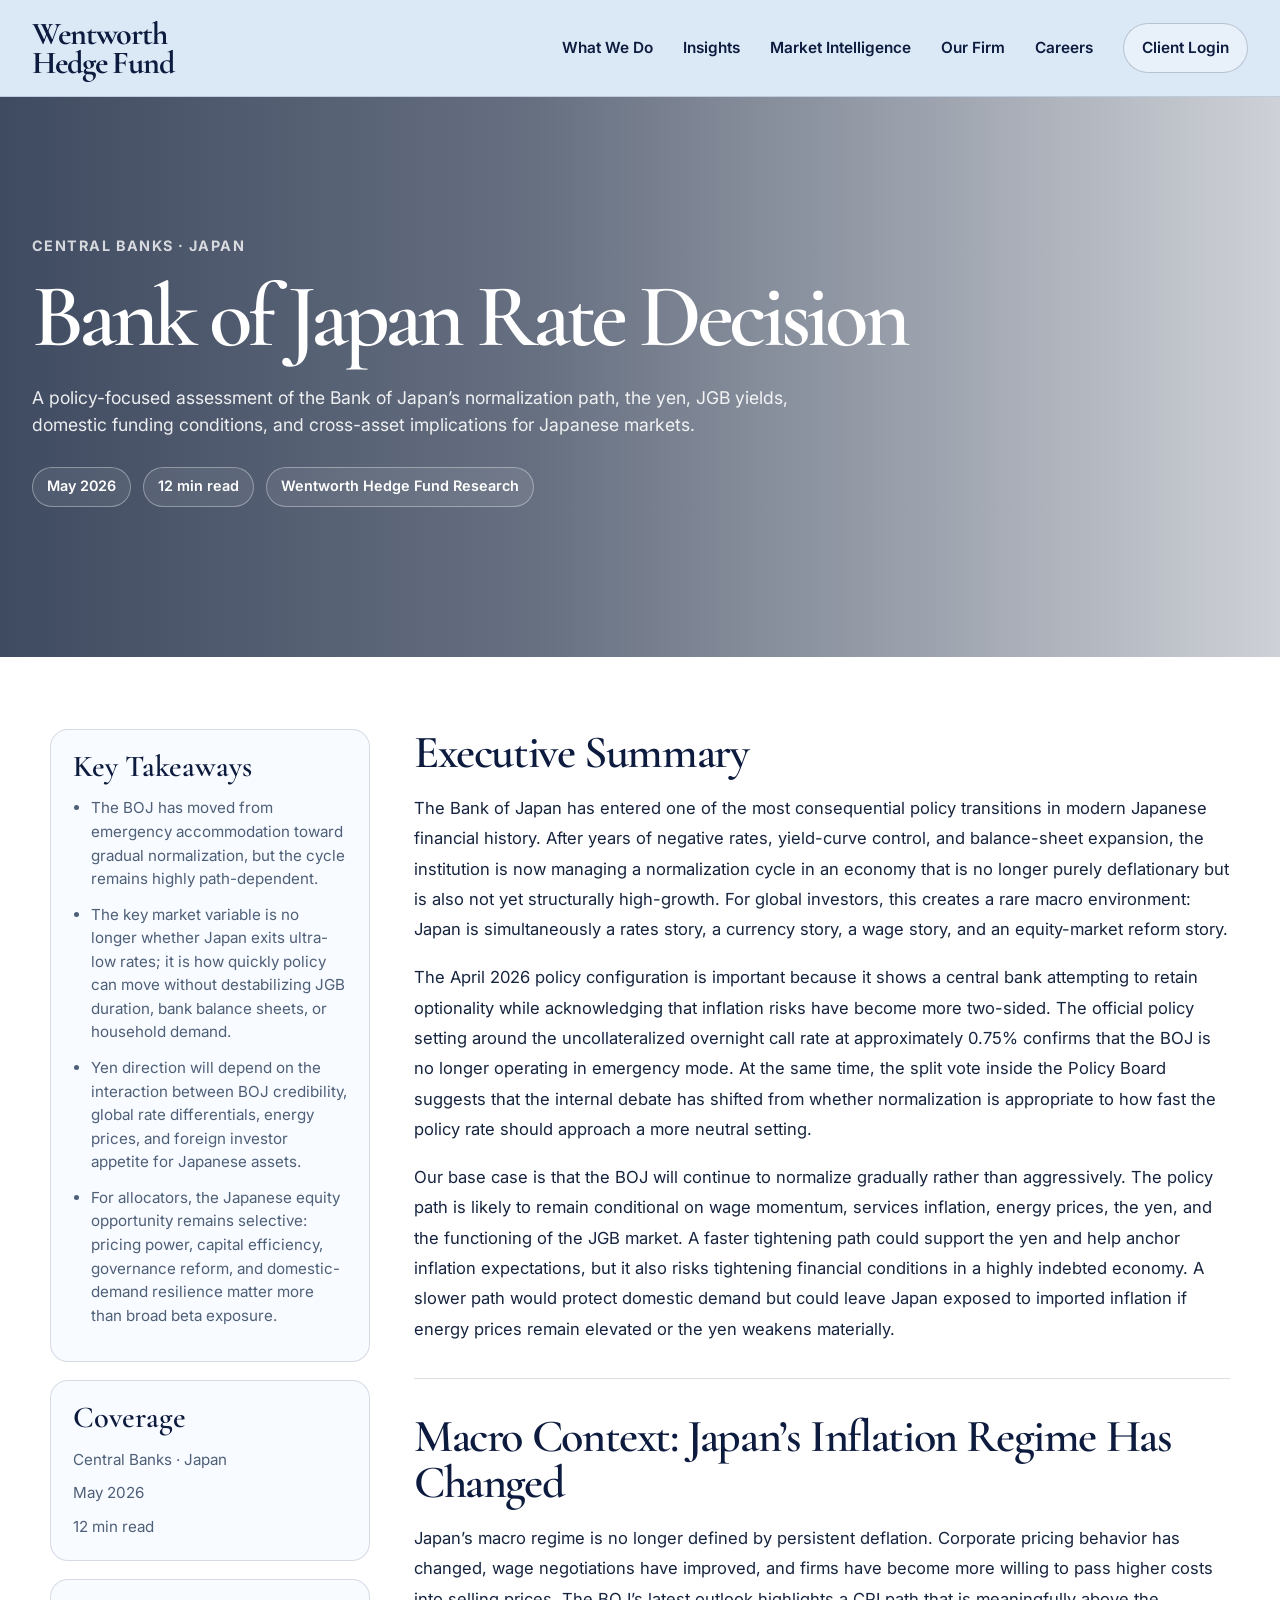
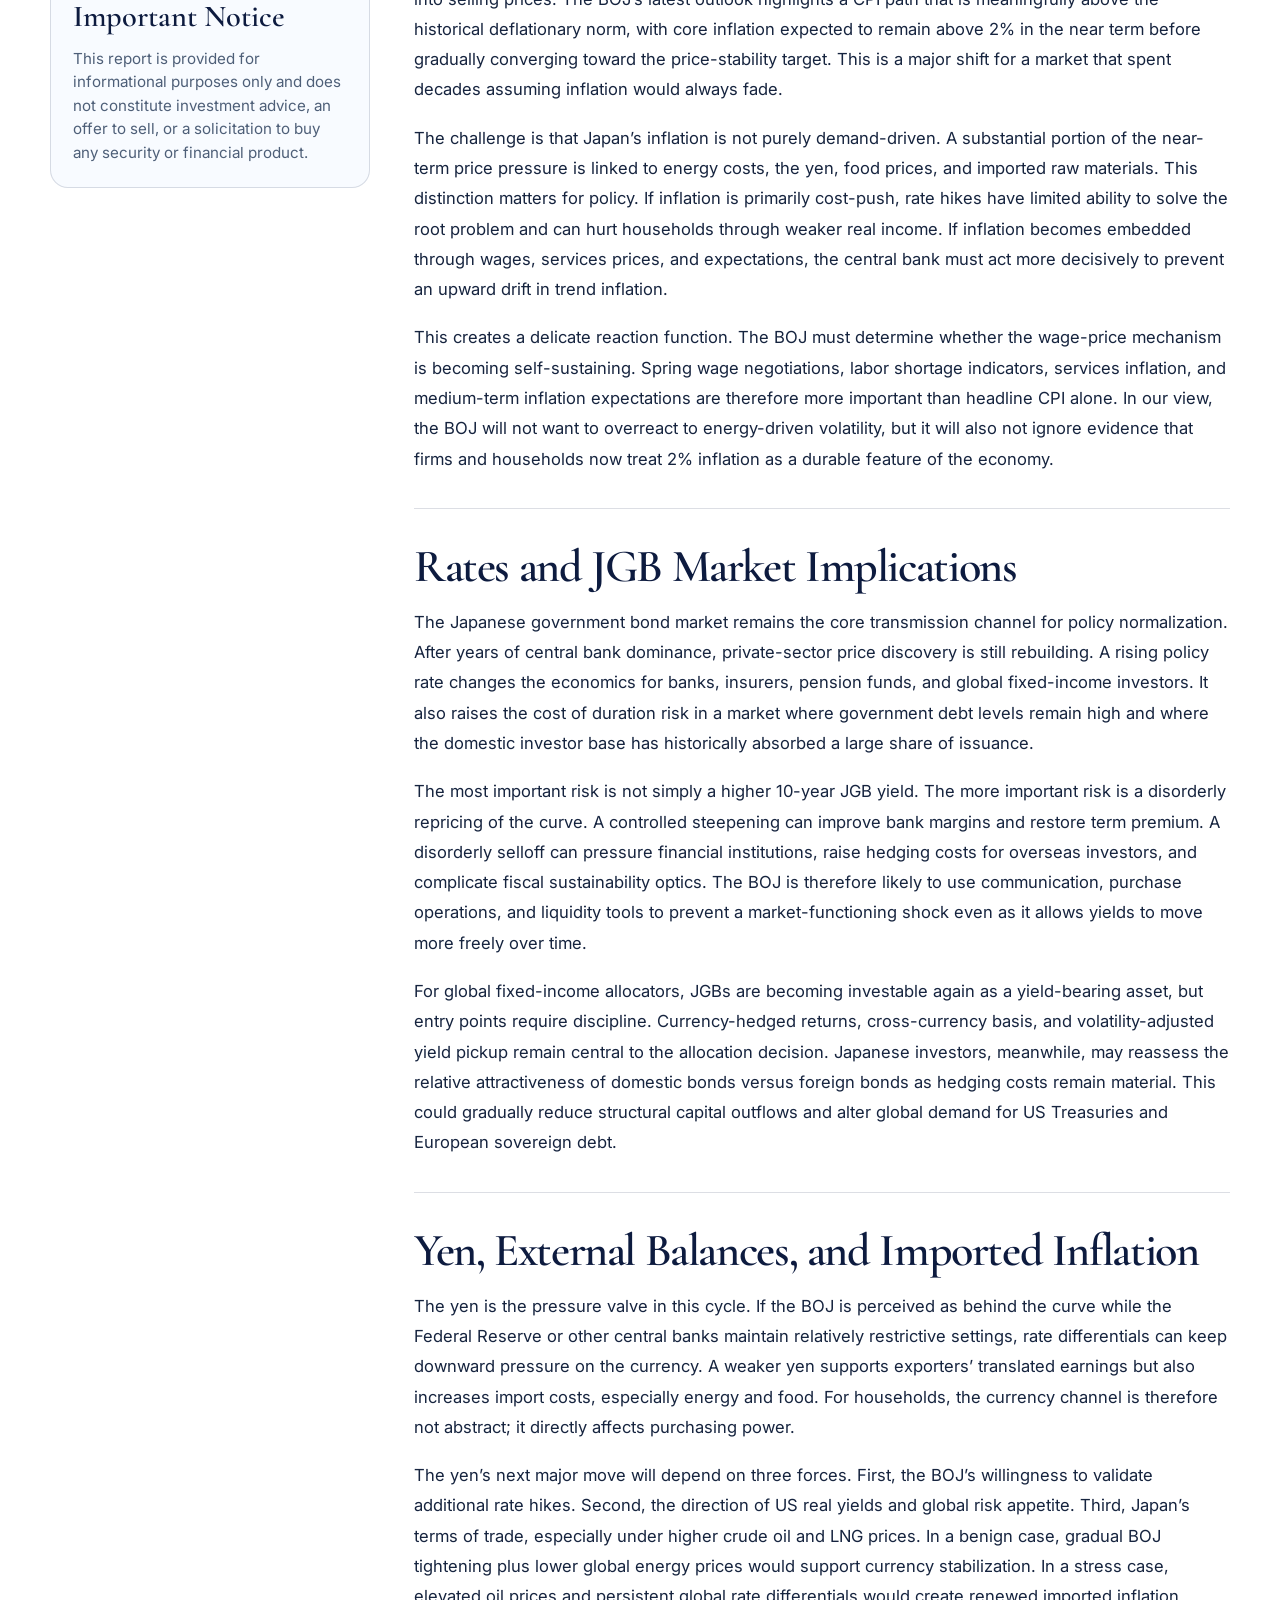
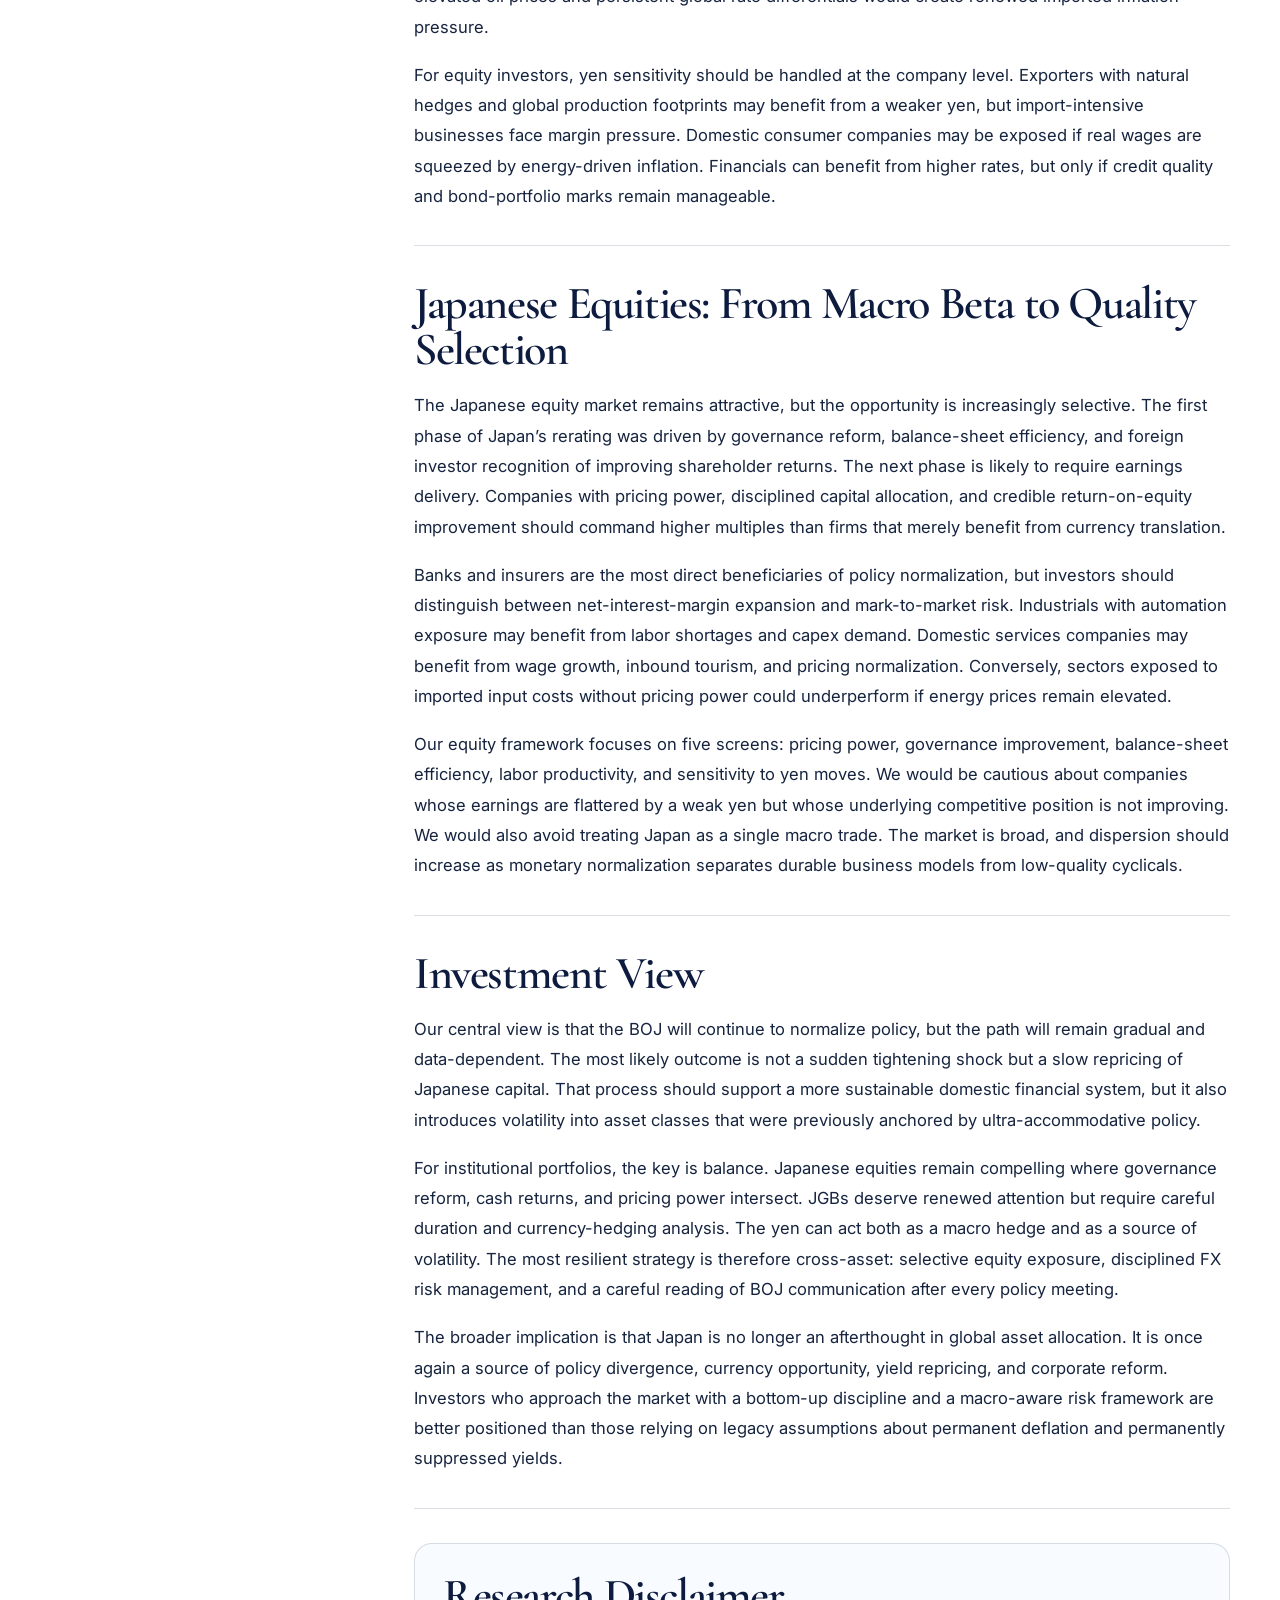
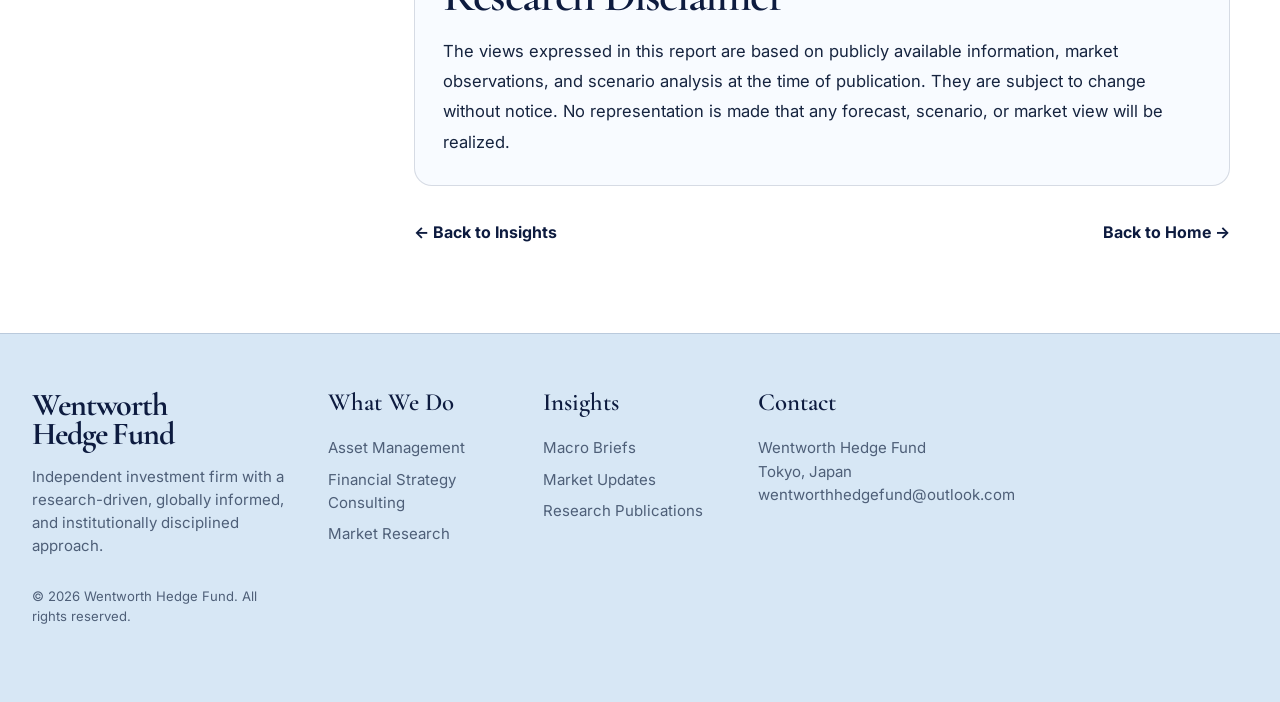
<file: pages/boj-rate-decision.html>
<!DOCTYPE html>
<html lang="en">
<head>
  <meta charset="UTF-8" />
  <meta name="viewport" content="width=device-width, initial-scale=1.0" />

  <title>Bank of Japan Rate Decision | Wentworth Hedge Fund</title>
  <meta
    name="description"
    content="Wentworth Hedge Fund report on the Bank of Japan rate decision, yen, JGB yields, and Japanese market implications."
  />

  <link rel="preconnect" href="https://fonts.googleapis.com" />
  <link rel="preconnect" href="https://fonts.gstatic.com" crossorigin />
  <link
    href="https://fonts.googleapis.com/css2?family=Cormorant+Garamond:wght@500;600;700&family=Inter:wght@400;500;600;700&display=swap"
    rel="stylesheet"
  />

  <link rel="stylesheet" href="../css/style.css" />
</head>

<body data-report-id="boj-rate-decision">
  <header class="site-header">
    <div class="container header-inner">
      <a href="../index.html" class="brand-link" aria-label="Wentworth Hedge Fund home">
        <span class="brand-line">Wentworth</span>
        <span class="brand-line">Hedge Fund</span>
      </a>

      <button class="menu-toggle" aria-expanded="false" aria-controls="primaryNav" aria-label="Open navigation menu">
        <span></span>
        <span></span>
        <span></span>
      </button>

      <nav class="site-nav" id="primaryNav" aria-label="Primary navigation">
        <a href="./what-we-do.html">What We Do</a>
        <a href="./insights.html">Insights</a>
        <a href="./market-intelligence.html">Market Intelligence</a>
        <a href="./our-firm.html">Our Firm</a>
        <a href="./careers.html">Careers</a>
        <a href="./client-login.html" class="client-login-link">Client Login</a>
      </nav>
    </div>
  </header>

  <main class="report-page">
    <section class="report-hero" id="reportHero">
      <div class="container report-hero-inner" id="reportHeroContent"></div>
    </section>

    <section class="report-content-section" id="reportArticleMount"></section>
  </main>

  <footer class="site-footer">
    <div class="container footer-grid">
      <div class="footer-brand-block">
        <a href="../index.html" class="brand-link footer-brand-link">
          <span class="brand-line">Wentworth</span>
          <span class="brand-line">Hedge Fund</span>
        </a>
        <p>
          Independent investment firm with a research-driven, globally informed,
          and institutionally disciplined approach.
        </p>
        <p class="copyright">© 2026 Wentworth Hedge Fund. All rights reserved.</p>
      </div>

      <div class="footer-column">
        <h4>What We Do</h4>
        <a href="./what-we-do.html">Asset Management</a>
        <a href="./what-we-do.html">Financial Strategy Consulting</a>
        <a href="./what-we-do.html">Market Research</a>
      </div>

      <div class="footer-column">
        <h4>Insights</h4>
        <a href="./insights.html">Macro Briefs</a>
        <a href="./insights.html">Market Updates</a>
        <a href="./insights.html">Research Publications</a>
      </div>

      <div class="footer-column contact-column">
        <h4>Contact</h4>
        <p>
          Wentworth Hedge Fund<br />
          Tokyo, Japan<br />
          <a href="mailto:wentworthhedgefund@outlook.com">wentworthhedgefund@outlook.com</a>
        </p>
      </div>
    </div>
  </footer>

  <script src="../js/main.js"></script>
  <script src="../js/report-data.js"></script>
  <script src="../js/report-render.js"></script>
</body>
</html>
</file>
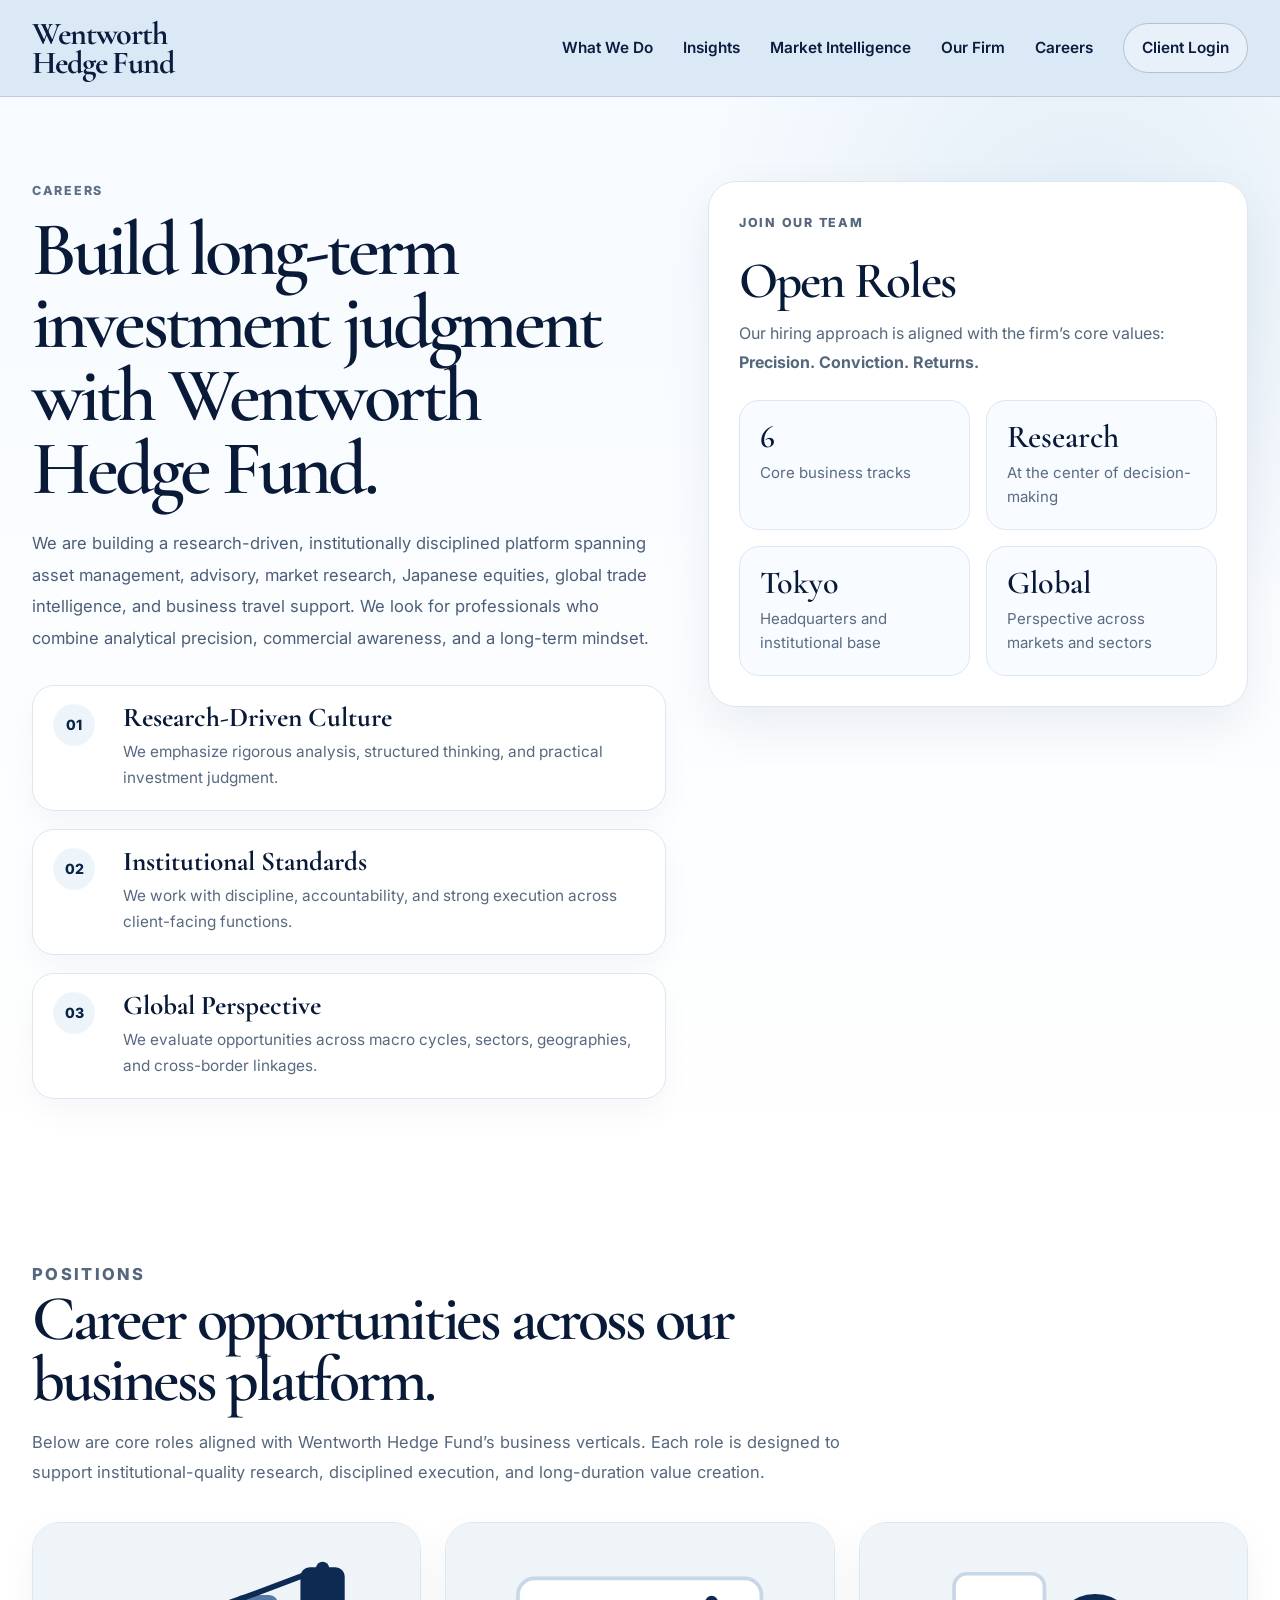
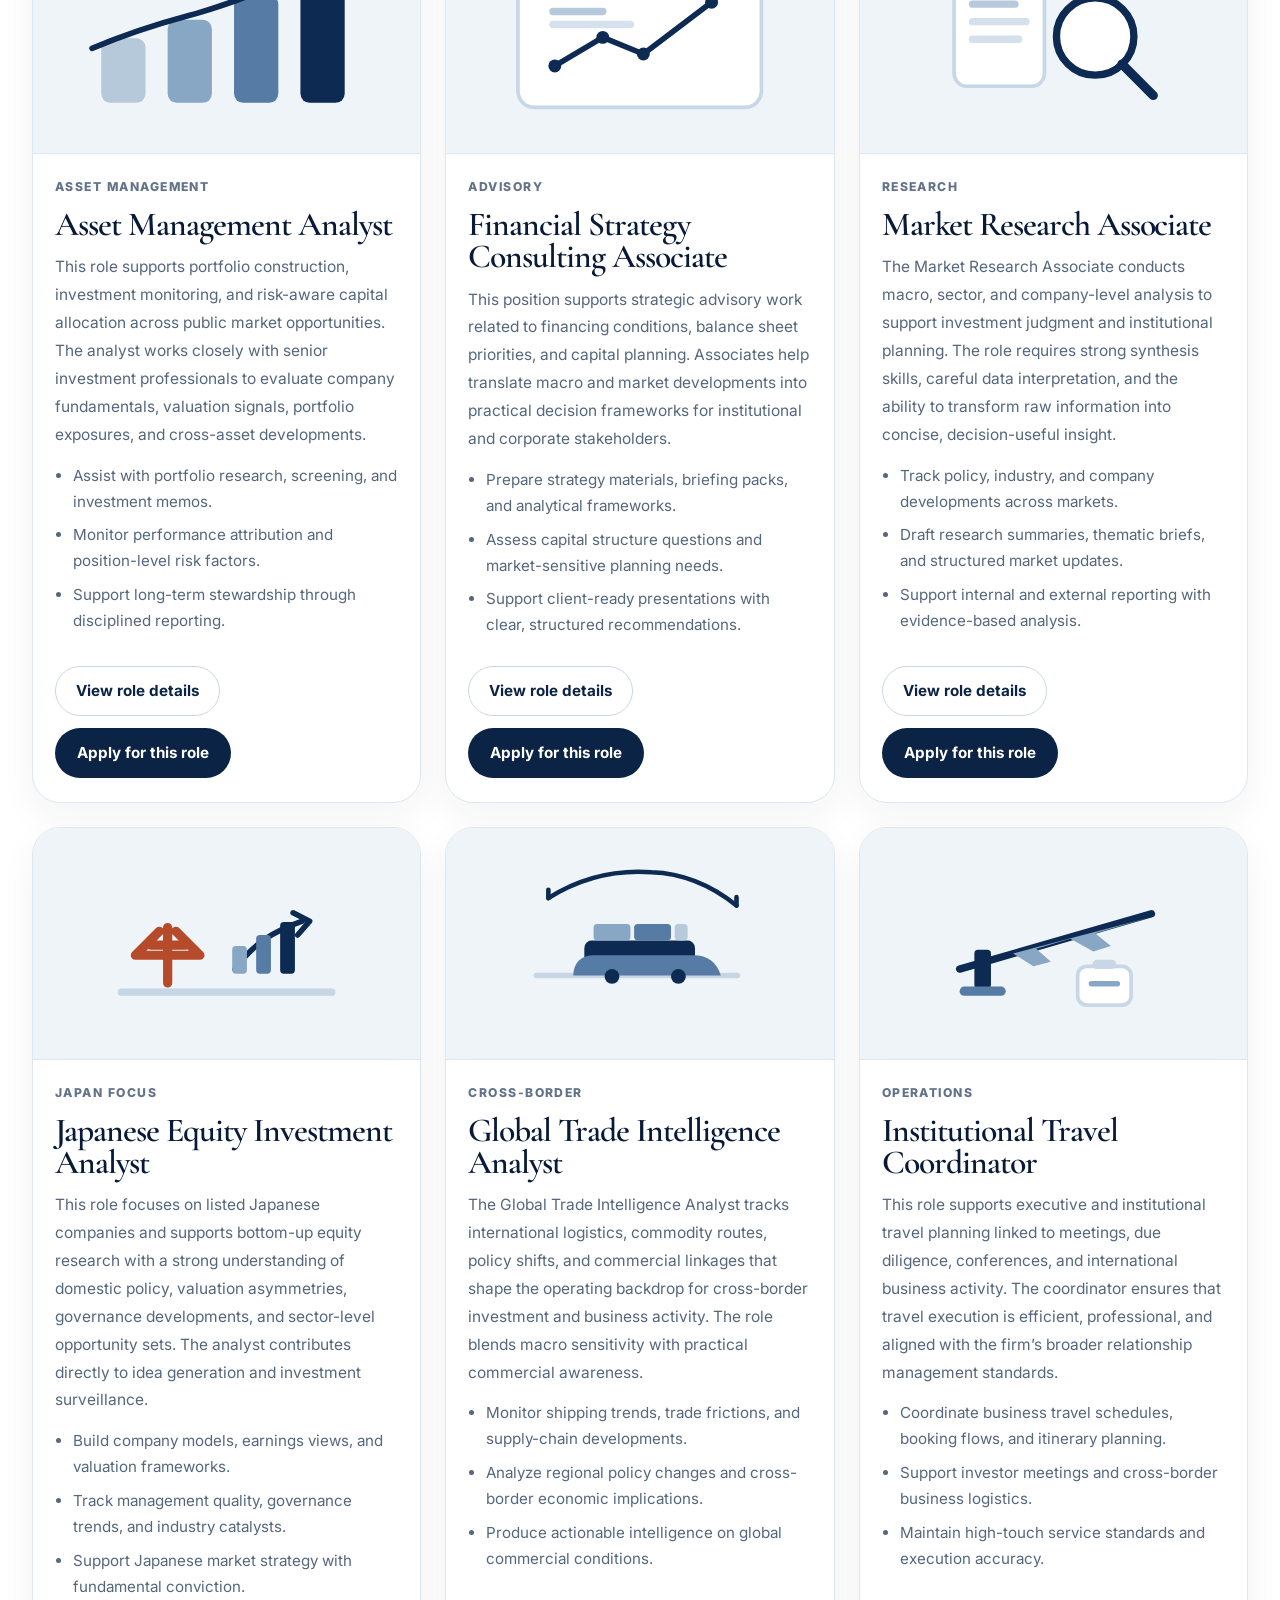
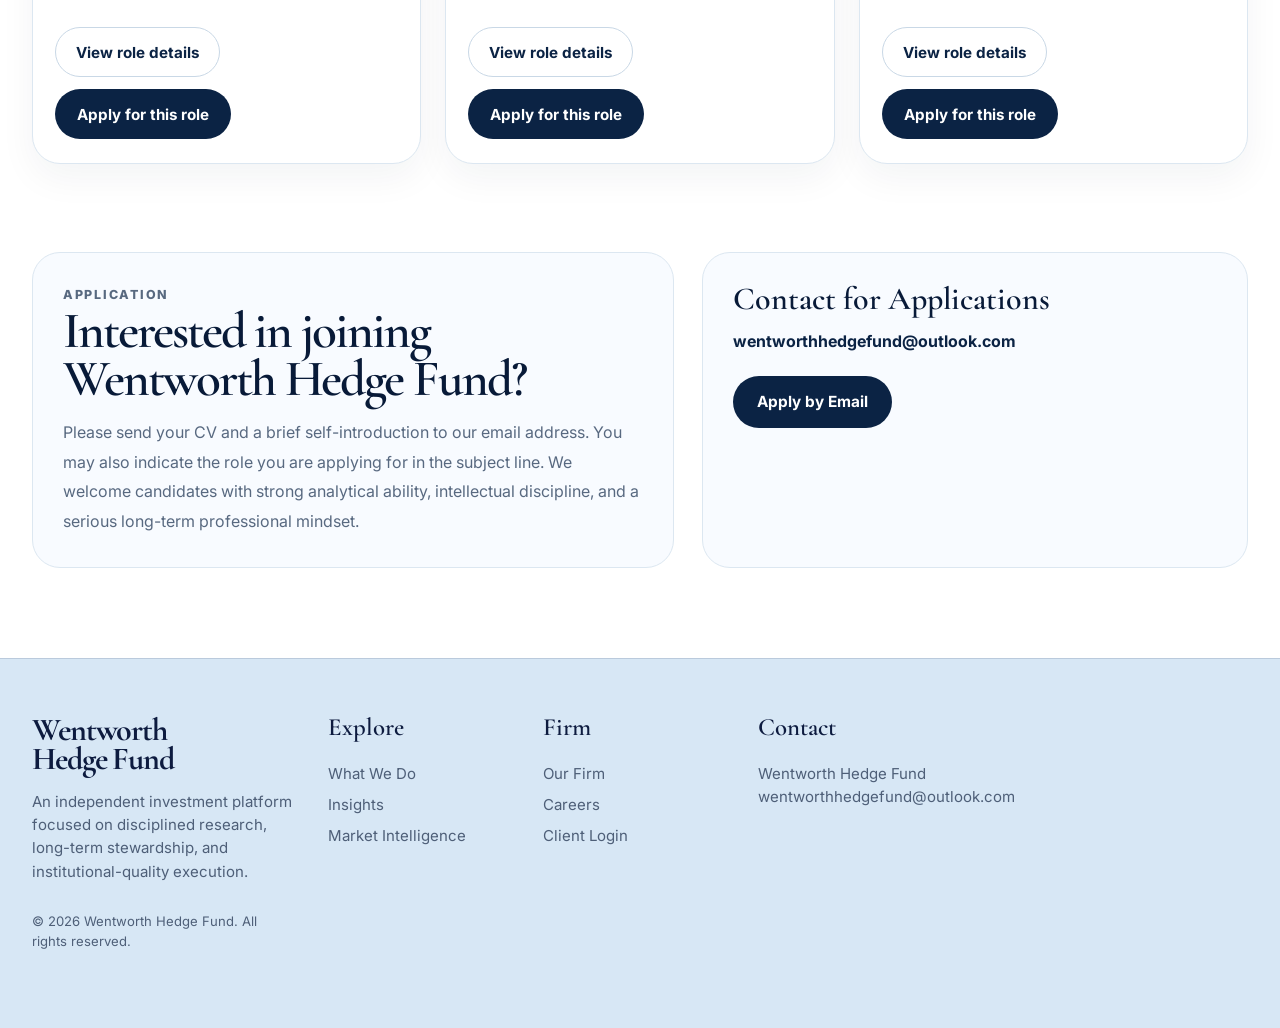
<file: pages/careers.html>
<!DOCTYPE html>
<html lang="en">
<head>
  <meta charset="UTF-8" />
  <meta name="viewport" content="width=device-width, initial-scale=1.0" />
  <title>Careers | Wentworth Hedge Fund</title>
  <meta
    name="description"
    content="Explore career opportunities at Wentworth Hedge Fund across asset management, strategy consulting, market research, Japanese equity investment, global trade, and institutional travel."
  />

  <link rel="preconnect" href="https://fonts.googleapis.com" />
  <link rel="preconnect" href="https://fonts.gstatic.com" crossorigin />
  <link
    href="https://fonts.googleapis.com/css2?family=Cormorant+Garamond:wght@500;600;700&family=Inter:wght@400;500;600;700;800&display=swap"
    rel="stylesheet"
  />

  <link rel="stylesheet" href="../css/style.css" />
</head>
<body>
  <!-- HEADER -->
  <header class="site-header">
    <div class="container header-inner">
      <a href="../index.html" class="brand-link" aria-label="Wentworth Hedge Fund home">
        <span class="brand-line">Wentworth</span>
        <span class="brand-line">Hedge Fund</span>
      </a>

      <button class="menu-toggle" aria-expanded="false" aria-controls="primaryNav" aria-label="Open navigation menu">
        <span></span>
        <span></span>
        <span></span>
      </button>

      <nav class="site-nav" id="primaryNav" aria-label="Primary navigation">
        <a href="./what-we-do.html">What We Do</a>
        <a href="./insights.html">Insights</a>
        <a href="./market-intelligence.html">Market Intelligence</a>
        <a href="./our-firm.html">Our Firm</a>
        <a href="./careers.html" class="active">Careers</a>
        <a href="./client-login.html" class="client-login-link">Client Login</a>
      </nav>
    </div>
  </header>

  <main class="careers-page">
    <!-- HERO -->
    <section class="careers-hero">
      <div class="container careers-hero-grid">
        <div class="careers-hero-copy">
          <p class="careers-eyebrow">CAREERS</p>
          <h1>Build long-term investment judgment with Wentworth Hedge Fund.</h1>
          <p class="careers-hero-text">
            We are building a research-driven, institutionally disciplined platform spanning asset management,
            advisory, market research, Japanese equities, global trade intelligence, and business travel support.
            We look for professionals who combine analytical precision, commercial awareness, and a long-term mindset.
          </p>

          <div class="careers-hero-points">
            <div class="careers-point">
              <span>01</span>
              <div>
                <h3>Research-Driven Culture</h3>
                <p>We emphasize rigorous analysis, structured thinking, and practical investment judgment.</p>
              </div>
            </div>

            <div class="careers-point">
              <span>02</span>
              <div>
                <h3>Institutional Standards</h3>
                <p>We work with discipline, accountability, and strong execution across client-facing functions.</p>
              </div>
            </div>

            <div class="careers-point">
              <span>03</span>
              <div>
                <h3>Global Perspective</h3>
                <p>We evaluate opportunities across macro cycles, sectors, geographies, and cross-border linkages.</p>
              </div>
            </div>
          </div>
        </div>

        <div class="careers-hero-panel">
          <p class="careers-eyebrow">JOIN OUR TEAM</p>
          <h2>Open Roles</h2>
          <p>
            Our hiring approach is aligned with the firm’s core values:
            <strong>Precision. Conviction. Returns.</strong>
          </p>

          <div class="careers-stat-grid">
            <div class="careers-stat-card">
              <strong>6</strong>
              <span>Core business tracks</span>
            </div>
            <div class="careers-stat-card">
              <strong>Research</strong>
              <span>At the center of decision-making</span>
            </div>
            <div class="careers-stat-card">
              <strong>Tokyo</strong>
              <span>Headquarters and institutional base</span>
            </div>
            <div class="careers-stat-card">
              <strong>Global</strong>
              <span>Perspective across markets and sectors</span>
            </div>
          </div>
        </div>
      </div>
    </section>

    <!-- OPEN ROLES -->
    <section class="careers-roles-section">
      <div class="container">
        <div class="careers-section-heading">
          <p class="careers-eyebrow">POSITIONS</p>
          <h2>Career opportunities across our business platform.</h2>
          <p>
            Below are core roles aligned with Wentworth Hedge Fund’s business verticals. Each role is designed
            to support institutional-quality research, disciplined execution, and long-duration value creation.
          </p>
        </div>

        <div class="careers-card-grid">
          <!-- 1 -->
          <article class="career-role-card">
            <div class="career-role-visual">
              <svg viewBox="0 0 420 250" xmlns="http://www.w3.org/2000/svg" aria-hidden="true">
                <rect width="420" height="250" rx="28" fill="#eef4f8"/>
                <rect x="74" y="125" width="48" height="70" rx="10" fill="#b6c9db"/>
                <rect x="146" y="105" width="48" height="90" rx="10" fill="#88a7c4"/>
                <rect x="218" y="78" width="48" height="117" rx="10" fill="#567ba4"/>
                <rect x="290" y="48" width="48" height="147" rx="10" fill="#0d2a52"/>
                <path d="M64 136C99 121 129 111 170 100C211 89 250 73 314 49" fill="none" stroke="#0d2a52" stroke-width="6" stroke-linecap="round"/>
                <circle cx="314" cy="49" r="7" fill="#0d2a52"/>
              </svg>
            </div>
            <div class="career-role-body">
              <span class="career-role-tag">Asset Management</span>
              <h3>Asset Management Analyst</h3>
              <p>
                This role supports portfolio construction, investment monitoring, and risk-aware capital allocation
                across public market opportunities. The analyst works closely with senior investment professionals
                to evaluate company fundamentals, valuation signals, portfolio exposures, and cross-asset developments.
              </p>
              <ul>
                <li>Assist with portfolio research, screening, and investment memos.</li>
                <li>Monitor performance attribution and position-level risk factors.</li>
                <li>Support long-term stewardship through disciplined reporting.</li>
              </ul>
              <a
                class="career-apply-btn"
                href="mailto:wentworthhedgefund@outlook.com?subject=Application%20-%20Asset%20Management%20Analyst"
              >
                Apply for this role
              </a>
            </div>
          </article>

          <!-- 2 -->
          <article class="career-role-card">
            <div class="career-role-visual">
              <svg viewBox="0 0 420 250" xmlns="http://www.w3.org/2000/svg" aria-hidden="true">
                <rect width="420" height="250" rx="28" fill="#eef4f8"/>
                <rect x="78" y="60" width="264" height="140" rx="18" fill="#ffffff" stroke="#c8d7e6" stroke-width="4"/>
                <path d="M118 155L170 124L214 142L288 86" fill="none" stroke="#0d2a52" stroke-width="6" stroke-linecap="round" stroke-linejoin="round"/>
                <circle cx="118" cy="155" r="7" fill="#0d2a52"/>
                <circle cx="170" cy="124" r="7" fill="#0d2a52"/>
                <circle cx="214" cy="142" r="7" fill="#0d2a52"/>
                <circle cx="288" cy="86" r="7" fill="#0d2a52"/>
                <rect x="112" y="92" width="62" height="8" rx="4" fill="#b6c9db"/>
                <rect x="112" y="106" width="92" height="8" rx="4" fill="#d5e1ec"/>
              </svg>
            </div>
            <div class="career-role-body">
              <span class="career-role-tag">Advisory</span>
              <h3>Financial Strategy Consulting Associate</h3>
              <p>
                This position supports strategic advisory work related to financing conditions, balance sheet priorities,
                and capital planning. Associates help translate macro and market developments into practical decision
                frameworks for institutional and corporate stakeholders.
              </p>
              <ul>
                <li>Prepare strategy materials, briefing packs, and analytical frameworks.</li>
                <li>Assess capital structure questions and market-sensitive planning needs.</li>
                <li>Support client-ready presentations with clear, structured recommendations.</li>
              </ul>
              <a
                class="career-apply-btn"
                href="mailto:wentworthhedgefund@outlook.com?subject=Application%20-%20Financial%20Strategy%20Consulting%20Associate"
              >
                Apply for this role
              </a>
            </div>
          </article>

          <!-- 3 -->
          <article class="career-role-card">
            <div class="career-role-visual">
              <svg viewBox="0 0 420 250" xmlns="http://www.w3.org/2000/svg" aria-hidden="true">
                <rect width="420" height="250" rx="28" fill="#eef4f8"/>
                <rect x="102" y="55" width="98" height="122" rx="14" fill="#ffffff" stroke="#c8d7e6" stroke-width="4"/>
                <rect x="118" y="84" width="54" height="8" rx="4" fill="#b7cadb"/>
                <rect x="118" y="103" width="66" height="8" rx="4" fill="#d4e1ec"/>
                <rect x="118" y="122" width="58" height="8" rx="4" fill="#d4e1ec"/>
                <circle cx="255" cy="123" r="42" fill="#ffffff" stroke="#0d2a52" stroke-width="8"/>
                <line x1="284" y1="153" x2="318" y2="187" stroke="#0d2a52" stroke-width="10" stroke-linecap="round"/>
              </svg>
            </div>
            <div class="career-role-body">
              <span class="career-role-tag">Research</span>
              <h3>Market Research Associate</h3>
              <p>
                The Market Research Associate conducts macro, sector, and company-level analysis to support
                investment judgment and institutional planning. The role requires strong synthesis skills, careful
                data interpretation, and the ability to transform raw information into concise, decision-useful insight.
              </p>
              <ul>
                <li>Track policy, industry, and company developments across markets.</li>
                <li>Draft research summaries, thematic briefs, and structured market updates.</li>
                <li>Support internal and external reporting with evidence-based analysis.</li>
              </ul>
              <a
                class="career-apply-btn"
                href="mailto:wentworthhedgefund@outlook.com?subject=Application%20-%20Market%20Research%20Associate"
              >
                Apply for this role
              </a>
            </div>
          </article>

          <!-- 4 -->
          <article class="career-role-card">
            <div class="career-role-visual">
              <svg viewBox="0 0 420 250" xmlns="http://www.w3.org/2000/svg" aria-hidden="true">
                <rect width="420" height="250" rx="28" fill="#eef4f8"/>
                <rect x="92" y="174" width="236" height="8" rx="4" fill="#c7d6e4"/>
                <path d="M146 168V108M128 127H165M137 112L111 138H181L155 112" fill="none" stroke="#b54b2b" stroke-width="10" stroke-linecap="round" stroke-linejoin="round"/>
                <path d="M219 153C239 125 261 112 292 101" fill="none" stroke="#0d2a52" stroke-width="6" stroke-linecap="round"/>
                <path d="M282 92L300 101L287 116" fill="none" stroke="#0d2a52" stroke-width="6" stroke-linecap="round" stroke-linejoin="round"/>
                <rect x="216" y="128" width="16" height="30" rx="4" fill="#88a7c4"/>
                <rect x="242" y="116" width="16" height="42" rx="4" fill="#567ba4"/>
                <rect x="268" y="102" width="16" height="56" rx="4" fill="#0d2a52"/>
              </svg>
            </div>
            <div class="career-role-body">
              <span class="career-role-tag">Japan Focus</span>
              <h3>Japanese Equity Investment Analyst</h3>
              <p>
                This role focuses on listed Japanese companies and supports bottom-up equity research with a strong
                understanding of domestic policy, valuation asymmetries, governance developments, and sector-level
                opportunity sets. The analyst contributes directly to idea generation and investment surveillance.
              </p>
              <ul>
                <li>Build company models, earnings views, and valuation frameworks.</li>
                <li>Track management quality, governance trends, and industry catalysts.</li>
                <li>Support Japanese market strategy with fundamental conviction.</li>
              </ul>
              <a
                class="career-apply-btn"
                href="mailto:wentworthhedgefund@outlook.com?subject=Application%20-%20Japanese%20Equity%20Investment%20Analyst"
              >
                Apply for this role
              </a>
            </div>
          </article>

          <!-- 5 -->
          <article class="career-role-card">
            <div class="career-role-visual">
              <svg viewBox="0 0 420 250" xmlns="http://www.w3.org/2000/svg" aria-hidden="true">
                <rect width="420" height="250" rx="28" fill="#eef4f8"/>
                <path d="M98 160H316" stroke="#c6d6e4" stroke-width="6" stroke-linecap="round"/>
                <rect x="150" y="122" width="120" height="30" rx="8" fill="#0d2a52"/>
                <rect x="160" y="104" width="40" height="18" rx="4" fill="#88a7c4"/>
                <rect x="204" y="104" width="40" height="18" rx="4" fill="#567ba4"/>
                <rect x="248" y="104" width="14" height="18" rx="4" fill="#b7cadb"/>
                <path d="M138 160C138 146 147 138 160 138H268C284 138 294 146 298 160" fill="#567ba4"/>
                <circle cx="180" cy="161" r="8" fill="#0d2a52"/>
                <circle cx="252" cy="161" r="8" fill="#0d2a52"/>
                <path d="M111 76C146 54 182 45 223 48C253 49 285 60 315 84" fill="none" stroke="#0d2a52" stroke-width="5" stroke-linecap="round"/>
                <path d="M111 76L111 67M315 84L315 75" stroke="#0d2a52" stroke-width="5" stroke-linecap="round"/>
              </svg>
            </div>
            <div class="career-role-body">
              <span class="career-role-tag">Cross-Border</span>
              <h3>Global Trade Intelligence Analyst</h3>
              <p>
                The Global Trade Intelligence Analyst tracks international logistics, commodity routes, policy shifts,
                and commercial linkages that shape the operating backdrop for cross-border investment and business activity.
                The role blends macro sensitivity with practical commercial awareness.
              </p>
              <ul>
                <li>Monitor shipping trends, trade frictions, and supply-chain developments.</li>
                <li>Analyze regional policy changes and cross-border economic implications.</li>
                <li>Produce actionable intelligence on global commercial conditions.</li>
              </ul>
              <a
                class="career-apply-btn"
                href="mailto:wentworthhedgefund@outlook.com?subject=Application%20-%20Global%20Trade%20Intelligence%20Analyst"
              >
                Apply for this role
              </a>
            </div>
          </article>

          <!-- 6 -->
          <article class="career-role-card">
            <div class="career-role-visual">
              <svg viewBox="0 0 420 250" xmlns="http://www.w3.org/2000/svg" aria-hidden="true">
                <rect width="420" height="250" rx="28" fill="#eef4f8"/>
                <path d="M108 153L316 93" stroke="#0d2a52" stroke-width="8" stroke-linecap="round"/>
                <path d="M166 136L188 150L207 145L191 131L228 120L253 134L272 128L255 114L314 97" fill="#88a7c4"/>
                <rect x="124" y="132" width="18" height="42" rx="4" fill="#0d2a52"/>
                <rect x="108" y="172" width="50" height="10" rx="5" fill="#567ba4"/>
                <rect x="236" y="150" width="58" height="42" rx="10" fill="#ffffff" stroke="#c8d7e6" stroke-width="4"/>
                <rect x="252" y="143" width="26" height="10" rx="5" fill="#c8d7e6"/>
                <rect x="248" y="166" width="34" height="6" rx="3" fill="#88a7c4"/>
              </svg>
            </div>
            <div class="career-role-body">
              <span class="career-role-tag">Operations</span>
              <h3>Institutional Travel Coordinator</h3>
              <p>
                This role supports executive and institutional travel planning linked to meetings, due diligence,
                conferences, and international business activity. The coordinator ensures that travel execution is
                efficient, professional, and aligned with the firm’s broader relationship management standards.
              </p>
              <ul>
                <li>Coordinate business travel schedules, booking flows, and itinerary planning.</li>
                <li>Support investor meetings and cross-border business logistics.</li>
                <li>Maintain high-touch service standards and execution accuracy.</li>
              </ul>
              <a
                class="career-apply-btn"
                href="mailto:wentworthhedgefund@outlook.com?subject=Application%20-%20Institutional%20Travel%20Coordinator"
              >
                Apply for this role
              </a>
            </div>
          </article>
        </div>
      </div>
    </section>

    <!-- APPLY INFO -->
    <section class="careers-apply-section">
      <div class="container careers-apply-grid">
        <div class="careers-apply-copy">
          <p class="careers-eyebrow">APPLICATION</p>
          <h2>Interested in joining Wentworth Hedge Fund?</h2>
          <p>
            Please send your CV and a brief self-introduction to our email address. You may also indicate the role
            you are applying for in the subject line. We welcome candidates with strong analytical ability,
            intellectual discipline, and a serious long-term professional mindset.
          </p>
        </div>

        <div class="careers-apply-box">
          <h3>Contact for Applications</h3>
          <p class="careers-apply-email">wentworthhedgefund@outlook.com</p>
          <a
            class="careers-main-apply-btn"
            href="mailto:wentworthhedgefund@outlook.com?subject=Career%20Application%20-%20Wentworth%20Hedge%20Fund"
          >
            Apply by Email
          </a>
        </div>
      </div>
    </section>
  </main>

  <!-- FOOTER -->
  <footer class="site-footer">
    <div class="container footer-grid">
      <div class="footer-brand-block">
        <a href="../index.html" class="brand-link footer-brand-link">
          <span class="brand-line">Wentworth</span>
          <span class="brand-line">Hedge Fund</span>
        </a>
        <p>
          An independent investment platform focused on disciplined research,
          long-term stewardship, and institutional-quality execution.
        </p>
        <p class="copyright">© 2026 Wentworth Hedge Fund. All rights reserved.</p>
      </div>

      <div class="footer-column">
        <h4>Explore</h4>
        <a href="./what-we-do.html">What We Do</a>
        <a href="./insights.html">Insights</a>
        <a href="./market-intelligence.html">Market Intelligence</a>
      </div>

      <div class="footer-column">
        <h4>Firm</h4>
        <a href="./our-firm.html">Our Firm</a>
        <a href="./careers.html">Careers</a>
        <a href="./client-login.html">Client Login</a>
      </div>

      <div class="footer-column contact-column">
        <h4>Contact</h4>
        <p>
          Wentworth Hedge Fund<br />
          <a href="mailto:wentworthhedgefund@outlook.com">wentworthhedgefund@outlook.com</a>
        </p>
      </div>
    </div>
  </footer>

  <script src="../js/main.js"></script>
</body>
</html>
</file>
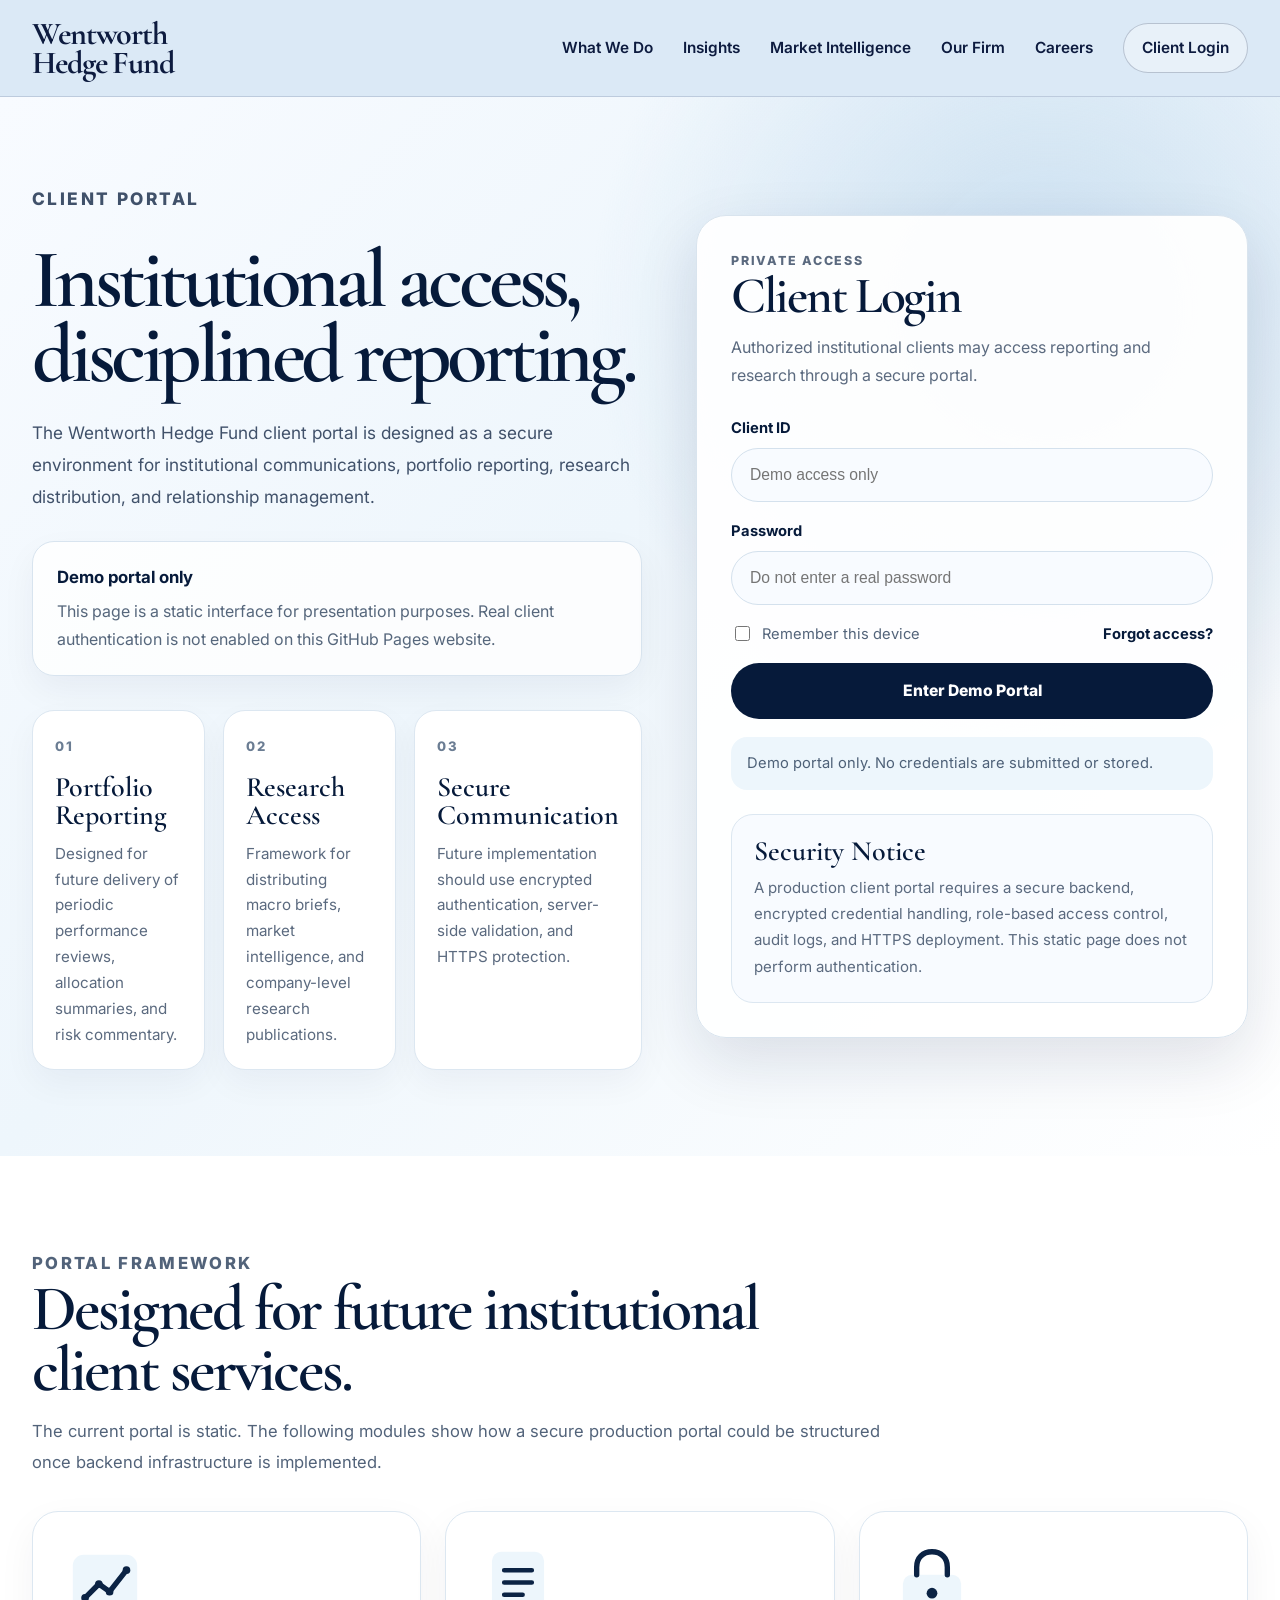
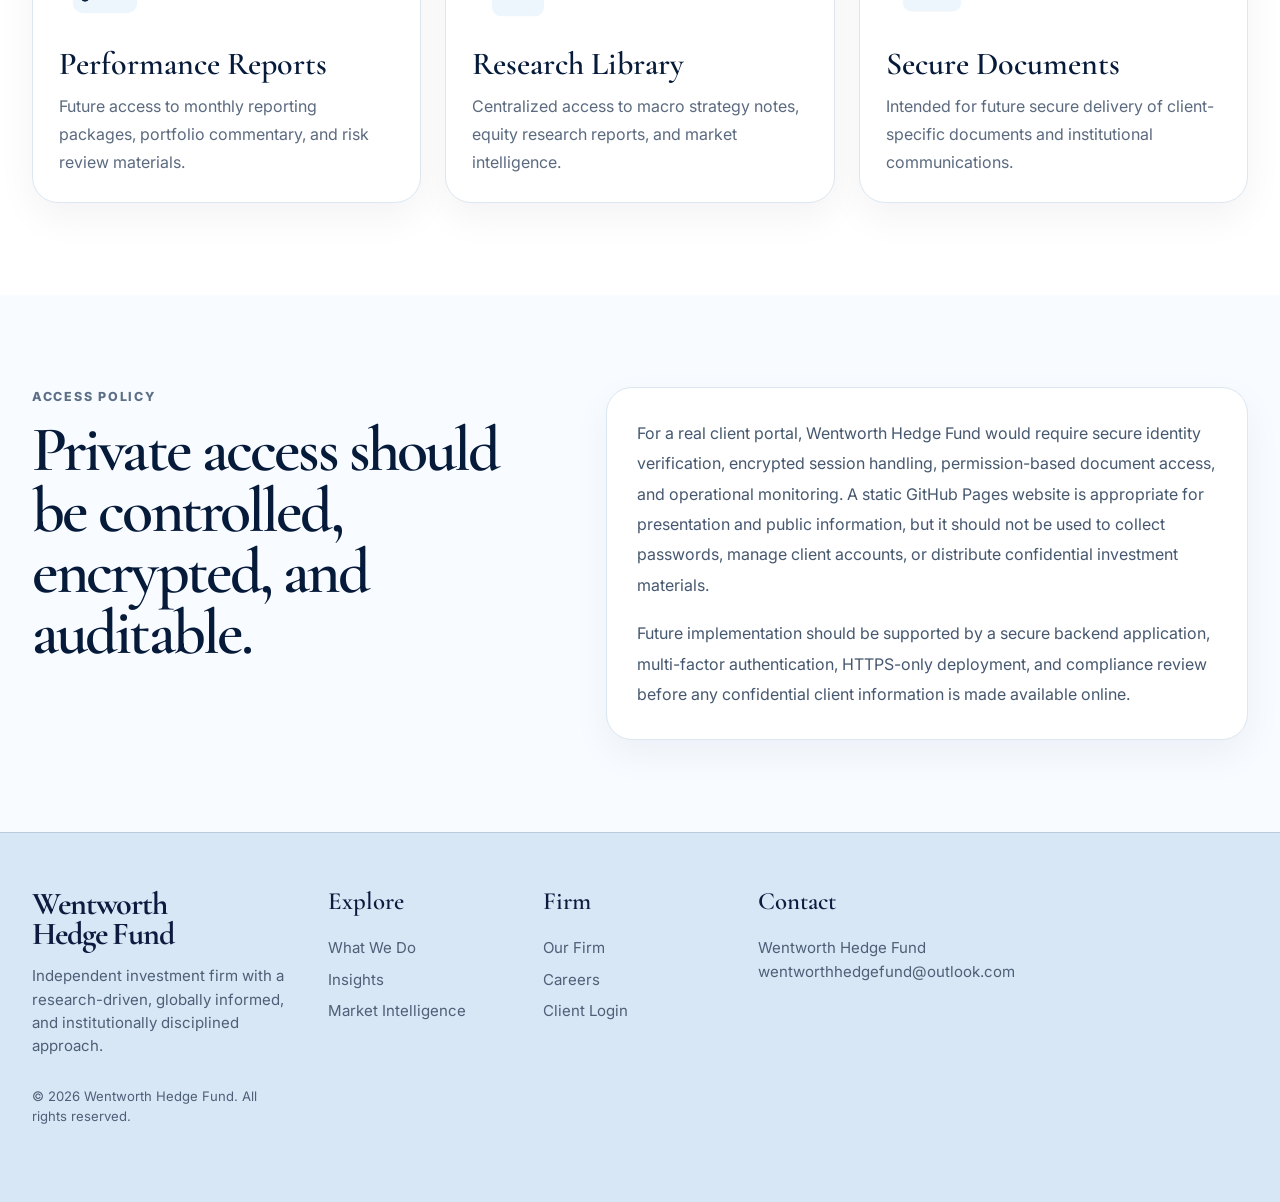
<file: pages/client-login.html>
<!DOCTYPE html>
<html lang="en">
<head>
  <meta charset="UTF-8" />
  <meta name="viewport" content="width=device-width, initial-scale=1.0" />

  <title>Client Login | Wentworth Hedge Fund</title>
  <meta
    name="description"
    content="Demo client login portal for Wentworth Hedge Fund. Static interface only."
  />

  <link rel="preconnect" href="https://fonts.googleapis.com" />
  <link rel="preconnect" href="https://fonts.gstatic.com" crossorigin />
  <link
    href="https://fonts.googleapis.com/css2?family=Cormorant+Garamond:wght@500;600;700&family=Inter:wght@400;500;600;700;800&display=swap"
    rel="stylesheet"
  />

  <link rel="stylesheet" href="../css/style.css" />
</head>

<body>
  <!-- HEADER -->
  <header class="site-header">
    <div class="container header-inner">
      <a href="../index.html" class="brand-link" aria-label="Wentworth Hedge Fund home">
        <span class="brand-line">Wentworth</span>
        <span class="brand-line">Hedge Fund</span>
      </a>

      <button class="menu-toggle" aria-expanded="false" aria-controls="primaryNav" aria-label="Open navigation menu">
        <span></span>
        <span></span>
        <span></span>
      </button>

      <nav class="site-nav" id="primaryNav" aria-label="Primary navigation">
        <a href="./what-we-do.html">What We Do</a>
        <a href="./insights.html">Insights</a>
        <a href="./market-intelligence.html">Market Intelligence</a>
        <a href="./our-firm.html">Our Firm</a>
        <a href="./careers.html">Careers</a>
        <a href="./client-login.html" class="client-login-link active">Client Login</a>
      </nav>
    </div>
  </header>

  <main class="client-login-page">

    <!-- HERO / LOGIN -->
    <section class="client-login-hero">
      <div class="container client-login-grid">

        <!-- LEFT CONTENT -->
        <div class="client-login-copy">
          <p class="client-eyebrow">CLIENT PORTAL</p>

          <h1>Institutional access, disciplined reporting.</h1>

          <p>
            The Wentworth Hedge Fund client portal is designed as a secure environment for
            institutional communications, portfolio reporting, research distribution, and
            relationship management.
          </p>

          <div class="client-login-note">
            <strong>Demo portal only</strong>
            <span>
              This page is a static interface for presentation purposes. Real client authentication
              is not enabled on this GitHub Pages website.
            </span>
          </div>

          <div class="client-feature-grid">
            <article>
              <span>01</span>
              <h3>Portfolio Reporting</h3>
              <p>Designed for future delivery of periodic performance reviews, allocation summaries, and risk commentary.</p>
            </article>

            <article>
              <span>02</span>
              <h3>Research Access</h3>
              <p>Framework for distributing macro briefs, market intelligence, and company-level research publications.</p>
            </article>

            <article>
              <span>03</span>
              <h3>Secure Communication</h3>
              <p>Future implementation should use encrypted authentication, server-side validation, and HTTPS protection.</p>
            </article>
          </div>
        </div>

        <!-- LOGIN CARD -->
        <aside class="client-login-card" aria-label="Demo client login panel">
          <div class="client-login-card-header">
            <p class="client-eyebrow">PRIVATE ACCESS</p>
            <h2>Client Login</h2>
            <p>
              Authorized institutional clients may access reporting and research through a secure portal.
            </p>
          </div>

          <form class="client-form" id="demoClientLoginForm">
            <div class="form-group">
              <label for="clientId">Client ID</label>
              <input
                type="text"
                id="clientId"
                name="clientId"
                placeholder="Demo access only"
                autocomplete="off"
              />
            </div>

            <div class="form-group">
              <label for="clientPassword">Password</label>
              <input
                type="password"
                id="clientPassword"
                name="clientPassword"
                placeholder="Do not enter a real password"
                autocomplete="off"
              />
            </div>

            <div class="form-row">
              <label class="remember-row">
                <input type="checkbox" />
                <span>Remember this device</span>
              </label>

              <a href="#" class="forgot-link">Forgot access?</a>
            </div>

            <button type="submit" class="client-submit-btn">
              Enter Demo Portal
            </button>

            <p class="client-form-message" id="clientFormMessage">
              Demo portal only. No credentials are submitted or stored.
            </p>
          </form>

          <div class="client-security-box">
            <h3>Security Notice</h3>
            <p>
              A production client portal requires a secure backend, encrypted credential handling,
              role-based access control, audit logs, and HTTPS deployment. This static page does not
              perform authentication.
            </p>
          </div>
        </aside>
      </div>
    </section>

    <!-- PORTAL MODULES -->
    <section class="client-modules-section">
      <div class="container">
        <div class="client-section-heading">
          <p class="client-eyebrow">PORTAL FRAMEWORK</p>
          <h2>Designed for future institutional client services.</h2>
          <p>
            The current portal is static. The following modules show how a secure production portal
            could be structured once backend infrastructure is implemented.
          </p>
        </div>

        <div class="client-module-grid">
          <article class="client-module-card">
            <div class="client-module-icon">
              <svg viewBox="0 0 120 120" xmlns="http://www.w3.org/2000/svg" aria-hidden="true">
                <rect x="18" y="22" width="84" height="76" rx="14" fill="#edf6fc"/>
                <path d="M34 78 L52 60 L66 70 L88 42" fill="none" stroke="#0b2344" stroke-width="7" stroke-linecap="round" stroke-linejoin="round"/>
                <circle cx="34" cy="78" r="5" fill="#0b2344"/>
                <circle cx="52" cy="60" r="5" fill="#0b2344"/>
                <circle cx="66" cy="70" r="5" fill="#0b2344"/>
                <circle cx="88" cy="42" r="5" fill="#0b2344"/>
              </svg>
            </div>
            <h3>Performance Reports</h3>
            <p>
              Future access to monthly reporting packages, portfolio commentary, and risk review materials.
            </p>
          </article>

          <article class="client-module-card">
            <div class="client-module-icon">
              <svg viewBox="0 0 120 120" xmlns="http://www.w3.org/2000/svg" aria-hidden="true">
                <rect x="26" y="18" width="68" height="84" rx="12" fill="#edf6fc"/>
                <path d="M42 42 H78 M42 58 H78 M42 74 H66" stroke="#0b2344" stroke-width="6" stroke-linecap="round"/>
              </svg>
            </div>
            <h3>Research Library</h3>
            <p>
              Centralized access to macro strategy notes, equity research reports, and market intelligence.
            </p>
          </article>

          <article class="client-module-card">
            <div class="client-module-icon">
              <svg viewBox="0 0 120 120" xmlns="http://www.w3.org/2000/svg" aria-hidden="true">
                <rect x="22" y="48" width="76" height="48" rx="12" fill="#edf6fc"/>
                <path d="M40 48 V38 C40 26 48 18 60 18 C72 18 80 26 80 38 V48" fill="none" stroke="#0b2344" stroke-width="7" stroke-linecap="round"/>
                <circle cx="60" cy="72" r="7" fill="#0b2344"/>
              </svg>
            </div>
            <h3>Secure Documents</h3>
            <p>
              Intended for future secure delivery of client-specific documents and institutional communications.
            </p>
          </article>
        </div>
      </div>
    </section>

    <!-- ACCESS POLICY -->
    <section class="client-policy-section">
      <div class="container client-policy-grid">
        <div>
          <p class="client-eyebrow">ACCESS POLICY</p>
          <h2>Private access should be controlled, encrypted, and auditable.</h2>
        </div>

        <div class="client-policy-content">
          <p>
            For a real client portal, Wentworth Hedge Fund would require secure identity verification,
            encrypted session handling, permission-based document access, and operational monitoring.
            A static GitHub Pages website is appropriate for presentation and public information, but it
            should not be used to collect passwords, manage client accounts, or distribute confidential
            investment materials.
          </p>

          <p>
            Future implementation should be supported by a secure backend application, multi-factor
            authentication, HTTPS-only deployment, and compliance review before any confidential client
            information is made available online.
          </p>
        </div>
      </div>
    </section>

  </main>

  <!-- FOOTER -->
  <footer class="site-footer">
    <div class="container footer-grid">
      <div class="footer-brand-block">
        <a href="../index.html" class="brand-link footer-brand-link">
          <span class="brand-line">Wentworth</span>
          <span class="brand-line">Hedge Fund</span>
        </a>

        <p>
          Independent investment firm with a research-driven, globally informed,
          and institutionally disciplined approach.
        </p>

        <p class="copyright">© 2026 Wentworth Hedge Fund. All rights reserved.</p>
      </div>

      <div class="footer-column">
        <h4>Explore</h4>
        <a href="./what-we-do.html">What We Do</a>
        <a href="./insights.html">Insights</a>
        <a href="./market-intelligence.html">Market Intelligence</a>
      </div>

      <div class="footer-column">
        <h4>Firm</h4>
        <a href="./our-firm.html">Our Firm</a>
        <a href="./careers.html">Careers</a>
        <a href="./client-login.html">Client Login</a>
      </div>

      <div class="footer-column contact-column">
        <h4>Contact</h4>
        <p>
          Wentworth Hedge Fund<br />
          <a href="mailto:wentworthhedgefund@outlook.com">wentworthhedgefund@outlook.com</a>
        </p>
      </div>
    </div>
  </footer>

  <script src="../js/main.js"></script>

  <script>
    const demoForm = document.getElementById("demoClientLoginForm");
    const message = document.getElementById("clientFormMessage");

    demoForm.addEventListener("submit", function (event) {
      event.preventDefault();

      message.textContent =
        "Demo portal only. Real authentication is not enabled on this static website.";

      message.classList.add("is-visible");

      document.getElementById("clientId").value = "";
      document.getElementById("clientPassword").value = "";
    });
  </script>
</body>
</html>
</file>
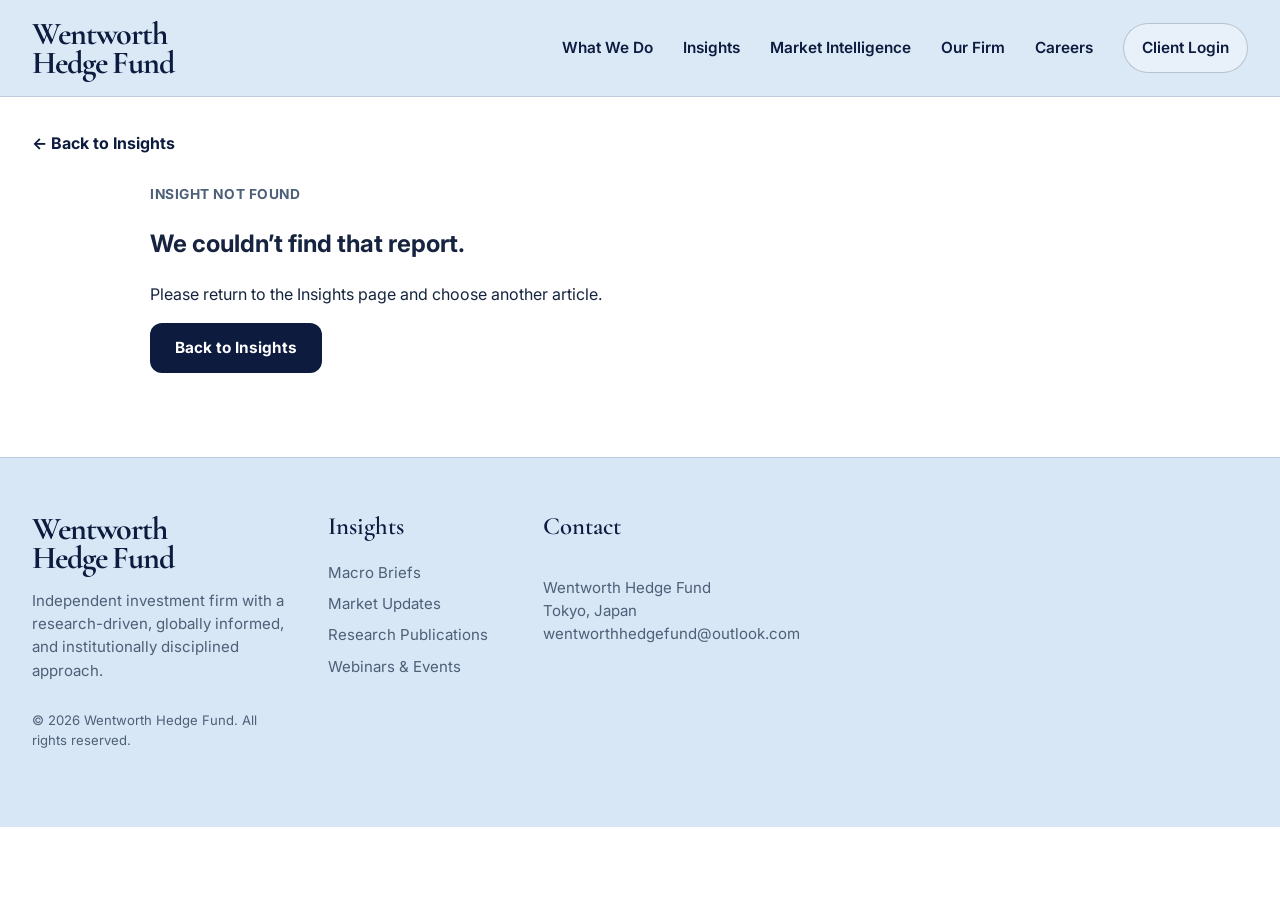
<file: pages/insight-detail.html>
<!DOCTYPE html>
<html lang="en">
<head>
  <meta charset="UTF-8" />
  <meta name="viewport" content="width=device-width, initial-scale=1.0" />
  <title>Insight Detail | Wentworth Hedge Fund</title>

  <link rel="preconnect" href="https://fonts.googleapis.com" />
  <link rel="preconnect" href="https://fonts.gstatic.com" crossorigin />
  <link
    href="https://fonts.googleapis.com/css2?family=Cormorant+Garamond:wght@500;600;700&family=Inter:wght@400;500;600;700&display=swap"
    rel="stylesheet"
  />

  <link rel="stylesheet" href="../css/style.css" />
</head>
<body>
  <header class="site-header">
    <div class="container header-inner">
      <a href="../index.html" class="brand-link" aria-label="Wentworth Hedge Fund home">
        <span class="brand-line">Wentworth</span>
        <span class="brand-line">Hedge Fund</span>
      </a>

      <button class="menu-toggle" aria-expanded="false" aria-controls="primaryNav" aria-label="Open navigation menu">
        <span></span>
        <span></span>
        <span></span>
      </button>

      <nav class="site-nav" id="primaryNav" aria-label="Primary navigation">
        <a href="./what-we-do.html">What We Do</a>
        <a href="./insights.html">Insights</a>
        <a href="./market-intelligence.html">Market Intelligence</a>
        <a href="./our-firm.html">Our Firm</a>
        <a href="./careers.html">Careers</a>
        <a href="./client-login.html" class="client-login-link">Client Login</a>
      </nav>
    </div>
  </header>

  <main class="insight-detail-page">
    <div class="container">
      <a href="./insights.html" class="back-link">← Back to Insights</a>
      <div id="insightDetailMount"></div>
    </div>
  </main>

  <footer class="site-footer">
    <div class="container footer-grid">
      <div class="footer-brand-block">
        <a href="../index.html" class="brand-link footer-brand-link">
          <span class="brand-line">Wentworth</span>
          <span class="brand-line">Hedge Fund</span>
        </a>
        <p>
          Independent investment firm with a research-driven, globally informed,
          and institutionally disciplined approach.
        </p>
        <p class="copyright">© 2026 Wentworth Hedge Fund. All rights reserved.</p>
      </div>

      <div class="footer-column">
        <h4>Insights</h4>
        <a href="./insights.html">Macro Briefs</a>
        <a href="./insights.html">Market Updates</a>
        <a href="./insights.html">Research Publications</a>
        <a href="./insights.html">Webinars & Events</a>
      </div>

      <div class="footer-column">
        <h4>Contact</h4>
        <p>
          Wentworth Hedge Fund<br />
          Tokyo, Japan<br />
          <a href="mailto:wentworthhedgefund@outlook.com">wentworthhedgefund@outlook.com</a>
        </p>
      </div>
    </div>
  </footer>

  <script src="../js/main.js"></script>
  <script src="../js/insights-data.js"></script>
  <script src="../js/insights.js"></script>
</body>
</html>
</file>
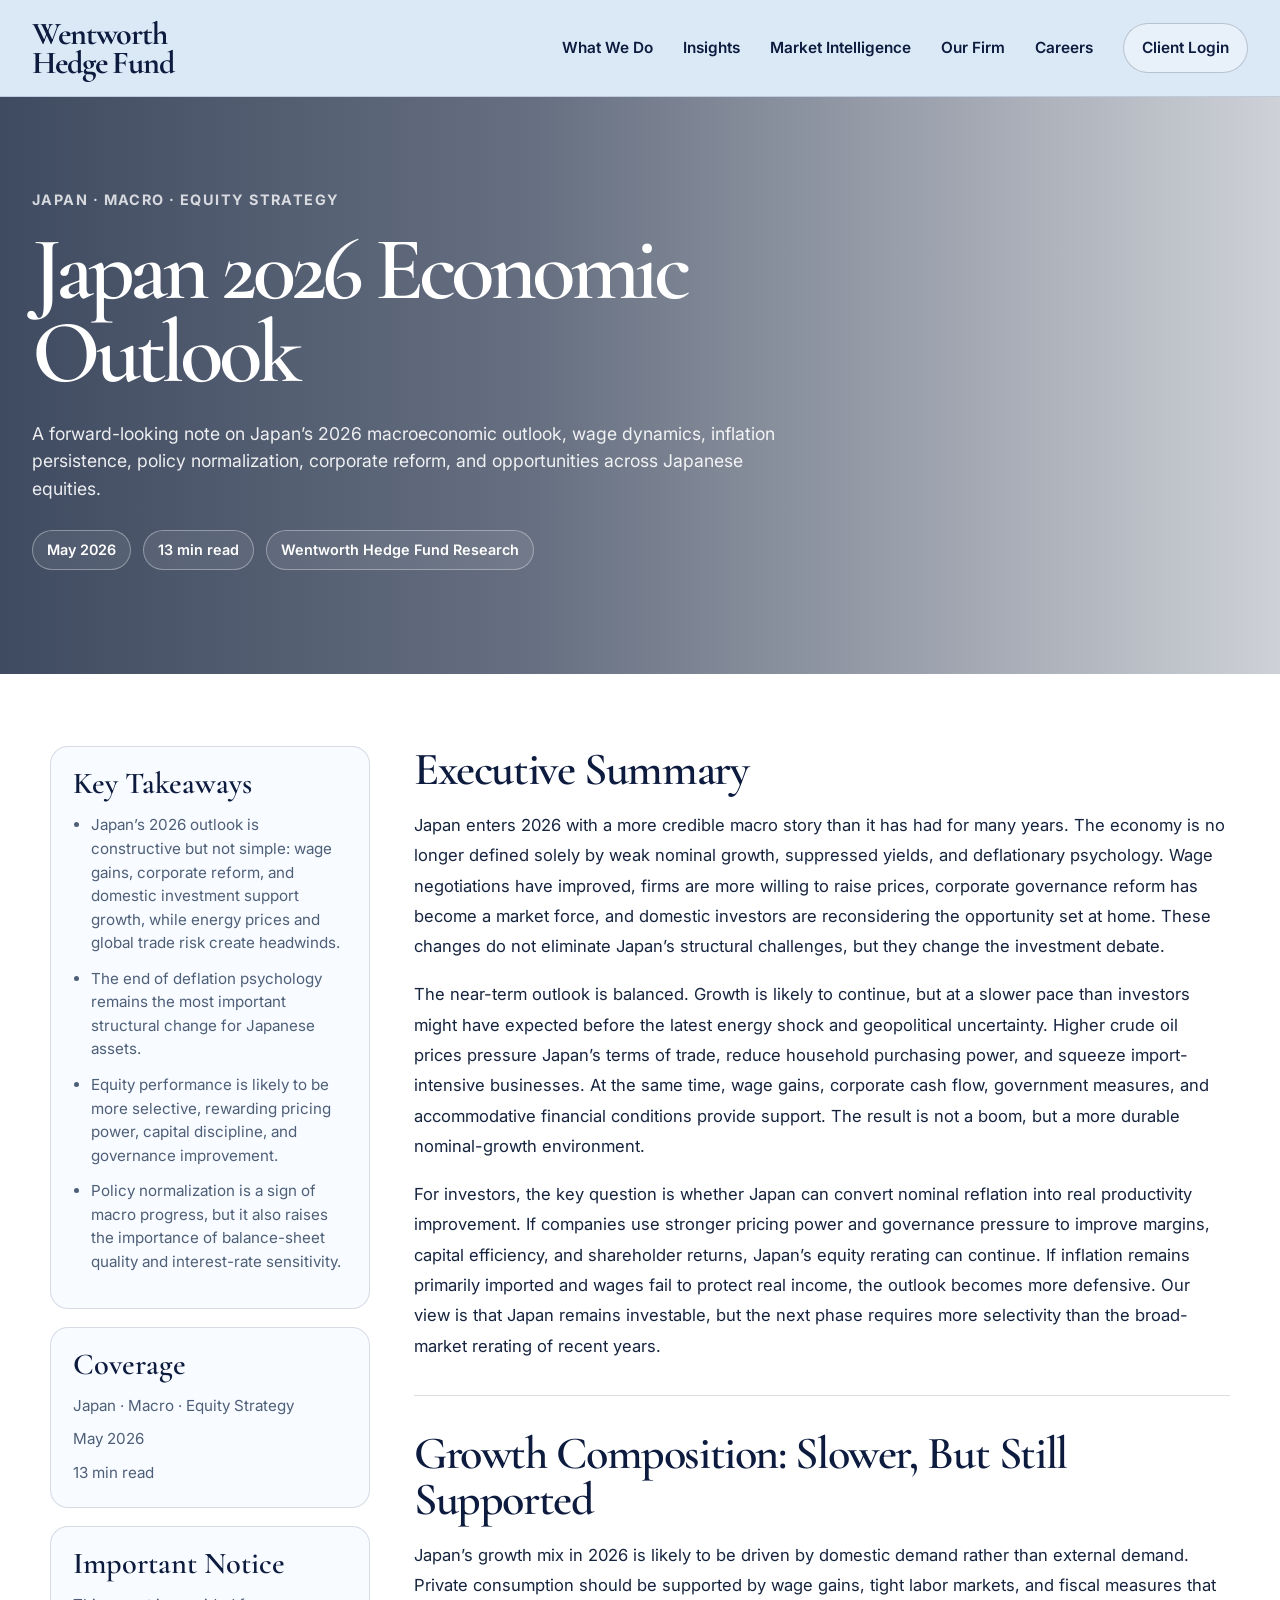
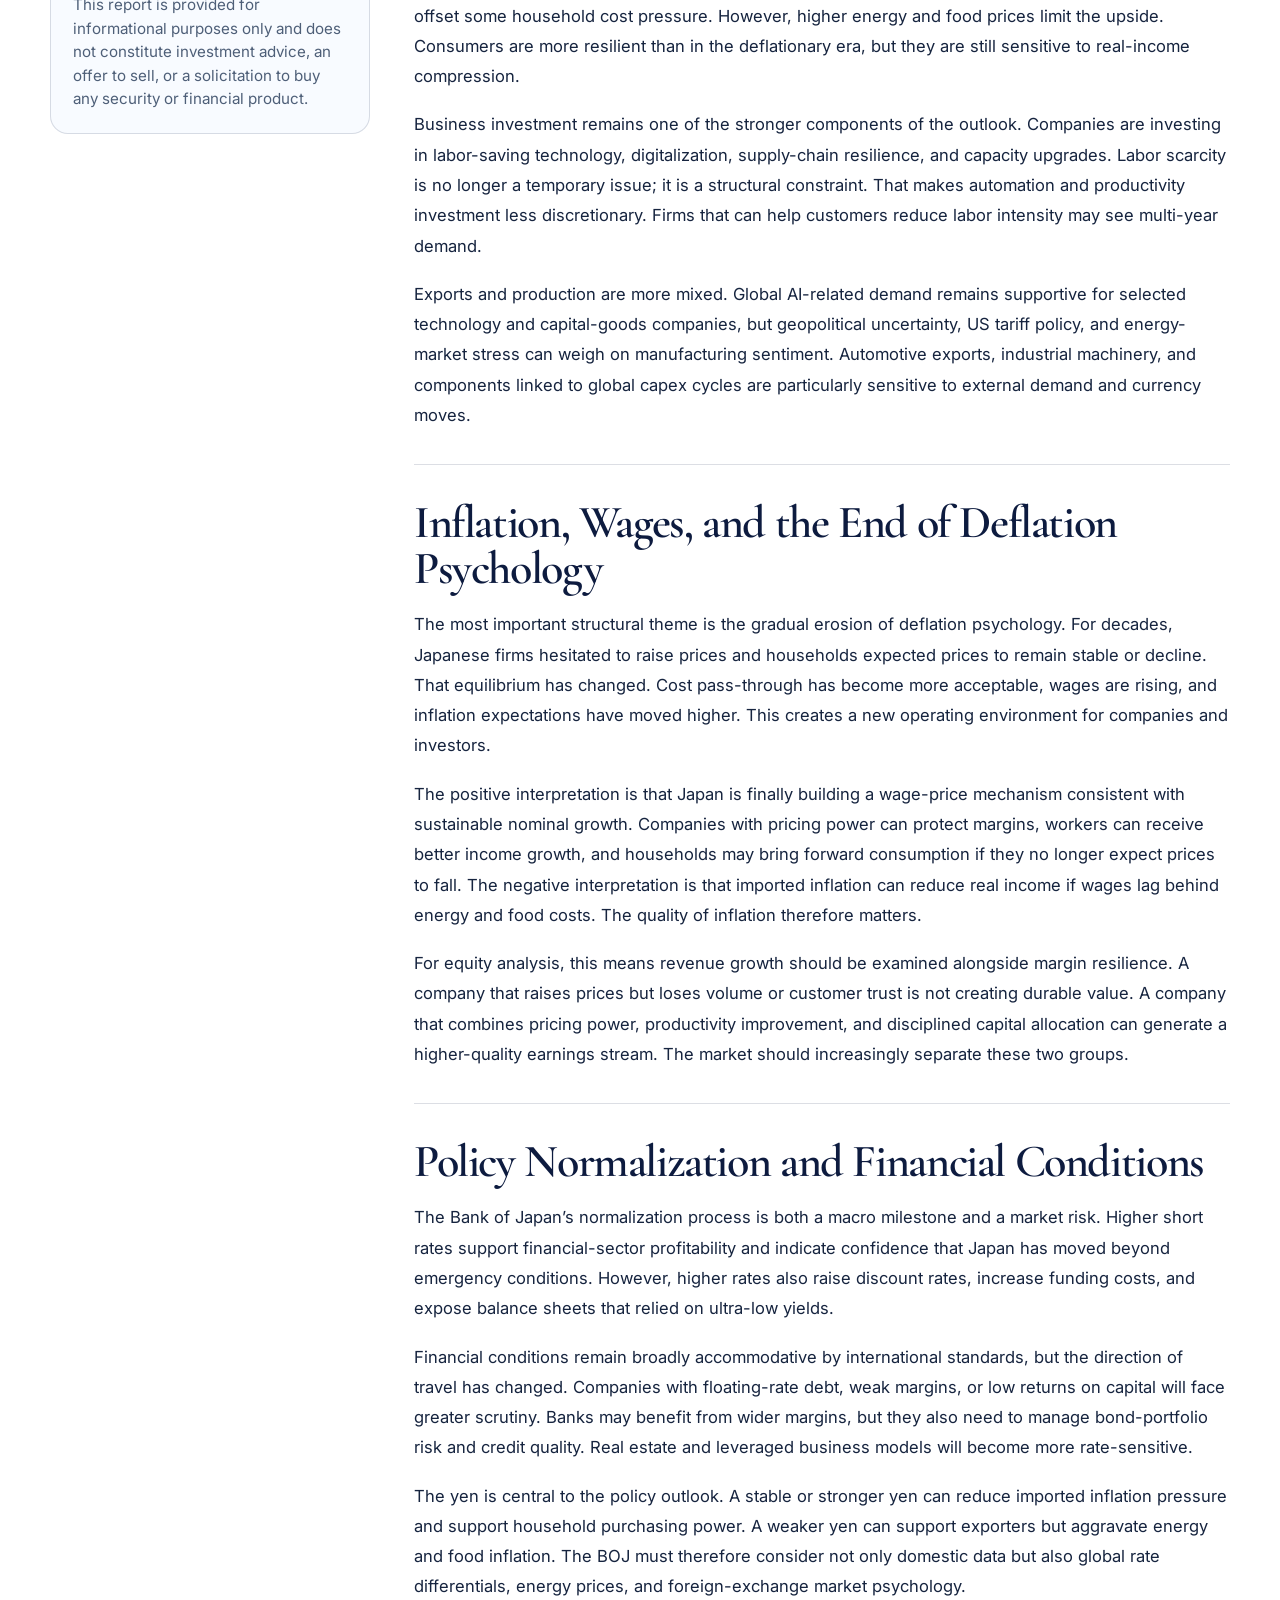
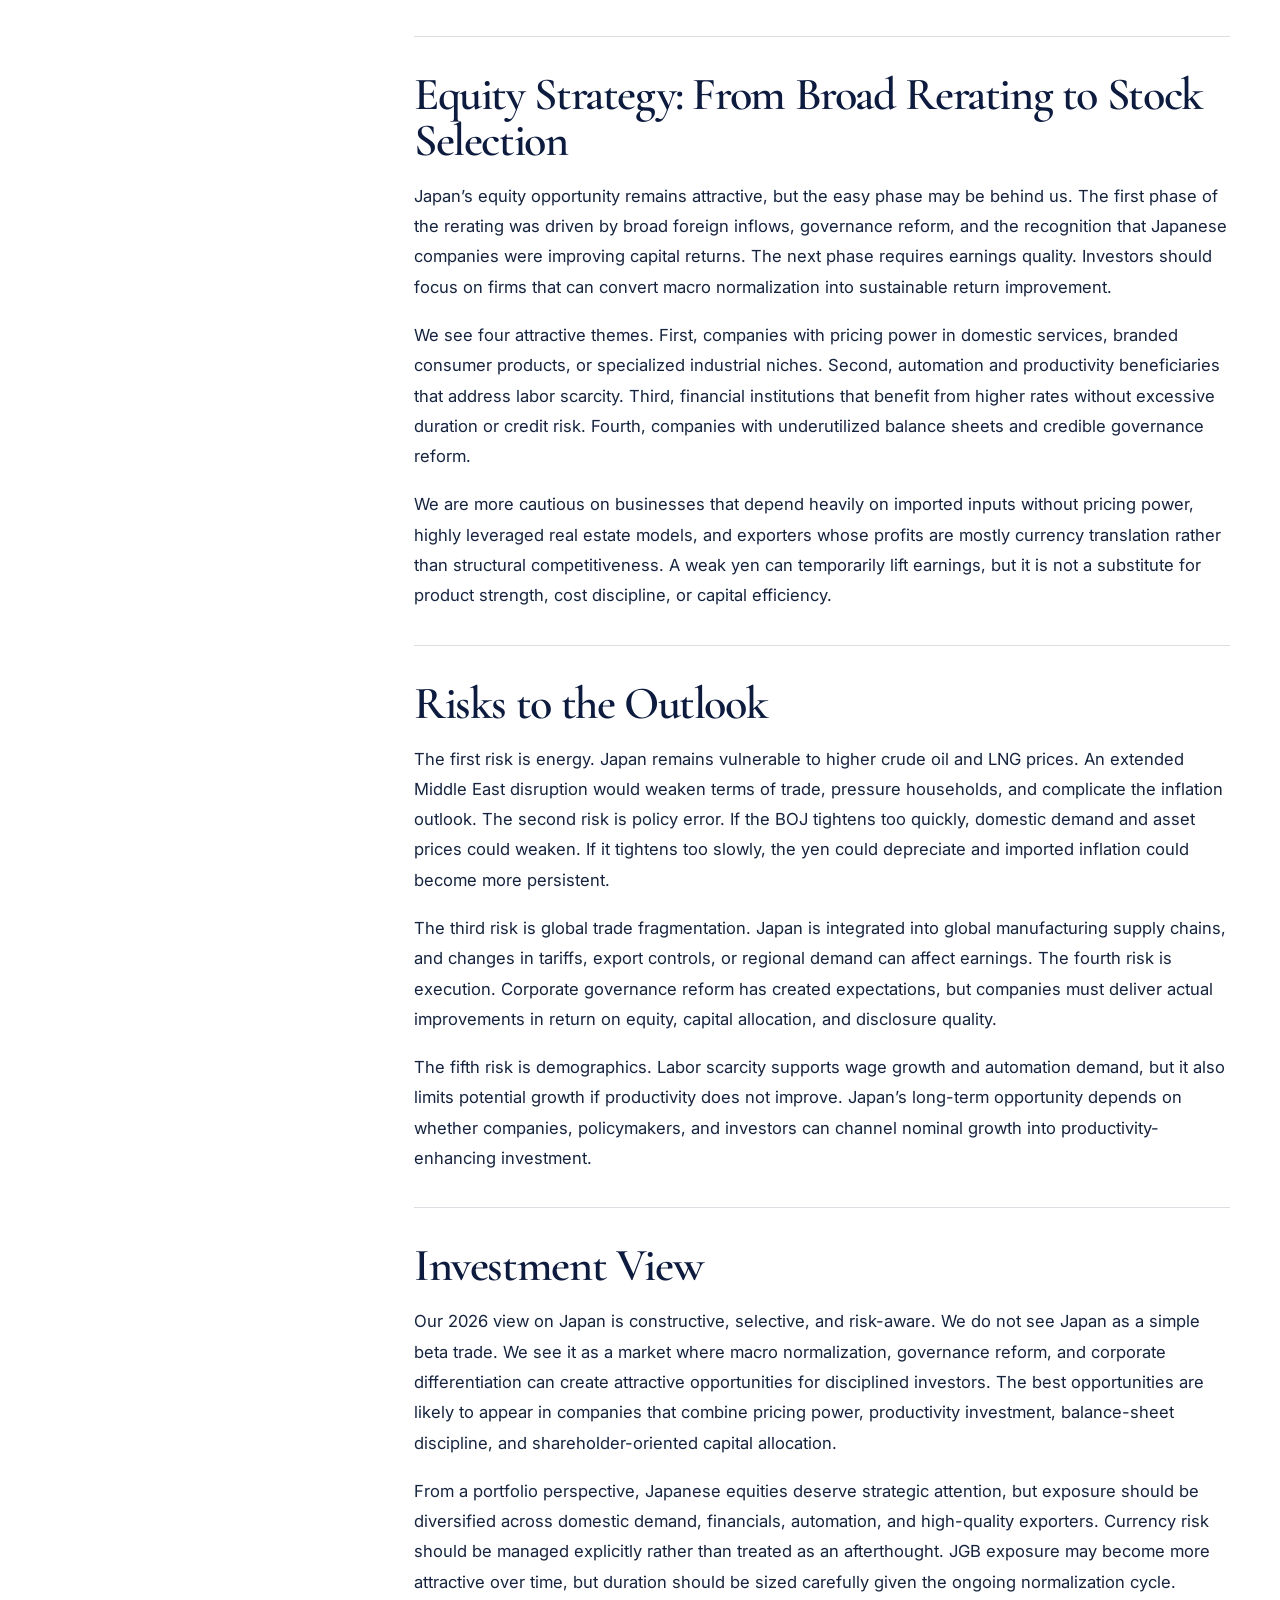
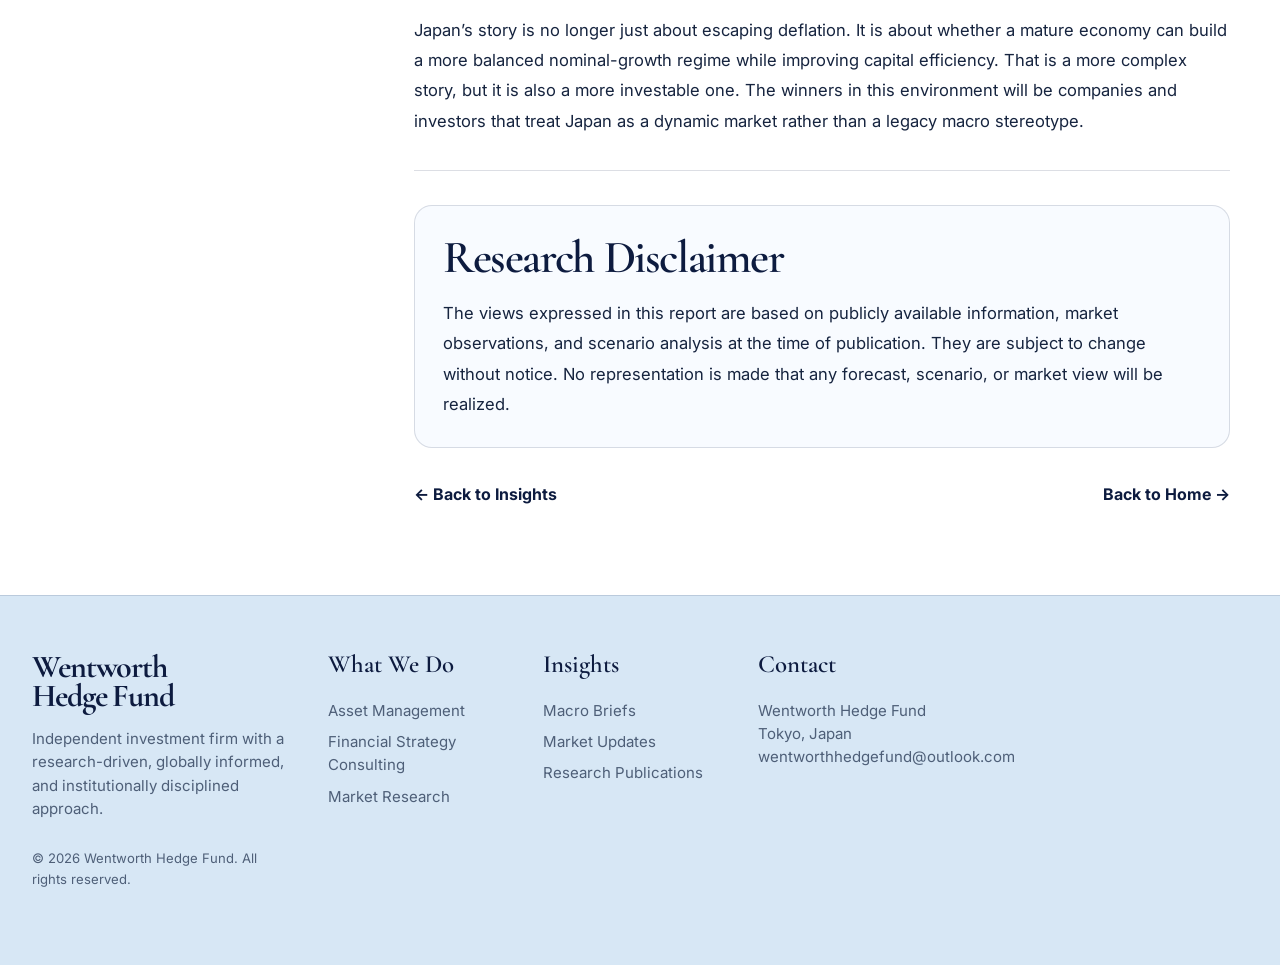
<file: pages/japan-2026-outlook.html>
<!DOCTYPE html>
<html lang="en">
<head>
  <meta charset="UTF-8" />
  <meta name="viewport" content="width=device-width, initial-scale=1.0" />

  <title>Japan 2026 Economic Outlook | Wentworth Hedge Fund</title>
  <meta
    name="description"
    content="Wentworth Hedge Fund report on Japan's 2026 economic outlook, policy normalization, wage dynamics, and Japanese equity strategy."
  />

  <link rel="preconnect" href="https://fonts.googleapis.com" />
  <link rel="preconnect" href="https://fonts.gstatic.com" crossorigin />
  <link
    href="https://fonts.googleapis.com/css2?family=Cormorant+Garamond:wght@500;600;700&family=Inter:wght@400;500;600;700&display=swap"
    rel="stylesheet"
  />

  <link rel="stylesheet" href="../css/style.css" />
</head>

<body data-report-id="japan-2026-outlook">
  <header class="site-header">
    <div class="container header-inner">
      <a href="../index.html" class="brand-link" aria-label="Wentworth Hedge Fund home">
        <span class="brand-line">Wentworth</span>
        <span class="brand-line">Hedge Fund</span>
      </a>

      <button class="menu-toggle" aria-expanded="false" aria-controls="primaryNav" aria-label="Open navigation menu">
        <span></span>
        <span></span>
        <span></span>
      </button>

      <nav class="site-nav" id="primaryNav" aria-label="Primary navigation">
        <a href="./what-we-do.html">What We Do</a>
        <a href="./insights.html">Insights</a>
        <a href="./market-intelligence.html">Market Intelligence</a>
        <a href="./our-firm.html">Our Firm</a>
        <a href="./careers.html">Careers</a>
        <a href="./client-login.html" class="client-login-link">Client Login</a>
      </nav>
    </div>
  </header>

  <main class="report-page">
    <section class="report-hero" id="reportHero">
      <div class="container report-hero-inner" id="reportHeroContent"></div>
    </section>

    <section class="report-content-section" id="reportArticleMount"></section>
  </main>

  <footer class="site-footer">
    <div class="container footer-grid">
      <div class="footer-brand-block">
        <a href="../index.html" class="brand-link footer-brand-link">
          <span class="brand-line">Wentworth</span>
          <span class="brand-line">Hedge Fund</span>
        </a>
        <p>
          Independent investment firm with a research-driven, globally informed,
          and institutionally disciplined approach.
        </p>
        <p class="copyright">© 2026 Wentworth Hedge Fund. All rights reserved.</p>
      </div>

      <div class="footer-column">
        <h4>What We Do</h4>
        <a href="./what-we-do.html">Asset Management</a>
        <a href="./what-we-do.html">Financial Strategy Consulting</a>
        <a href="./what-we-do.html">Market Research</a>
      </div>

      <div class="footer-column">
        <h4>Insights</h4>
        <a href="./insights.html">Macro Briefs</a>
        <a href="./insights.html">Market Updates</a>
        <a href="./insights.html">Research Publications</a>
      </div>

      <div class="footer-column contact-column">
        <h4>Contact</h4>
        <p>
          Wentworth Hedge Fund<br />
          Tokyo, Japan<br />
          <a href="mailto:wentworthhedgefund@outlook.com">wentworthhedgefund@outlook.com</a>
        </p>
      </div>
    </div>
  </footer>

  <script src="../js/main.js"></script>
  <script src="../js/report-data.js"></script>
  <script src="../js/report-render.js"></script>
</body>
</html>
</file>
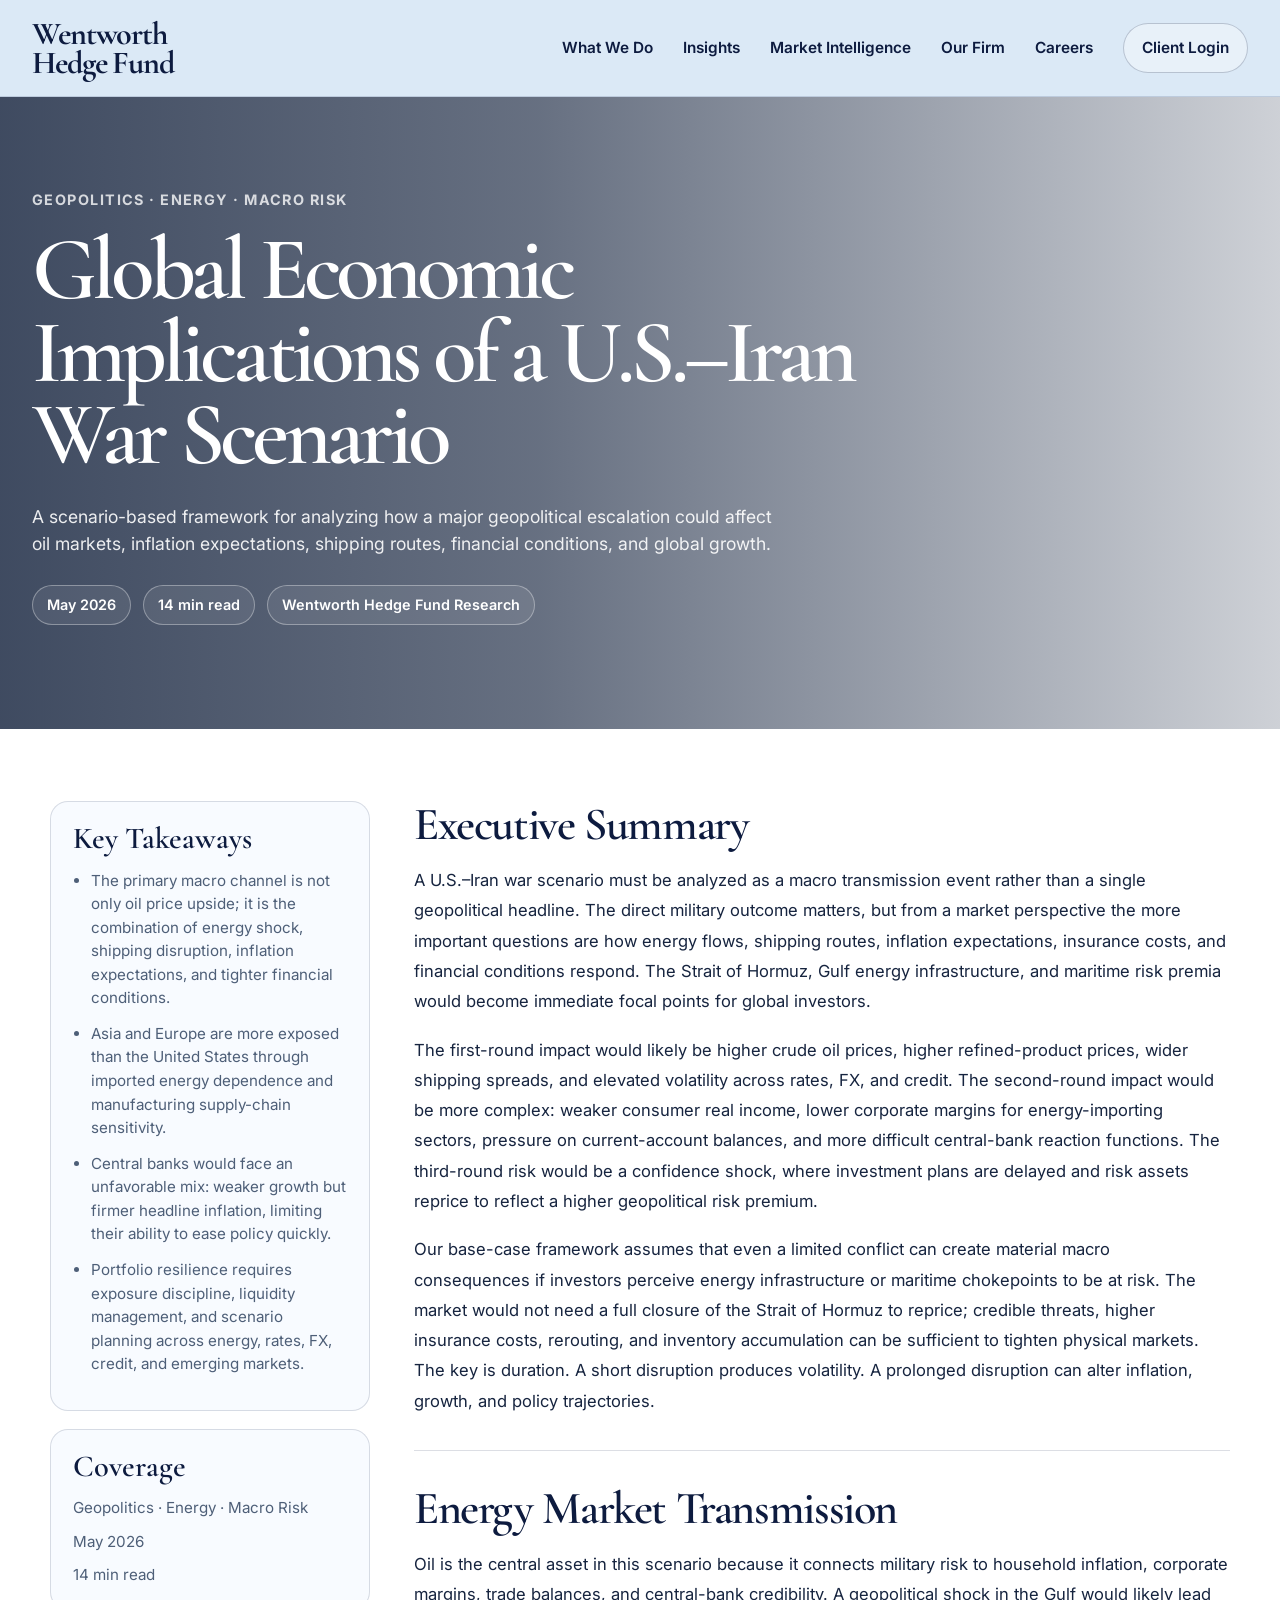
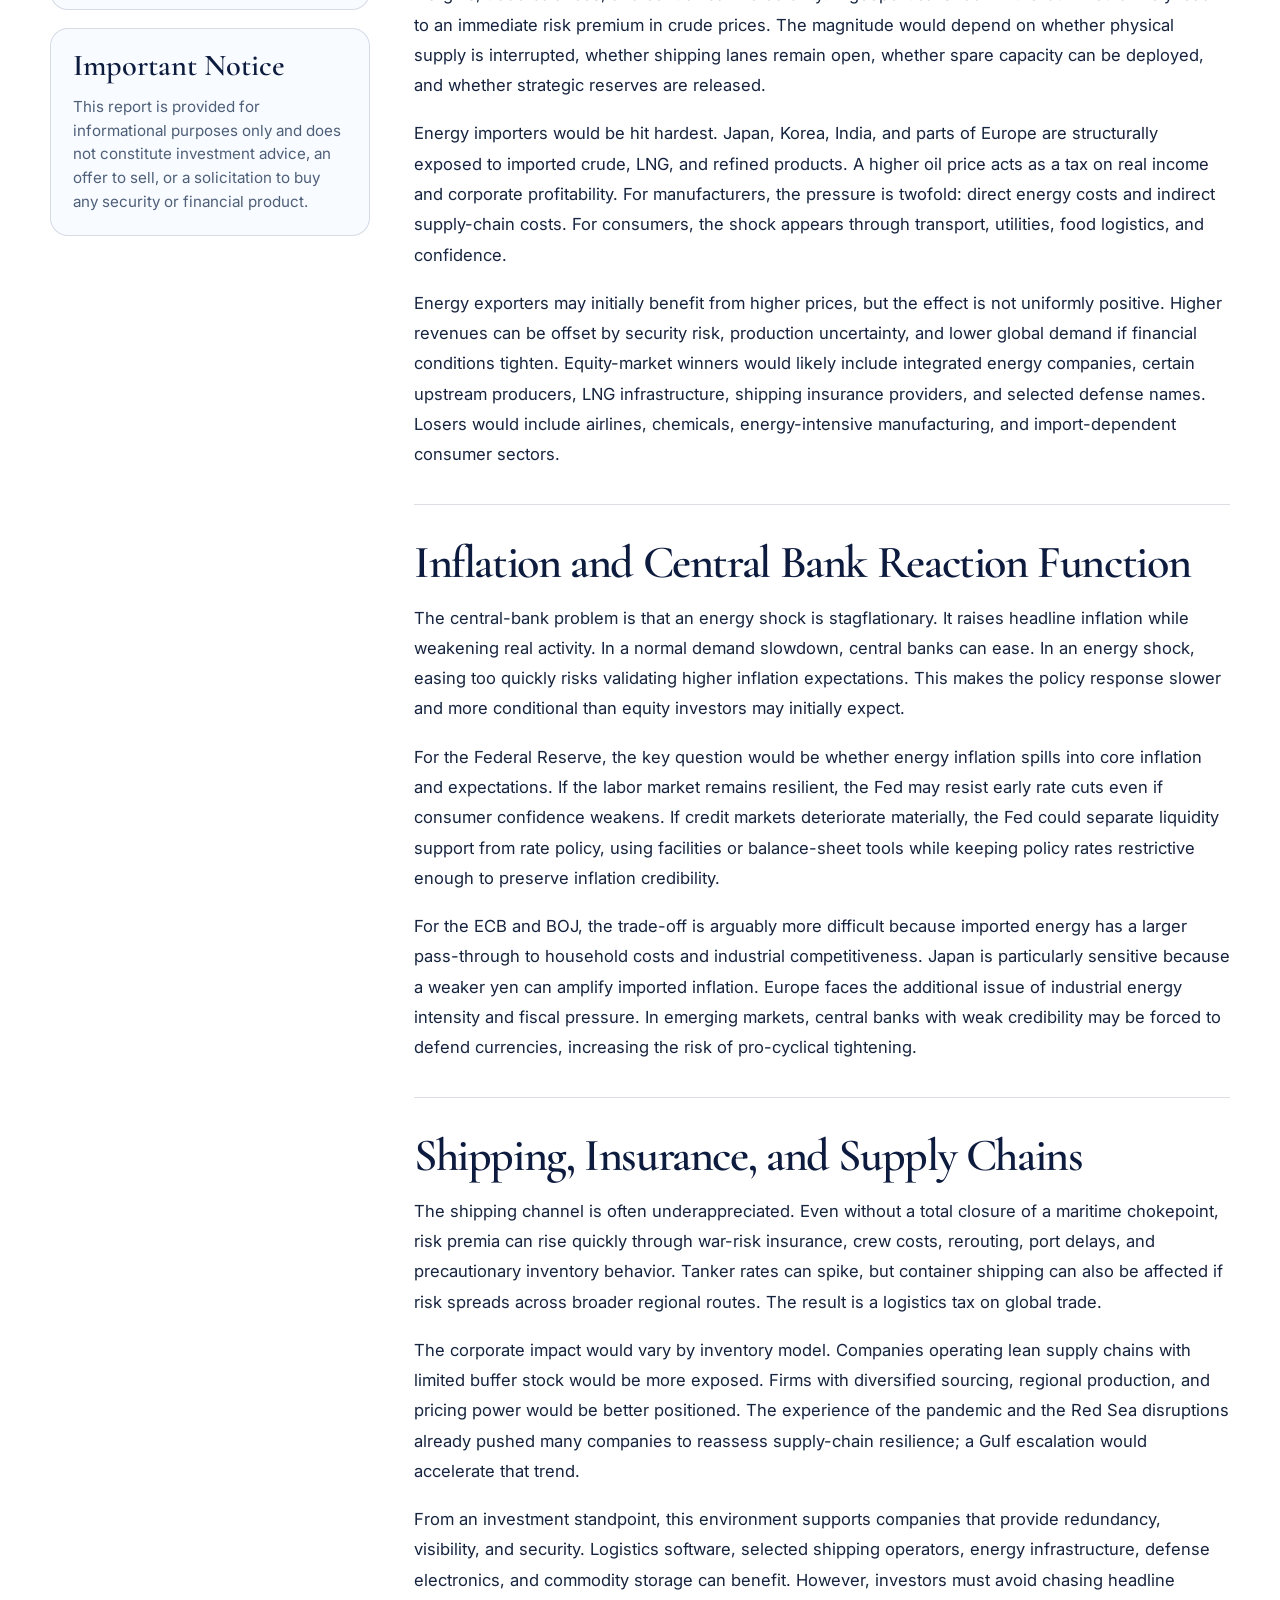
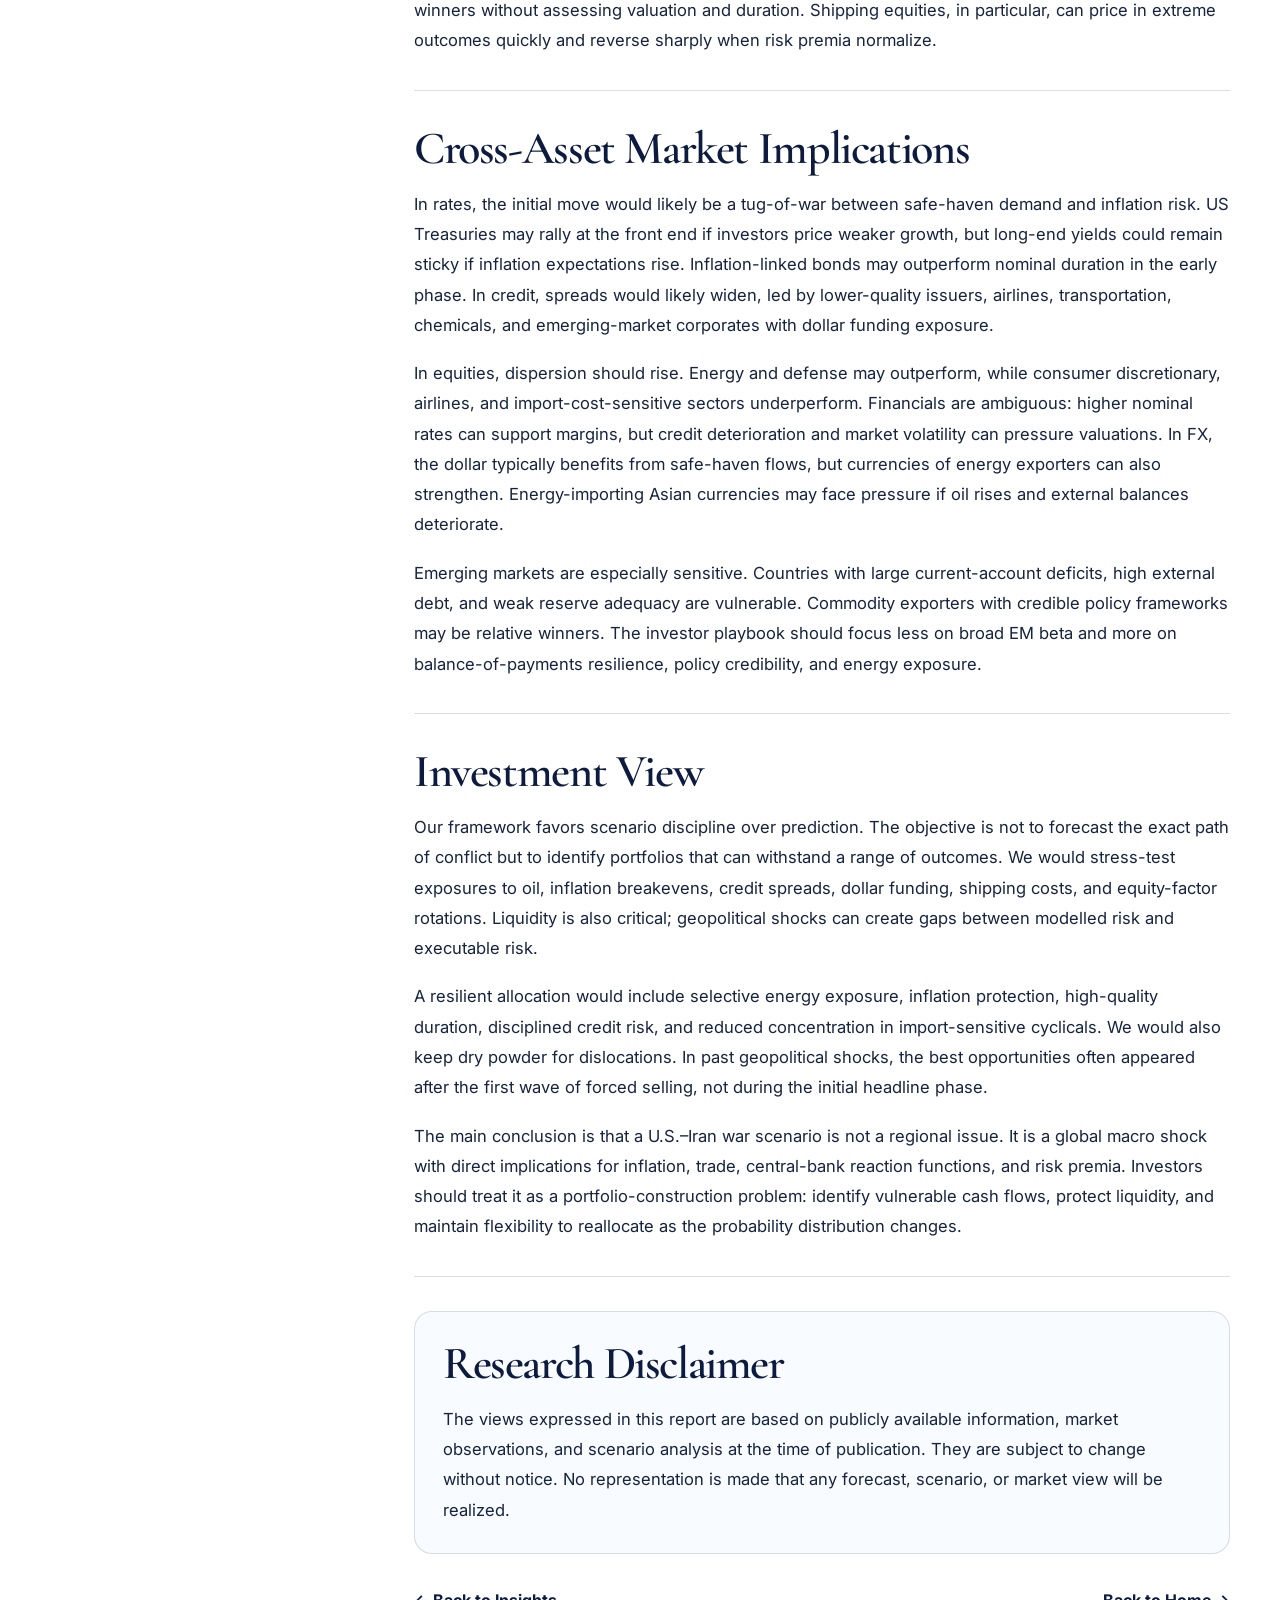
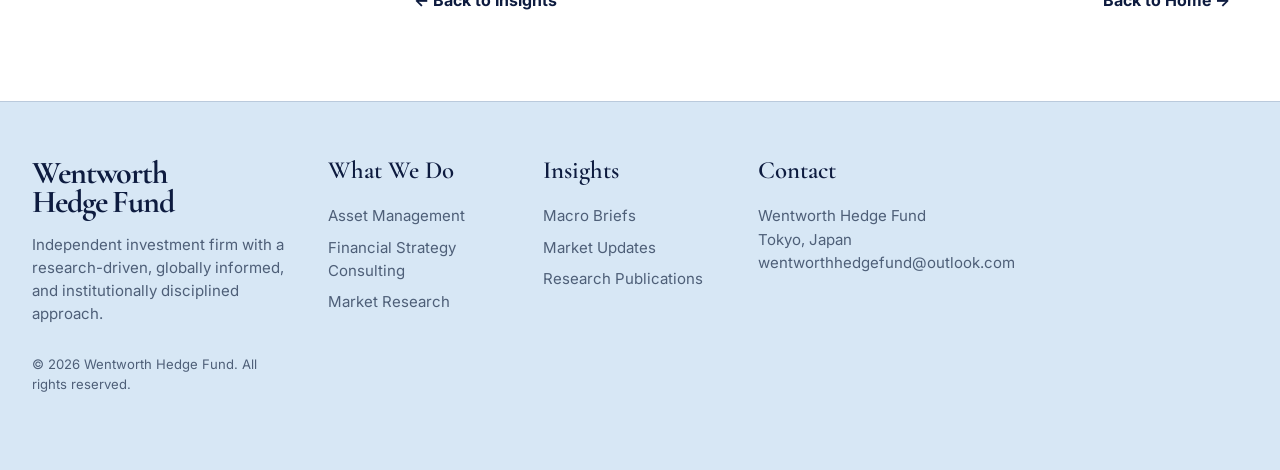
<file: pages/us-iran-global-impact.html>
<!DOCTYPE html>
<html lang="en">
<head>
  <meta charset="UTF-8" />
  <meta name="viewport" content="width=device-width, initial-scale=1.0" />

  <title>U.S.–Iran War Scenario Analysis | Wentworth Hedge Fund</title>
  <meta
    name="description"
    content="Wentworth Hedge Fund scenario report on the global economic implications of a U.S.–Iran war scenario."
  />

  <link rel="preconnect" href="https://fonts.googleapis.com" />
  <link rel="preconnect" href="https://fonts.gstatic.com" crossorigin />
  <link
    href="https://fonts.googleapis.com/css2?family=Cormorant+Garamond:wght@500;600;700&family=Inter:wght@400;500;600;700&display=swap"
    rel="stylesheet"
  />

  <link rel="stylesheet" href="../css/style.css" />
</head>

<body data-report-id="us-iran-global-impact">
  <header class="site-header">
    <div class="container header-inner">
      <a href="../index.html" class="brand-link" aria-label="Wentworth Hedge Fund home">
        <span class="brand-line">Wentworth</span>
        <span class="brand-line">Hedge Fund</span>
      </a>

      <button class="menu-toggle" aria-expanded="false" aria-controls="primaryNav" aria-label="Open navigation menu">
        <span></span>
        <span></span>
        <span></span>
      </button>

      <nav class="site-nav" id="primaryNav" aria-label="Primary navigation">
        <a href="./what-we-do.html">What We Do</a>
        <a href="./insights.html">Insights</a>
        <a href="./market-intelligence.html">Market Intelligence</a>
        <a href="./our-firm.html">Our Firm</a>
        <a href="./careers.html">Careers</a>
        <a href="./client-login.html" class="client-login-link">Client Login</a>
      </nav>
    </div>
  </header>

  <main class="report-page">
    <section class="report-hero" id="reportHero">
      <div class="container report-hero-inner" id="reportHeroContent"></div>
    </section>

    <section class="report-content-section" id="reportArticleMount"></section>
  </main>

  <footer class="site-footer">
    <div class="container footer-grid">
      <div class="footer-brand-block">
        <a href="../index.html" class="brand-link footer-brand-link">
          <span class="brand-line">Wentworth</span>
          <span class="brand-line">Hedge Fund</span>
        </a>
        <p>
          Independent investment firm with a research-driven, globally informed,
          and institutionally disciplined approach.
        </p>
        <p class="copyright">© 2026 Wentworth Hedge Fund. All rights reserved.</p>
      </div>

      <div class="footer-column">
        <h4>What We Do</h4>
        <a href="./what-we-do.html">Asset Management</a>
        <a href="./what-we-do.html">Financial Strategy Consulting</a>
        <a href="./what-we-do.html">Market Research</a>
      </div>

      <div class="footer-column">
        <h4>Insights</h4>
        <a href="./insights.html">Macro Briefs</a>
        <a href="./insights.html">Market Updates</a>
        <a href="./insights.html">Research Publications</a>
      </div>

      <div class="footer-column contact-column">
        <h4>Contact</h4>
        <p>
          Wentworth Hedge Fund<br />
          Tokyo, Japan<br />
          <a href="mailto:wentworthhedgefund@outlook.com">wentworthhedgefund@outlook.com</a>
        </p>
      </div>
    </div>
  </footer>

  <script src="../js/main.js"></script>
  <script src="../js/report-data.js"></script>
  <script src="../js/report-render.js"></script>
</body>
</html>
</file>
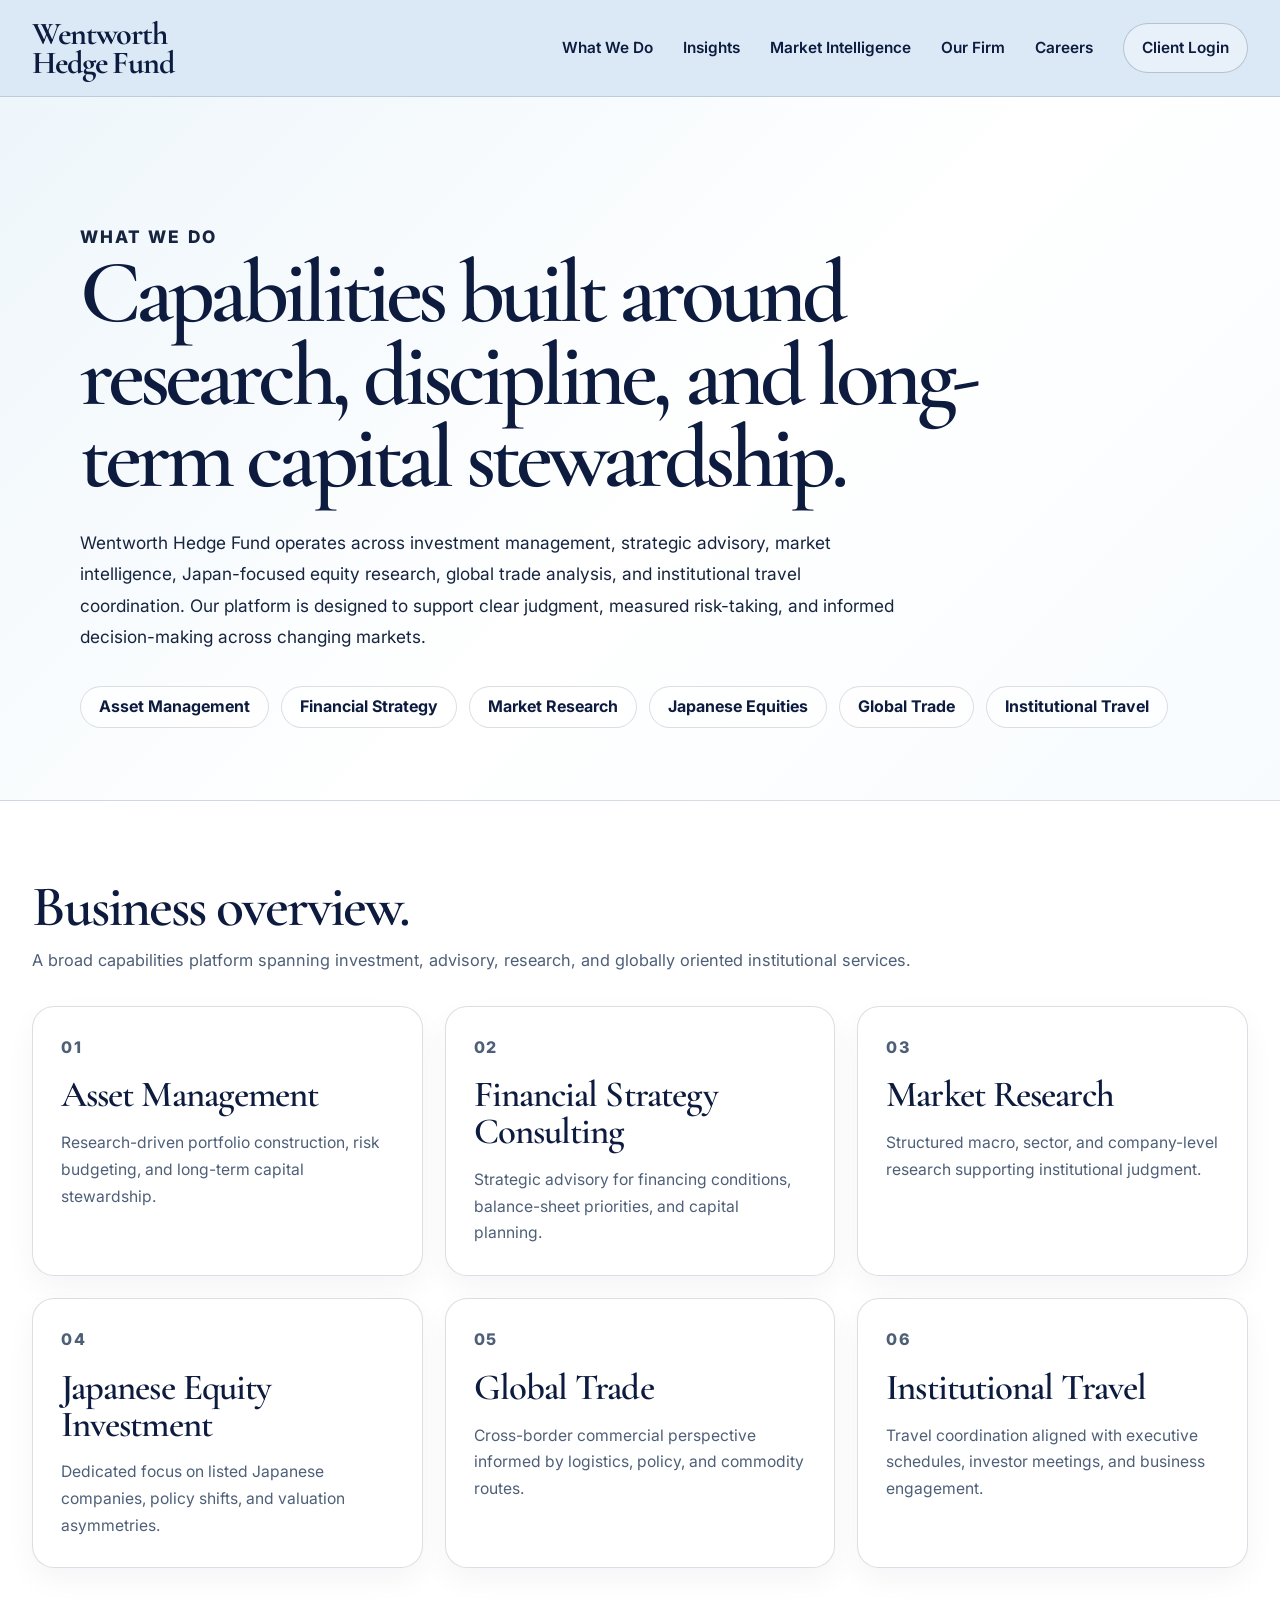
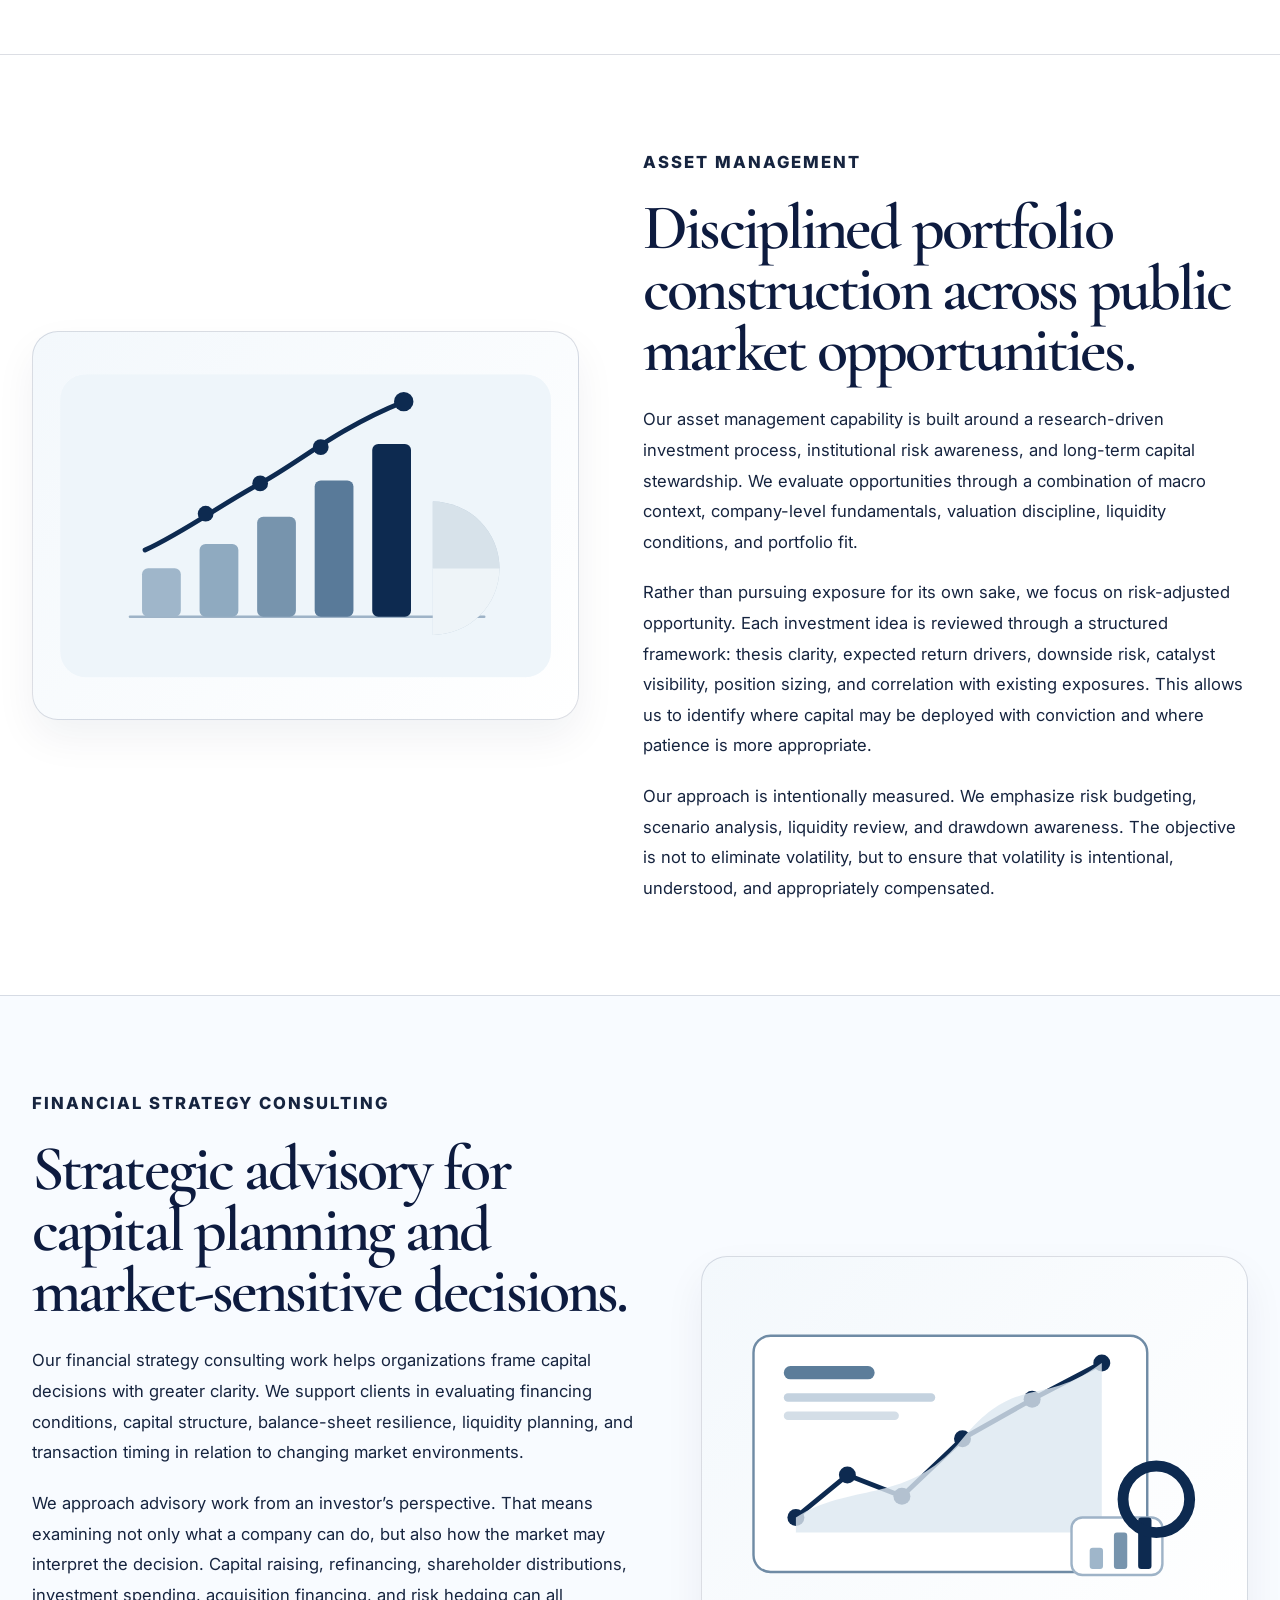
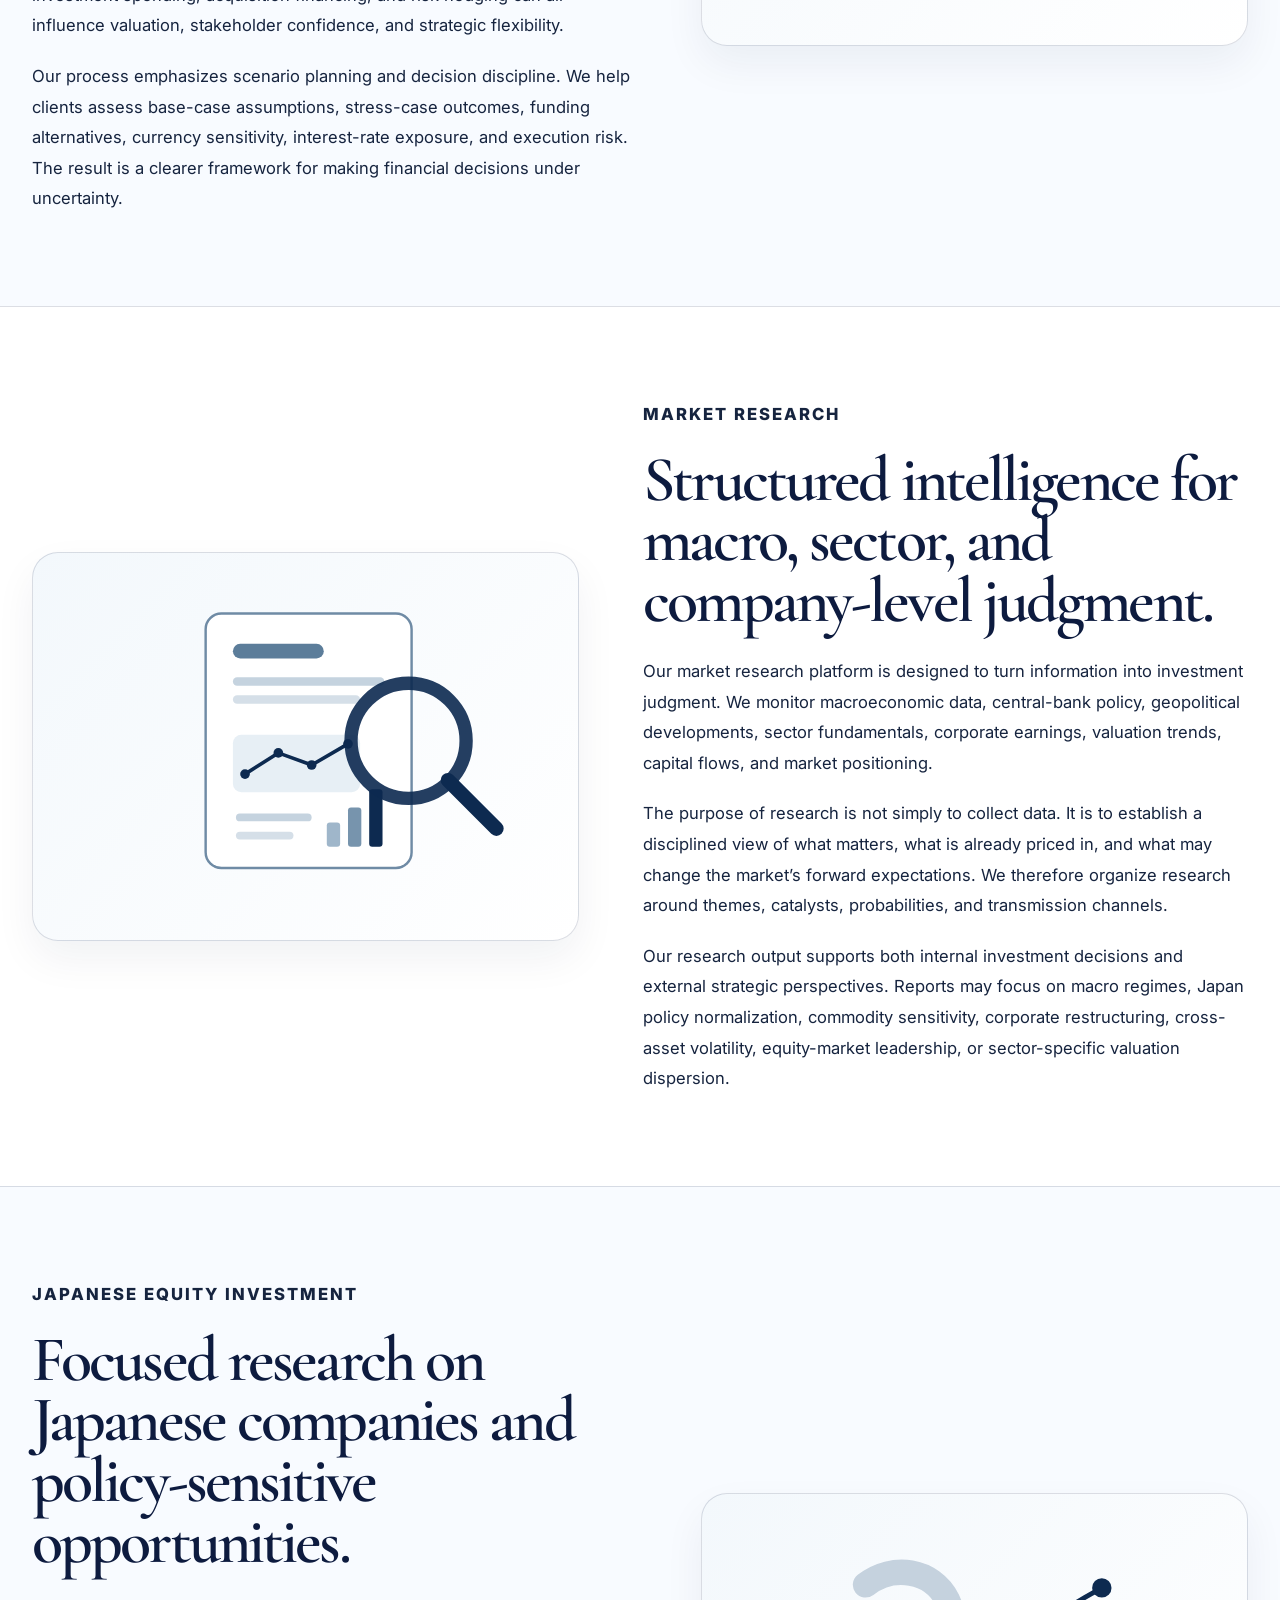
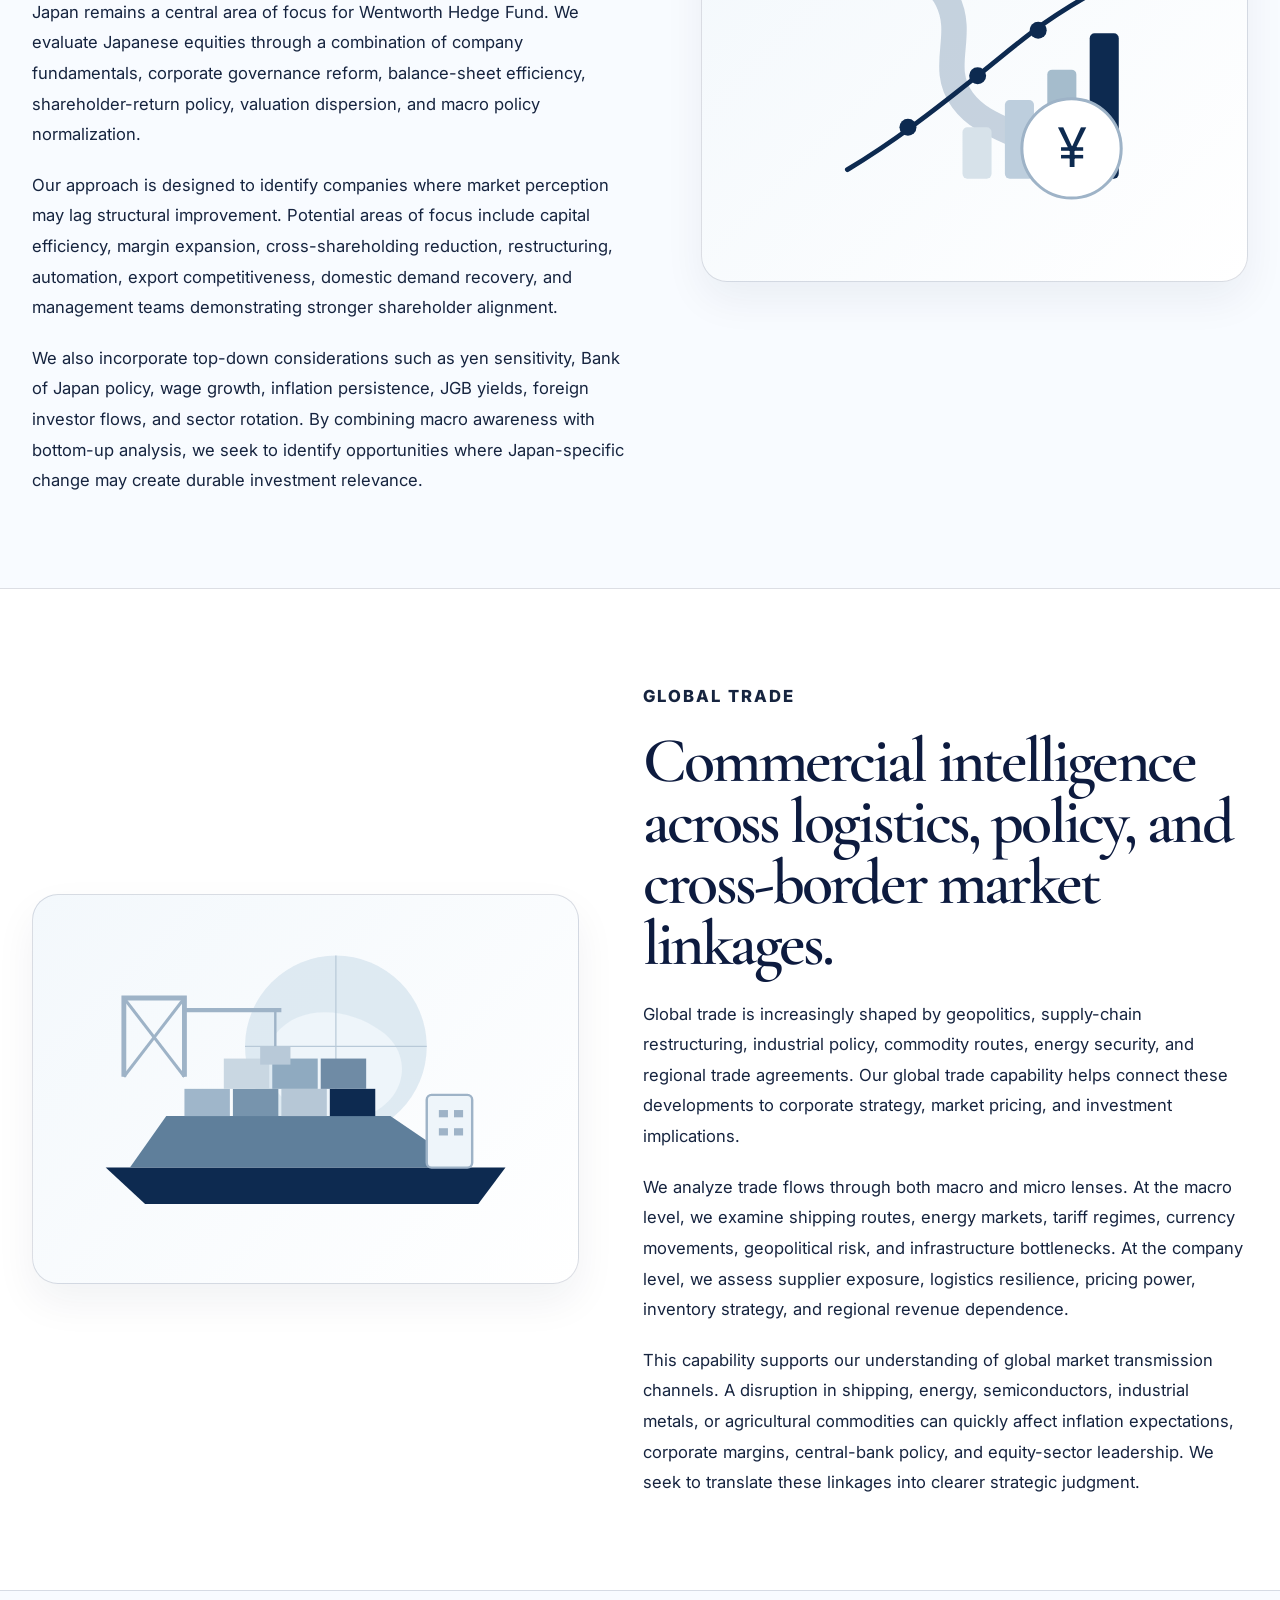
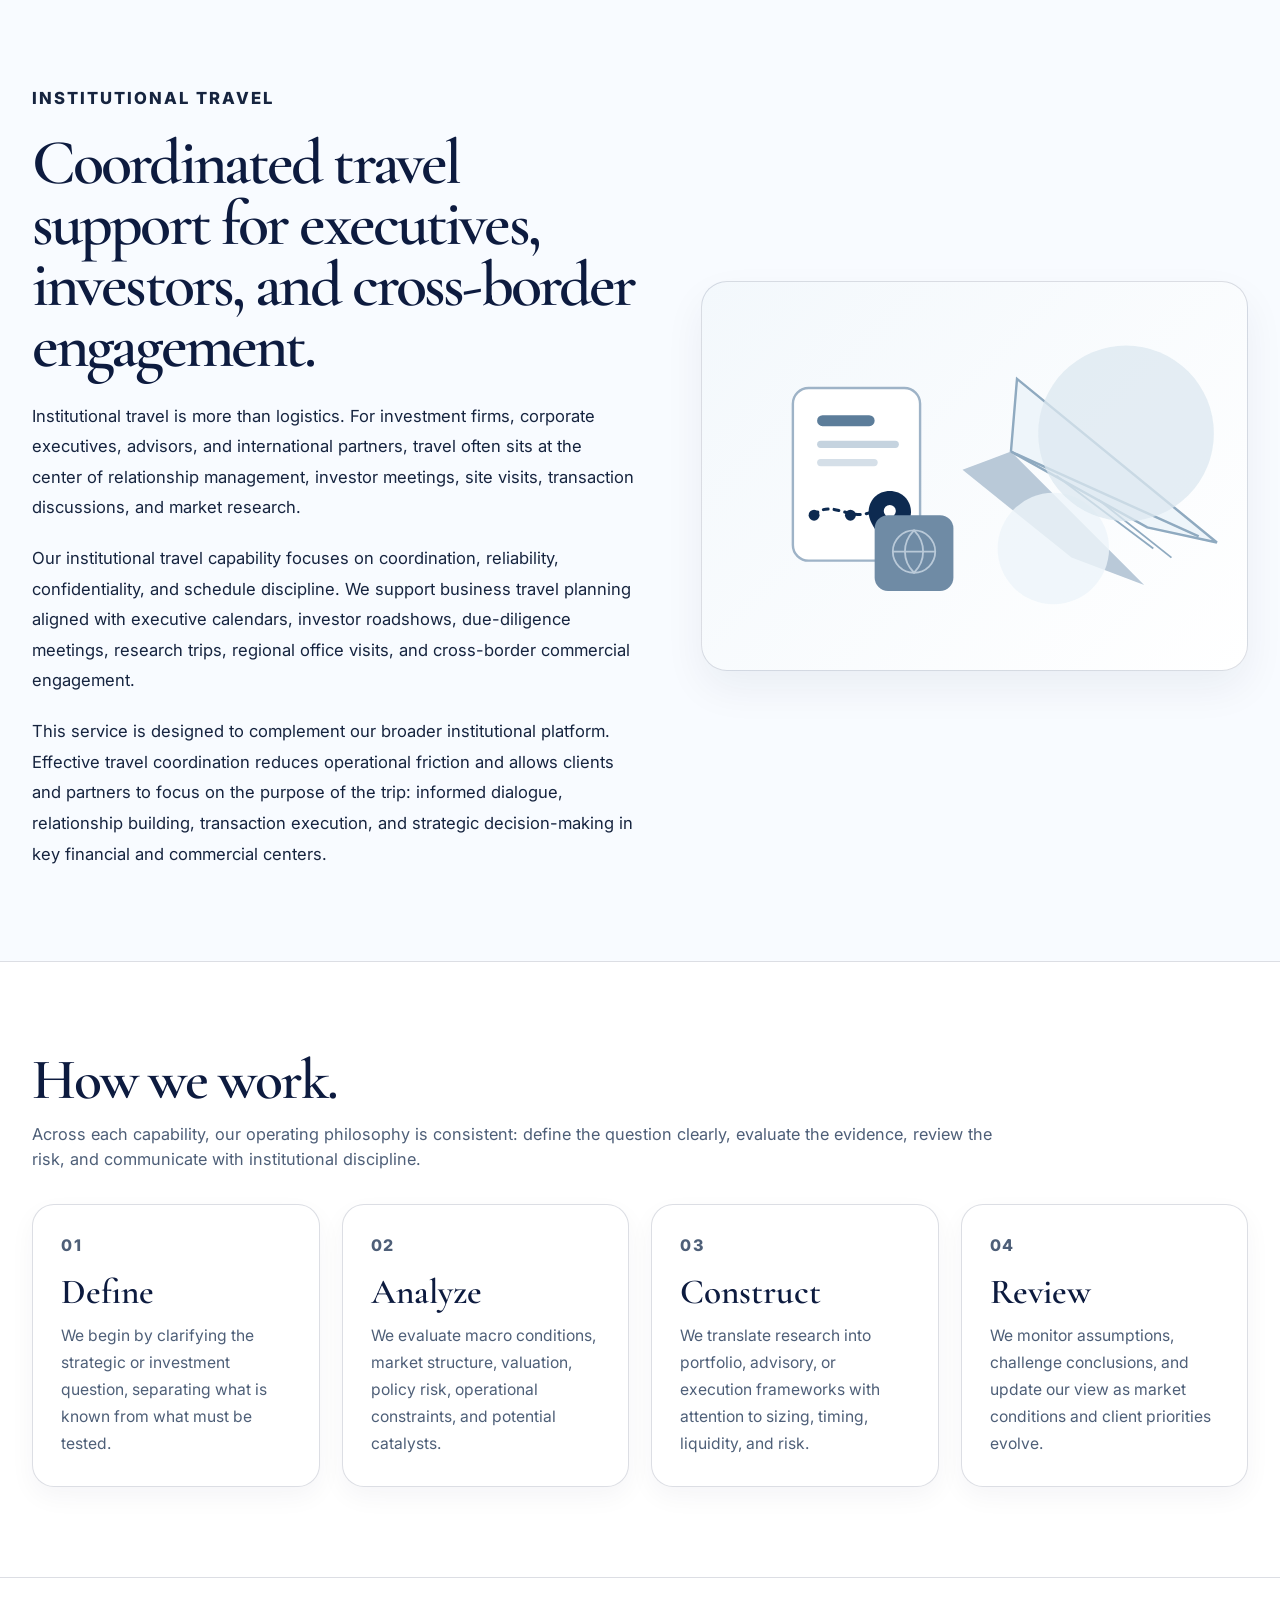
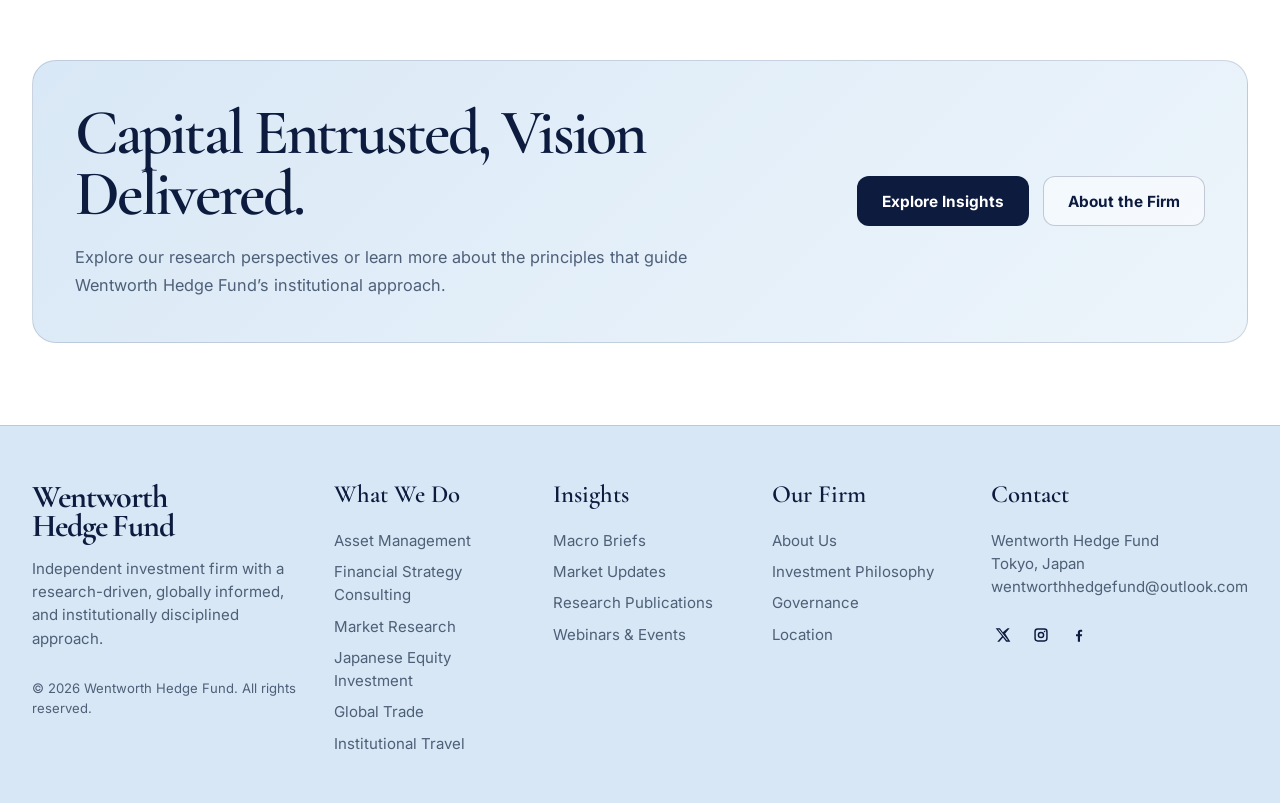
<file: pages/what-we-do.html>
<!DOCTYPE html>
<html lang="en">
<head>
  <meta charset="UTF-8" />
  <meta name="viewport" content="width=device-width, initial-scale=1.0" />

  <title>What We Do | Wentworth Hedge Fund</title>
  <meta
    name="description"
    content="Explore Wentworth Hedge Fund's capabilities across asset management, financial strategy consulting, market research, Japanese equity investment, global trade, and institutional travel."
  />

  <link rel="preconnect" href="https://fonts.googleapis.com" />
  <link rel="preconnect" href="https://fonts.gstatic.com" crossorigin />
  <link
    href="https://fonts.googleapis.com/css2?family=Cormorant+Garamond:wght@500;600;700&family=Inter:wght@400;500;600;700;800&display=swap"
    rel="stylesheet"
  />

  <link rel="stylesheet" href="../css/style.css" />
</head>

<body>
  <header class="site-header">
    <div class="container header-inner">
      <a href="../index.html" class="brand-link" aria-label="Wentworth Hedge Fund home">
        <span class="brand-line">Wentworth</span>
        <span class="brand-line">Hedge Fund</span>
      </a>

      <button class="menu-toggle" aria-expanded="false" aria-controls="primaryNav" aria-label="Open navigation menu">
        <span></span>
        <span></span>
        <span></span>
      </button>

      <nav class="site-nav" id="primaryNav" aria-label="Primary navigation">
        <a href="./what-we-do.html">What We Do</a>
        <a href="./insights.html">Insights</a>
        <a href="./market-intelligence.html">Market Intelligence</a>
        <a href="./our-firm.html">Our Firm</a>
        <a href="./careers.html">Careers</a>
        <a href="./client-login.html" class="client-login-link">Client Login</a>
      </nav>
    </div>
  </header>

  <main class="capabilities-page">
    <!-- HERO -->
    <section class="capabilities-hero">
      <div class="container capabilities-hero-inner">
        <p class="capabilities-eyebrow">What We Do</p>
        <h1>Capabilities built around research, discipline, and long-term capital stewardship.</h1>
        <p>
          Wentworth Hedge Fund operates across investment management, strategic advisory,
          market intelligence, Japan-focused equity research, global trade analysis, and
          institutional travel coordination. Our platform is designed to support clear
          judgment, measured risk-taking, and informed decision-making across changing markets.
        </p>

        <div class="capabilities-hero-links">
          <a href="#asset-management">Asset Management</a>
          <a href="#strategy-consulting">Financial Strategy</a>
          <a href="#market-research">Market Research</a>
          <a href="#japanese-equity">Japanese Equities</a>
          <a href="#global-trade">Global Trade</a>
          <a href="#institutional-travel">Institutional Travel</a>
        </div>
      </div>
    </section>

    <!-- OVERVIEW -->
    <section class="capabilities-overview">
      <div class="container">
        <div class="section-heading">
          <h2>Business overview.</h2>
          <p>
            A broad capabilities platform spanning investment, advisory, research, and globally
            oriented institutional services.
          </p>
        </div>

        <div class="capability-summary-grid">
          <a href="#asset-management" class="capability-summary-card">
            <span>01</span>
            <h3>Asset Management</h3>
            <p>Research-driven portfolio construction, risk budgeting, and long-term capital stewardship.</p>
          </a>

          <a href="#strategy-consulting" class="capability-summary-card">
            <span>02</span>
            <h3>Financial Strategy Consulting</h3>
            <p>Strategic advisory for financing conditions, balance-sheet priorities, and capital planning.</p>
          </a>

          <a href="#market-research" class="capability-summary-card">
            <span>03</span>
            <h3>Market Research</h3>
            <p>Structured macro, sector, and company-level research supporting institutional judgment.</p>
          </a>

          <a href="#japanese-equity" class="capability-summary-card">
            <span>04</span>
            <h3>Japanese Equity Investment</h3>
            <p>Dedicated focus on listed Japanese companies, policy shifts, and valuation asymmetries.</p>
          </a>

          <a href="#global-trade" class="capability-summary-card">
            <span>05</span>
            <h3>Global Trade</h3>
            <p>Cross-border commercial perspective informed by logistics, policy, and commodity routes.</p>
          </a>

          <a href="#institutional-travel" class="capability-summary-card">
            <span>06</span>
            <h3>Institutional Travel</h3>
            <p>Travel coordination aligned with executive schedules, investor meetings, and business engagement.</p>
          </a>
        </div>
      </div>
    </section>

    <!-- SERVICE 01 -->
    <section class="capability-detail-section" id="asset-management">
      <div class="container capability-detail-grid">
        <div class="capability-visual">
          <svg viewBox="0 0 900 640" role="img" aria-label="Asset management illustration">
            <rect x="45" y="70" width="810" height="500" rx="42" fill="#eef5fa"/>
            <line x1="160" y1="470" x2="745" y2="470" stroke="#9eb3c7" stroke-width="4" stroke-linecap="round"/>
            <rect x="180" y="390" width="64" height="80" rx="10" fill="#9fb6ca"/>
            <rect x="275" y="350" width="64" height="120" rx="10" fill="#8faac0"/>
            <rect x="370" y="305" width="64" height="165" rx="10" fill="#7794ad"/>
            <rect x="465" y="245" width="64" height="225" rx="10" fill="#597a99"/>
            <rect x="560" y="185" width="64" height="285" rx="10" fill="#0d2a50"/>
            <path d="M185 360 C250 330, 310 285, 375 250 S500 160, 612 115" fill="none" stroke="#0d2a50" stroke-width="8" stroke-linecap="round"/>
            <circle cx="285" cy="300" r="13" fill="#0d2a50"/>
            <circle cx="375" cy="250" r="13" fill="#0d2a50"/>
            <circle cx="475" cy="190" r="13" fill="#0d2a50"/>
            <circle cx="612" cy="115" r="16" fill="#0d2a50"/>
            <path d="M660 280 A110 110 0 1 1 660 500 L660 390 Z" fill="#b8c9d8"/>
            <path d="M660 280 A110 110 0 0 1 770 390 L660 390 Z" fill="#d7e2ea"/>
            <path d="M660 390 L770 390 A110 110 0 0 1 660 500 Z" fill="#eef4f8"/>
          </svg>
        </div>

        <div class="capability-detail-copy">
          <p class="capabilities-eyebrow">Asset Management</p>
          <h2>Disciplined portfolio construction across public market opportunities.</h2>
          <p>
            Our asset management capability is built around a research-driven investment process,
            institutional risk awareness, and long-term capital stewardship. We evaluate opportunities
            through a combination of macro context, company-level fundamentals, valuation discipline,
            liquidity conditions, and portfolio fit.
          </p>
          <p>
            Rather than pursuing exposure for its own sake, we focus on risk-adjusted opportunity.
            Each investment idea is reviewed through a structured framework: thesis clarity, expected
            return drivers, downside risk, catalyst visibility, position sizing, and correlation with
            existing exposures. This allows us to identify where capital may be deployed with conviction
            and where patience is more appropriate.
          </p>
          <p>
            Our approach is intentionally measured. We emphasize risk budgeting, scenario analysis,
            liquidity review, and drawdown awareness. The objective is not to eliminate volatility,
            but to ensure that volatility is intentional, understood, and appropriately compensated.
          </p>
        </div>
      </div>
    </section>

    <!-- SERVICE 02 -->
    <section class="capability-detail-section capability-detail-soft" id="strategy-consulting">
      <div class="container capability-detail-grid reverse">
        <div class="capability-visual">
          <svg viewBox="0 0 900 640" role="img" aria-label="Financial strategy consulting illustration">
            <rect x="85" y="130" width="650" height="390" rx="28" fill="#ffffff" stroke="#6f8ba5" stroke-width="4"/>
            <rect x="135" y="180" width="150" height="22" rx="11" fill="#5c7d9a"/>
            <rect x="135" y="225" width="250" height="14" rx="7" fill="#c4d2df"/>
            <rect x="135" y="255" width="190" height="14" rx="7" fill="#d4dee7"/>
            <path d="M155 430 L240 360 L330 395 L430 300 L545 235 L660 175" fill="none" stroke="#0d2a50" stroke-width="8" stroke-linecap="round" stroke-linejoin="round"/>
            <circle cx="155" cy="430" r="14" fill="#0d2a50"/>
            <circle cx="240" cy="360" r="14" fill="#0d2a50"/>
            <circle cx="330" cy="395" r="14" fill="#0d2a50"/>
            <circle cx="430" cy="300" r="14" fill="#0d2a50"/>
            <circle cx="545" cy="235" r="14" fill="#0d2a50"/>
            <circle cx="660" cy="175" r="14" fill="#0d2a50"/>
            <path d="M155 430 C250 370, 340 410, 430 300 S560 250, 660 175 L660 455 L155 455 Z" fill="#dce8f1" opacity="0.8"/>
            <rect x="610" y="430" width="150" height="95" rx="18" fill="#ffffff" stroke="#9eb3c7" stroke-width="4"/>
            <rect x="640" y="480" width="22" height="35" rx="5" fill="#9fb6ca"/>
            <rect x="680" y="455" width="22" height="60" rx="5" fill="#7794ad"/>
            <rect x="720" y="430" width="22" height="85" rx="5" fill="#0d2a50"/>
            <circle cx="750" cy="400" r="55" fill="none" stroke="#0d2a50" stroke-width="18"/>
          </svg>
        </div>

        <div class="capability-detail-copy">
          <p class="capabilities-eyebrow">Financial Strategy Consulting</p>
          <h2>Strategic advisory for capital planning and market-sensitive decisions.</h2>
          <p>
            Our financial strategy consulting work helps organizations frame capital decisions with
            greater clarity. We support clients in evaluating financing conditions, capital structure,
            balance-sheet resilience, liquidity planning, and transaction timing in relation to
            changing market environments.
          </p>
          <p>
            We approach advisory work from an investor’s perspective. That means examining not only
            what a company can do, but also how the market may interpret the decision. Capital raising,
            refinancing, shareholder distributions, investment spending, acquisition financing, and
            risk hedging can all influence valuation, stakeholder confidence, and strategic flexibility.
          </p>
          <p>
            Our process emphasizes scenario planning and decision discipline. We help clients assess
            base-case assumptions, stress-case outcomes, funding alternatives, currency sensitivity,
            interest-rate exposure, and execution risk. The result is a clearer framework for making
            financial decisions under uncertainty.
          </p>
        </div>
      </div>
    </section>

    <!-- SERVICE 03 -->
    <section class="capability-detail-section" id="market-research">
      <div class="container capability-detail-grid">
        <div class="capability-visual">
          <svg viewBox="0 0 900 640" role="img" aria-label="Market research illustration">
            <rect x="285" y="100" width="340" height="420" rx="26" fill="#ffffff" stroke="#6f8ba5" stroke-width="4"/>
            <rect x="330" y="150" width="150" height="24" rx="12" fill="#5c7d9a"/>
            <rect x="330" y="205" width="250" height="14" rx="7" fill="#c5d3df"/>
            <rect x="330" y="235" width="210" height="14" rx="7" fill="#d5dfe8"/>
            <rect x="330" y="300" width="210" height="95" rx="14" fill="#e7eff5"/>
            <path d="M350 365 L405 330 L460 350 L520 315" fill="none" stroke="#0d2a50" stroke-width="6" stroke-linecap="round"/>
            <circle cx="350" cy="365" r="8" fill="#0d2a50"/>
            <circle cx="405" cy="330" r="8" fill="#0d2a50"/>
            <circle cx="460" cy="350" r="8" fill="#0d2a50"/>
            <circle cx="520" cy="315" r="8" fill="#0d2a50"/>
            <rect x="335" y="430" width="125" height="13" rx="6.5" fill="#c5d3df"/>
            <rect x="335" y="460" width="95" height="13" rx="6.5" fill="#d5dfe8"/>
            <rect x="485" y="445" width="22" height="40" rx="5" fill="#9fb6ca"/>
            <rect x="520" y="420" width="22" height="65" rx="5" fill="#7794ad"/>
            <rect x="555" y="390" width="22" height="95" rx="5" fill="#0d2a50"/>
            <circle cx="620" cy="310" r="95" fill="none" stroke="#0d2a50" stroke-width="22" opacity="0.9"/>
            <line x1="685" y1="375" x2="765" y2="455" stroke="#0d2a50" stroke-width="24" stroke-linecap="round"/>
          </svg>
        </div>

        <div class="capability-detail-copy">
          <p class="capabilities-eyebrow">Market Research</p>
          <h2>Structured intelligence for macro, sector, and company-level judgment.</h2>
          <p>
            Our market research platform is designed to turn information into investment judgment.
            We monitor macroeconomic data, central-bank policy, geopolitical developments, sector
            fundamentals, corporate earnings, valuation trends, capital flows, and market positioning.
          </p>
          <p>
            The purpose of research is not simply to collect data. It is to establish a disciplined
            view of what matters, what is already priced in, and what may change the market’s forward
            expectations. We therefore organize research around themes, catalysts, probabilities, and
            transmission channels.
          </p>
          <p>
            Our research output supports both internal investment decisions and external strategic
            perspectives. Reports may focus on macro regimes, Japan policy normalization, commodity
            sensitivity, corporate restructuring, cross-asset volatility, equity-market leadership,
            or sector-specific valuation dispersion.
          </p>
        </div>
      </div>
    </section>

    <!-- SERVICE 04 -->
    <section class="capability-detail-section capability-detail-soft" id="japanese-equity">
      <div class="container capability-detail-grid reverse">
        <div class="capability-visual">
          <svg viewBox="0 0 900 640" role="img" aria-label="Japanese equity investment illustration">
            <path d="M270 150 C315 115, 380 125, 405 175 C435 235, 390 285, 430 340 C470 395, 545 390, 600 455" fill="none" stroke="#b9c9d8" stroke-width="42" stroke-linecap="round" opacity="0.8"/>
            <path d="M240 455 C315 410, 380 360, 455 300 S560 210, 660 155" fill="none" stroke="#0d2a50" stroke-width="8" stroke-linecap="round"/>
            <circle cx="340" cy="385" r="14" fill="#0d2a50"/>
            <circle cx="455" cy="300" r="14" fill="#0d2a50"/>
            <circle cx="555" cy="225" r="14" fill="#0d2a50"/>
            <circle cx="660" cy="155" r="16" fill="#0d2a50"/>
            <rect x="430" y="385" width="48" height="85" rx="8" fill="#d7e2ea"/>
            <rect x="500" y="340" width="48" height="130" rx="8" fill="#bdcedd"/>
            <rect x="570" y="290" width="48" height="180" rx="8" fill="#a5bccc"/>
            <rect x="640" y="230" width="48" height="240" rx="8" fill="#0d2a50"/>
            <circle cx="610" cy="420" r="82" fill="#ffffff" stroke="#9eb3c7" stroke-width="5"/>
            <text x="610" y="450" text-anchor="middle" font-size="90" font-family="Inter, Arial, sans-serif" fill="#0d2a50">¥</text>
          </svg>
        </div>

        <div class="capability-detail-copy">
          <p class="capabilities-eyebrow">Japanese Equity Investment</p>
          <h2>Focused research on Japanese companies and policy-sensitive opportunities.</h2>
          <p>
            Japan remains a central area of focus for Wentworth Hedge Fund. We evaluate Japanese
            equities through a combination of company fundamentals, corporate governance reform,
            balance-sheet efficiency, shareholder-return policy, valuation dispersion, and macro policy
            normalization.
          </p>
          <p>
            Our approach is designed to identify companies where market perception may lag structural
            improvement. Potential areas of focus include capital efficiency, margin expansion,
            cross-shareholding reduction, restructuring, automation, export competitiveness, domestic
            demand recovery, and management teams demonstrating stronger shareholder alignment.
          </p>
          <p>
            We also incorporate top-down considerations such as yen sensitivity, Bank of Japan policy,
            wage growth, inflation persistence, JGB yields, foreign investor flows, and sector rotation.
            By combining macro awareness with bottom-up analysis, we seek to identify opportunities
            where Japan-specific change may create durable investment relevance.
          </p>
        </div>
      </div>
    </section>

    <!-- SERVICE 05 -->
    <section class="capability-detail-section" id="global-trade">
      <div class="container capability-detail-grid">
        <div class="capability-visual">
          <svg viewBox="0 0 900 640" role="img" aria-label="Global trade illustration">
            <circle cx="500" cy="250" r="150" fill="#dce8f1" opacity="0.9"/>
            <path d="M400 230 C440 180, 520 185, 575 225 C625 260, 620 330, 560 360 C500 395, 430 365, 400 320" fill="#eef5fa"/>
            <line x1="500" y1="100" x2="500" y2="400" stroke="#b8c9d8" stroke-width="2"/>
            <line x1="350" y1="250" x2="650" y2="250" stroke="#b8c9d8" stroke-width="2"/>
            <path d="M120 450 L780 450 L735 510 L185 510 Z" fill="#0d2a50"/>
            <path d="M220 365 H590 L715 450 H160 Z" fill="#5f7f9b"/>
            <rect x="250" y="320" width="75" height="45" fill="#9fb6ca"/>
            <rect x="330" y="320" width="75" height="45" fill="#7794ad"/>
            <rect x="410" y="320" width="75" height="45" fill="#b6c7d6"/>
            <rect x="490" y="320" width="75" height="45" fill="#0d2a50"/>
            <rect x="315" y="270" width="75" height="50" fill="#c9d7e2"/>
            <rect x="395" y="270" width="75" height="50" fill="#8faac0"/>
            <rect x="475" y="270" width="75" height="50" fill="#6f8ba5"/>
            <rect x="650" y="330" width="75" height="120" rx="8" fill="#eef5fa" stroke="#9eb3c7" stroke-width="4"/>
            <rect x="670" y="355" width="15" height="12" fill="#9eb3c7"/>
            <rect x="695" y="355" width="15" height="12" fill="#9eb3c7"/>
            <rect x="670" y="385" width="15" height="12" fill="#9eb3c7"/>
            <rect x="695" y="385" width="15" height="12" fill="#9eb3c7"/>
            <path d="M150 300 L150 170 L250 170 L250 300" fill="none" stroke="#9eb3c7" stroke-width="8"/>
            <line x1="150" y1="170" x2="250" y2="300" stroke="#9eb3c7" stroke-width="5"/>
            <line x1="250" y1="170" x2="150" y2="300" stroke="#9eb3c7" stroke-width="5"/>
            <line x1="250" y1="190" x2="410" y2="190" stroke="#9eb3c7" stroke-width="7"/>
            <line x1="400" y1="190" x2="400" y2="250" stroke="#9eb3c7" stroke-width="4"/>
            <rect x="375" y="250" width="50" height="30" fill="#b8c9d8"/>
          </svg>
        </div>

        <div class="capability-detail-copy">
          <p class="capabilities-eyebrow">Global Trade</p>
          <h2>Commercial intelligence across logistics, policy, and cross-border market linkages.</h2>
          <p>
            Global trade is increasingly shaped by geopolitics, supply-chain restructuring, industrial
            policy, commodity routes, energy security, and regional trade agreements. Our global trade
            capability helps connect these developments to corporate strategy, market pricing, and
            investment implications.
          </p>
          <p>
            We analyze trade flows through both macro and micro lenses. At the macro level, we examine
            shipping routes, energy markets, tariff regimes, currency movements, geopolitical risk, and
            infrastructure bottlenecks. At the company level, we assess supplier exposure, logistics
            resilience, pricing power, inventory strategy, and regional revenue dependence.
          </p>
          <p>
            This capability supports our understanding of global market transmission channels. A disruption
            in shipping, energy, semiconductors, industrial metals, or agricultural commodities can quickly
            affect inflation expectations, corporate margins, central-bank policy, and equity-sector
            leadership. We seek to translate these linkages into clearer strategic judgment.
          </p>
        </div>
      </div>
    </section>

    <!-- SERVICE 06 -->
    <section class="capability-detail-section capability-detail-soft" id="institutional-travel">
      <div class="container capability-detail-grid reverse">
        <div class="capability-visual">
          <svg viewBox="0 0 900 640" role="img" aria-label="Institutional travel illustration">
            <path d="M520 160 L850 430 L735 405 L510 280 Z" fill="#eef5fa" stroke="#8faac0" stroke-width="4"/>
            <path d="M510 280 L730 500 L610 455 L430 310 Z" fill="#b9c9d8"/>
            <path d="M510 280 L820 420" stroke="#8faac0" stroke-width="4"/>
            <path d="M585 320 L745 440" stroke="#8faac0" stroke-width="3"/>
            <path d="M655 360 L775 455" stroke="#8faac0" stroke-width="3"/>
            <rect x="150" y="175" width="210" height="285" rx="26" fill="#ffffff" stroke="#9eb3c7" stroke-width="4"/>
            <rect x="190" y="220" width="95" height="18" rx="9" fill="#5c7d9a"/>
            <rect x="190" y="262" width="135" height="12" rx="6" fill="#c5d3df"/>
            <rect x="190" y="292" width="100" height="12" rx="6" fill="#d5dfe8"/>
            <path d="M185 385 C220 350, 260 420, 305 355" fill="none" stroke="#0d2a50" stroke-width="5" stroke-dasharray="8 10" stroke-linecap="round"/>
            <circle cx="185" cy="385" r="9" fill="#0d2a50"/>
            <circle cx="245" cy="385" r="9" fill="#0d2a50"/>
            <path d="M310 345 C330 345, 345 360, 345 380 C345 405, 310 435, 310 435 C310 435, 275 405, 275 380 C275 360, 290 345, 310 345 Z" fill="#0d2a50"/>
            <circle cx="310" cy="378" r="10" fill="#ffffff"/>
            <rect x="285" y="385" width="130" height="125" rx="22" fill="#6f8ba5"/>
            <circle cx="350" cy="445" r="35" fill="none" stroke="#b9c9d8" stroke-width="3"/>
            <path d="M315 445 H385" stroke="#b9c9d8" stroke-width="3"/>
            <path d="M350 410 C330 430, 330 460, 350 480 C370 460, 370 430, 350 410 Z" fill="none" stroke="#b9c9d8" stroke-width="3"/>
            <circle cx="580" cy="440" r="92" fill="#eef5fa" opacity="0.8"/>
            <circle cx="700" cy="250" r="145" fill="#dce8f1" opacity="0.75"/>
          </svg>
        </div>

        <div class="capability-detail-copy">
          <p class="capabilities-eyebrow">Institutional Travel</p>
          <h2>Coordinated travel support for executives, investors, and cross-border engagement.</h2>
          <p>
            Institutional travel is more than logistics. For investment firms, corporate executives,
            advisors, and international partners, travel often sits at the center of relationship
            management, investor meetings, site visits, transaction discussions, and market research.
          </p>
          <p>
            Our institutional travel capability focuses on coordination, reliability, confidentiality,
            and schedule discipline. We support business travel planning aligned with executive calendars,
            investor roadshows, due-diligence meetings, research trips, regional office visits, and
            cross-border commercial engagement.
          </p>
          <p>
            This service is designed to complement our broader institutional platform. Effective travel
            coordination reduces operational friction and allows clients and partners to focus on the
            purpose of the trip: informed dialogue, relationship building, transaction execution, and
            strategic decision-making in key financial and commercial centers.
          </p>
        </div>
      </div>
    </section>

    <!-- PROCESS -->
    <section class="capabilities-process-section">
      <div class="container">
        <div class="section-heading">
          <h2>How we work.</h2>
          <p>
            Across each capability, our operating philosophy is consistent: define the question clearly,
            evaluate the evidence, review the risk, and communicate with institutional discipline.
          </p>
        </div>

        <div class="process-grid">
          <article>
            <span>01</span>
            <h3>Define</h3>
            <p>
              We begin by clarifying the strategic or investment question, separating what is known
              from what must be tested.
            </p>
          </article>

          <article>
            <span>02</span>
            <h3>Analyze</h3>
            <p>
              We evaluate macro conditions, market structure, valuation, policy risk, operational
              constraints, and potential catalysts.
            </p>
          </article>

          <article>
            <span>03</span>
            <h3>Construct</h3>
            <p>
              We translate research into portfolio, advisory, or execution frameworks with attention
              to sizing, timing, liquidity, and risk.
            </p>
          </article>

          <article>
            <span>04</span>
            <h3>Review</h3>
            <p>
              We monitor assumptions, challenge conclusions, and update our view as market conditions
              and client priorities evolve.
            </p>
          </article>
        </div>
      </div>
    </section>

    <!-- CTA -->
    <section class="capabilities-cta-section">
      <div class="container capabilities-cta-panel">
        <div>
          <h2>Capital Entrusted, Vision Delivered.</h2>
          <p>
            Explore our research perspectives or learn more about the principles that guide Wentworth
            Hedge Fund’s institutional approach.
          </p>
        </div>

        <div class="capabilities-cta-actions">
          <a href="./insights.html" class="btn btn-primary">Explore Insights</a>
          <a href="./our-firm.html" class="btn btn-outline-dark">About the Firm</a>
        </div>
      </div>
    </section>
  </main>

  <footer class="site-footer">
    <div class="container footer-grid">
      <div class="footer-brand-block">
        <a href="../index.html" class="brand-link footer-brand-link">
          <span class="brand-line">Wentworth</span>
          <span class="brand-line">Hedge Fund</span>
        </a>

        <p>
          Independent investment firm with a research-driven, globally informed,
          and institutionally disciplined approach.
        </p>

        <p class="copyright">© 2026 Wentworth Hedge Fund. All rights reserved.</p>
      </div>

      <div class="footer-column">
        <h4>What We Do</h4>
        <a href="./what-we-do.html#asset-management">Asset Management</a>
        <a href="./what-we-do.html#strategy-consulting">Financial Strategy Consulting</a>
        <a href="./what-we-do.html#market-research">Market Research</a>
        <a href="./what-we-do.html#japanese-equity">Japanese Equity Investment</a>
        <a href="./what-we-do.html#global-trade">Global Trade</a>
        <a href="./what-we-do.html#institutional-travel">Institutional Travel</a>
      </div>

      <div class="footer-column">
        <h4>Insights</h4>
        <a href="./insights.html">Macro Briefs</a>
        <a href="./insights.html">Market Updates</a>
        <a href="./insights.html">Research Publications</a>
        <a href="./insights.html">Webinars & Events</a>
      </div>

      <div class="footer-column">
        <h4>Our Firm</h4>
        <a href="./our-firm.html">About Us</a>
        <a href="./our-firm.html">Investment Philosophy</a>
        <a href="./our-firm.html">Governance</a>
        <a href="./our-firm.html">Location</a>
      </div>

      <div class="footer-column contact-column">
        <h4>Contact</h4>
        <p>
          Wentworth Hedge Fund<br />
          Tokyo, Japan<br />
          <a href="mailto:wentworthhedgefund@outlook.com">wentworthhedgefund@outlook.com</a>
        </p>

        <div class="social-links" aria-label="Social links">
          <a href="https://x.com" target="_blank" rel="noopener noreferrer" aria-label="X">
            <svg viewBox="0 0 24 24" aria-hidden="true">
              <path d="M18.9 2H22l-6.77 7.74L23 22h-6.17l-4.83-6.31L6.48 22H3.37l7.23-8.27L1 2h6.33l4.37 5.76L18.9 2Zm-1.08 18h1.71L6.4 3.9H4.57Z" />
            </svg>
          </a>

          <a href="https://www.instagram.com" target="_blank" rel="noopener noreferrer" aria-label="Instagram">
            <svg viewBox="0 0 24 24" aria-hidden="true">
              <path d="M7 2h10a5 5 0 0 1 5 5v10a5 5 0 0 1-5 5H7a5 5 0 0 1-5-5V7a5 5 0 0 1 5-5Zm0 2.2A2.8 2.8 0 0 0 4.2 7v10A2.8 2.8 0 0 0 7 19.8h10a2.8 2.8 0 0 0 2.8-2.8V7A2.8 2.8 0 0 0 17 4.2Zm10.35 1.45a1.15 1.15 0 1 1 0 2.3 1.15 1.15 0 0 1 0-2.3ZM12 7a5 5 0 1 1 0 10 5 5 0 0 1 0-10Zm0 2.2A2.8 2.8 0 1 0 12 14.8 2.8 2.8 0 0 0 12 9.2Z" />
            </svg>
          </a>

          <a href="https://www.facebook.com" target="_blank" rel="noopener noreferrer" aria-label="Facebook">
            <svg viewBox="0 0 24 24" aria-hidden="true">
              <path d="M13.5 22v-8.1h2.74l.41-3.17H13.5V8.7c0-.92.26-1.54 1.57-1.54h1.67V4.32c-.29-.04-1.28-.12-2.43-.12-2.4 0-4.05 1.47-4.05 4.16v2.36H7.5v3.17h2.76V22h3.24Z" />
            </svg>
          </a>
        </div>
      </div>
    </div>
  </footer>

  <script src="../js/main.js"></script>
</body>
</html>
</file>
<file: css/style.css>
:root {
  --sky: #d9e8f6;
  --sky-soft: #edf5fb;
  --sky-footer: #d7e7f5;
  --white: #ffffff;
  --navy: #0d1b3f;
  --navy-2: #132b55;
  --text: #16243f;
  --muted: #4e5f78;
  --line: rgba(13, 27, 63, 0.14);
  --line-strong: rgba(13, 27, 63, 0.22);
  --shadow: 0 18px 42px rgba(13, 27, 63, 0.08);
  --radius-lg: 22px;
  --container: 1260px;
  --header-height: 96px;
  --transition: 0.25s ease;
}

* {
  box-sizing: border-box;
}

html {
  scroll-behavior: smooth;
}

body {
  margin: 0;
  font-family: "Inter", Arial, sans-serif;
  color: var(--text);
  background: var(--white);
  line-height: 1.55;
}

img,
svg {
  display: block;
  max-width: 100%;
}

a {
  color: inherit;
  text-decoration: none;
}

button {
  font: inherit;
}

.container {
  width: min(var(--container), calc(100% - 64px));
  margin: 0 auto;
}

/* =========================
   Header
========================= */

.site-header {
  position: sticky;
  top: 0;
  z-index: 100;
  background: rgba(217, 232, 246, 0.94);
  backdrop-filter: blur(12px);
  border-bottom: 1px solid var(--line);
}

.header-inner {
  min-height: var(--header-height);
  display: flex;
  align-items: center;
  justify-content: space-between;
  gap: 32px;
}

.brand-link {
  display: inline-flex;
  flex-direction: column;
  align-items: flex-start;
  line-height: 0.92;
  color: var(--navy);
  flex-shrink: 0;
}

.brand-line {
  font-family: "Cormorant Garamond", Georgia, serif;
  font-weight: 700;
  letter-spacing: -0.035em;
  font-size: clamp(2rem, 2.5vw, 2.6rem);
}

.site-nav {
  display: flex;
  align-items: center;
  gap: 30px;
  margin-left: auto;
}

.site-nav a {
  font-size: 0.96rem;
  font-weight: 600;
  color: var(--navy);
  transition: opacity var(--transition);
}

.site-nav a:hover {
  opacity: 0.68;
}

.client-login-link {
  padding: 12px 18px;
  border: 1px solid var(--line-strong);
  border-radius: 999px;
  background: rgba(255, 255, 255, 0.36);
}

.client-login-link:hover {
  background: rgba(255, 255, 255, 0.72);
  opacity: 1;
}

.menu-toggle {
  display: none;
  width: 44px;
  height: 44px;
  border: 1px solid var(--line);
  border-radius: 12px;
  background: rgba(255, 255, 255, 0.45);
  cursor: pointer;
  align-items: center;
  justify-content: center;
  flex-direction: column;
  gap: 5px;
}

.menu-toggle span {
  width: 20px;
  height: 2px;
  background: var(--navy);
}

/* =========================
   Hero
========================= */

.hero {
  position: relative;
  min-height: 620px;
  display: flex;
  align-items: center;
  color: var(--white);
  background:
    linear-gradient(90deg, rgba(9, 24, 52, 0.76) 0%, rgba(9, 24, 52, 0.62) 38%, rgba(9, 24, 52, 0.24) 72%, rgba(9, 24, 52, 0.08) 100%),
    url("https://images.pexels.com/photos/33165659/pexels-photo-33165659.jpeg?auto=compress&cs=tinysrgb&fit=crop&w=2400&h=1350&q=85")
    center center / cover no-repeat;
}

.hero-overlay {
  position: absolute;
  inset: 0;
  background: linear-gradient(180deg, rgba(13, 27, 63, 0.08) 0%, rgba(13, 27, 63, 0.16) 100%);
  pointer-events: none;
}

.hero-inner {
  position: relative;
  z-index: 1;
  padding: 96px 0 108px;
}

.hero-content {
  max-width: 760px;
}

.hero h1 {
  margin: 0;
  font-family: "Cormorant Garamond", Georgia, serif;
  font-size: clamp(4rem, 7vw, 6.8rem);
  line-height: 0.92;
  letter-spacing: -0.055em;
  font-weight: 600;
}

.hero p {
  margin: 26px 0 0;
  max-width: 650px;
  font-size: 1.08rem;
  color: rgba(255, 255, 255, 0.9);
}

.hero-actions {
  margin-top: 34px;
  display: flex;
  gap: 16px;
  flex-wrap: wrap;
}

/* =========================
   Buttons
========================= */

.btn {
  display: inline-flex;
  align-items: center;
  justify-content: center;
  min-height: 50px;
  padding: 0 24px;
  border-radius: 12px;
  border: 1px solid transparent;
  font-size: 0.96rem;
  font-weight: 700;
  transition: var(--transition);
}

.btn-primary {
  background: var(--navy);
  color: var(--white);
}

.btn-primary:hover {
  background: var(--navy-2);
  transform: translateY(-1px);
}

.btn-secondary {
  border-color: rgba(255, 255, 255, 0.72);
  color: var(--white);
  background: rgba(255, 255, 255, 0.08);
}

.btn-secondary:hover {
  background: rgba(255, 255, 255, 0.18);
  transform: translateY(-1px);
}

/* =========================
   Sections
========================= */

.section {
  padding: 78px 0;
}

.featured-section {
  background: var(--white);
}

.business-section {
  background: var(--white);
  padding-top: 30px;
}

.section-heading {
  max-width: 980px;
  margin-bottom: 28px;
}

.section-heading h2 {
  margin: 0;
  font-family: "Cormorant Garamond", Georgia, serif;
  color: var(--navy);
  font-size: clamp(2.5rem, 4.5vw, 4rem);
  line-height: 1;
  letter-spacing: -0.035em;
  font-weight: 600;
}

.section-heading p {
  margin: 12px 0 0;
  color: var(--muted);
  font-size: 1.02rem;
}

/* =========================
   Featured briefs
========================= */

.brief-grid {
  display: grid;
  grid-template-columns: repeat(3, 1fr);
  gap: 26px;
}

.brief-card {
  background: var(--white);
  border: 1px solid var(--line);
  border-radius: 14px;
  overflow: hidden;
  box-shadow: 0 10px 26px rgba(13, 27, 63, 0.045);
}

.brief-media {
  display: block;
  height: 230px;
  overflow: hidden;
  background: var(--sky-soft);
}

.brief-media img {
  width: 100%;
  height: 100%;
  object-fit: cover;
  object-position: center;
  filter: saturate(0.92) contrast(1.02);
  transition: transform 0.35s ease;
}

.brief-card:hover .brief-media img {
  transform: scale(1.03);
}

.brief-body {
  padding: 24px 24px 28px;
}

.brief-body h3 {
  margin: 0;
  font-family: "Cormorant Garamond", Georgia, serif;
  color: var(--navy);
  font-size: 2rem;
  line-height: 1.04;
  letter-spacing: -0.025em;
  font-weight: 600;
}

.brief-body p {
  margin: 14px 0 22px;
  color: var(--muted);
  font-size: 0.98rem;
}

/* =========================
   Business overview
========================= */

.business-heading-row {
  display: flex;
  align-items: flex-end;
  justify-content: space-between;
  gap: 24px;
  margin-bottom: 24px;
}

.business-heading {
  margin-bottom: 0;
}

.business-controls {
  display: flex;
  gap: 12px;
  flex-shrink: 0;
}

.business-arrow {
  width: 52px;
  height: 52px;
  border-radius: 50%;
  border: 1px solid var(--line);
  background: var(--white);
  color: var(--navy);
  cursor: pointer;
  font-size: 1.05rem;
  transition: var(--transition);
}

.business-arrow:hover:not(:disabled) {
  transform: translateY(-1px);
  background: var(--sky-soft);
}

.business-arrow:disabled {
  opacity: 0.35;
  cursor: not-allowed;
}

.business-carousel {
  overflow: hidden;
}

.business-track {
  display: flex;
  gap: 26px;
  transition: transform 0.35s ease;
  will-change: transform;
}

.business-card {
  flex: 0 0 calc((100% - 52px) / 3);
  background: var(--white);
  border: 1px solid var(--line);
  border-radius: 14px;
  overflow: hidden;
  box-shadow: 0 10px 26px rgba(13, 27, 63, 0.045);
}

.business-media {
  height: 240px;
  overflow: hidden;
  background: var(--sky-soft);
}

.business-media img {
  width: 100%;
  height: 100%;
  object-fit: cover;
  object-position: center;
}

.business-body {
  padding: 24px 24px 28px;
  min-height: 226px;
}

.business-body h3 {
  margin: 0;
  font-family: "Cormorant Garamond", Georgia, serif;
  color: var(--navy);
  font-size: 2rem;
  line-height: 1.04;
  letter-spacing: -0.025em;
  font-weight: 600;
}

.business-body p {
  margin: 14px 0 18px;
  color: var(--muted);
  font-size: 0.98rem;
}

.text-link {
  display: inline-flex;
  gap: 8px;
  align-items: center;
  color: var(--navy);
  font-size: 0.94rem;
  font-weight: 700;
}

.text-link span {
  transition: transform var(--transition);
}

.text-link:hover span {
  transform: translateX(3px);
}

/* =========================
   Footer
========================= */

.site-footer {
  background: var(--sky-footer);
  border-top: 1px solid var(--line);
  padding: 56px 0 48px;
}

.footer-grid {
  display: grid;
  grid-template-columns: 1.45fr 1fr 1fr 1fr 1.1fr;
  gap: 34px;
  align-items: start;
}

.footer-brand-link {
  margin-bottom: 16px;
}

.footer-brand-block p,
.footer-column p,
.footer-column a {
  color: var(--muted);
  font-size: 0.94rem;
}

.footer-brand-block p {
  max-width: 320px;
  margin: 0 0 28px;
}

.copyright {
  font-size: 0.82rem !important;
}

.footer-column h4 {
  margin: 0 0 14px;
  color: var(--navy);
  font-family: "Cormorant Garamond", Georgia, serif;
  font-size: 1.55rem;
  line-height: 1;
  font-weight: 600;
}

.footer-column {
  display: flex;
  flex-direction: column;
  gap: 8px;
}

.footer-column a:hover {
  color: var(--navy);
}

.contact-column p {
  margin: 0 0 16px;
}

.social-links {
  display: flex;
  align-items: center;
  gap: 14px;
}

.social-links a {
  width: 24px;
  height: 24px;
  display: inline-flex;
  align-items: center;
  justify-content: center;
  color: var(--navy);
}

.social-links svg {
  width: 16px !important;
  height: 16px !important;
  fill: var(--navy);
}

/* =========================
   Responsive
========================= */

@media (max-width: 1120px) {
  .site-nav {
    gap: 20px;
  }

  .brief-grid {
    grid-template-columns: 1fr;
  }

  .brief-media {
    height: 280px;
  }

  .business-card {
    flex-basis: calc((100% - 26px) / 2);
  }

  .footer-grid {
    grid-template-columns: repeat(2, 1fr);
  }
}

@media (max-width: 860px) {
  .container {
    width: min(var(--container), calc(100% - 36px));
  }

  .header-inner {
    min-height: 86px;
  }

  .menu-toggle {
    display: inline-flex;
  }

  .site-nav {
    display: none;
    position: absolute;
    top: 86px;
    left: 0;
    width: 100%;
    padding: 16px 18px 22px;
    background: rgba(217, 232, 246, 0.98);
    border-bottom: 1px solid var(--line);
    flex-direction: column;
    align-items: flex-start;
  }

  .site-nav.is-open {
    display: flex;
  }

  .site-nav a {
    width: 100%;
    padding: 10px 0;
  }

  .client-login-link {
    border: 0;
    padding: 10px 0;
    background: transparent;
  }

  .hero {
    min-height: 560px;
    background:
      linear-gradient(180deg, rgba(9, 24, 52, 0.78) 0%, rgba(9, 24, 52, 0.52) 55%, rgba(9, 24, 52, 0.26) 100%),
      url("https://images.pexels.com/photos/33165659/pexels-photo-33165659.jpeg?auto=compress&cs=tinysrgb&fit=crop&w=1600&h=1500&q=85")
      center center / cover no-repeat;
  }

  .hero h1 {
    font-size: clamp(3.3rem, 12vw, 5.3rem);
  }

  .business-heading-row {
    align-items: flex-start;
    flex-direction: column;
  }

  .business-card {
    flex-basis: 100%;
  }

  .footer-grid {
    grid-template-columns: 1fr;
  }
}

@media (max-width: 560px) {
  .brand-line {
    font-size: 2rem;
  }

  .section {
    padding: 60px 0;
  }

  .hero-actions {
    flex-direction: column;
  }

  .btn {
    width: 100%;
  }

  .brief-media,
  .business-media {
    height: 220px;
  }

  .brief-body h3,
  .business-body h3 {
    font-size: 1.75rem;
  }
}
/* =========================================
   INSIGHTS PAGE
========================================= */

.insights-page-main {
  background: #ffffff;
}

.insights-hero {
  padding: 72px 0 38px;
  background: #ffffff;
}

.insights-eyebrow {
  margin: 0 0 10px;
  color: var(--muted);
  font-size: 0.95rem;
  font-weight: 700;
  letter-spacing: 0.02em;
  text-transform: uppercase;
}

.insights-hero h1 {
  margin: 0;
  color: var(--navy);
  font-family: "Cormorant Garamond", Georgia, serif;
  font-size: clamp(4rem, 7vw, 6.2rem);
  line-height: 0.92;
  letter-spacing: -0.045em;
  font-weight: 600;
}

.insights-intro {
  margin: 18px 0 0;
  max-width: 880px;
  color: var(--muted);
  font-size: 1.12rem;
}

.insights-featured-section {
  padding-top: 20px;
  padding-bottom: 58px;
}

.insights-featured-layout {
  display: grid;
  grid-template-columns: minmax(0, 1.65fr) minmax(340px, 0.95fr);
  gap: 34px;
  align-items: start;
}

.featured-insight-card {
  background: #ffffff;
  border: 1px solid var(--line);
  border-radius: 18px;
  overflow: hidden;
  box-shadow: 0 12px 30px rgba(13, 27, 63, 0.05);
}

.featured-insight-image {
  display: block;
  height: 440px;
  overflow: hidden;
  background: var(--sky-soft);
}

.featured-insight-image img {
  width: 100%;
  height: 100%;
  object-fit: cover;
  object-position: center;
  transition: transform 0.35s ease;
}

.featured-insight-card:hover .featured-insight-image img {
  transform: scale(1.03);
}

.featured-insight-body {
  padding: 26px 28px 30px;
}

.insight-meta {
  margin: 0 0 12px;
  color: var(--muted);
  font-size: 0.86rem;
  font-weight: 700;
  letter-spacing: 0.04em;
  text-transform: uppercase;
}

.insight-meta span {
  margin: 0 7px;
}

.featured-insight-body h2 {
  margin: 0;
  color: var(--navy);
  font-family: "Cormorant Garamond", Georgia, serif;
  font-size: clamp(2.4rem, 4vw, 3.5rem);
  line-height: 0.98;
  letter-spacing: -0.03em;
  font-weight: 600;
}

.featured-insight-body h2 a:hover {
  opacity: 0.78;
}

.featured-insight-body p:last-of-type {
  margin-top: 16px;
  margin-bottom: 20px;
  color: var(--muted);
  font-size: 1rem;
}

.insights-latest-panel {
  border: 1px solid var(--line);
  border-radius: 18px;
  background: #fafbfc;
  padding: 24px;
}

.insights-latest-head {
  padding-bottom: 16px;
  border-bottom: 1px solid var(--line);
  margin-bottom: 14px;
}

.insights-latest-head h2 {
  margin: 0;
  color: var(--navy);
  font-family: "Cormorant Garamond", Georgia, serif;
  font-size: 2.2rem;
  line-height: 1;
  font-weight: 600;
}

.insights-latest-list {
  display: flex;
  flex-direction: column;
  gap: 18px;
}

.latest-insight-item {
  display: grid;
  grid-template-columns: 126px 1fr;
  gap: 16px;
  padding-bottom: 18px;
  border-bottom: 1px solid var(--line);
}

.latest-insight-item:last-child {
  border-bottom: 0;
  padding-bottom: 0;
}

.latest-insight-thumb {
  display: block;
  height: 96px;
  border-radius: 12px;
  overflow: hidden;
  background: var(--sky-soft);
}

.latest-insight-thumb img {
  width: 100%;
  height: 100%;
  object-fit: cover;
}

.latest-insight-body h3 {
  margin: 0 0 8px;
  color: var(--navy);
  font-family: "Cormorant Garamond", Georgia, serif;
  font-size: 1.9rem;
  line-height: 1;
  font-weight: 600;
}

.latest-insight-body h3 a:hover {
  opacity: 0.78;
}

.latest-insight-body p {
  margin: 0 0 8px;
  color: var(--muted);
  font-size: 0.94rem;
}

.latest-date {
  margin-top: 10px !important;
  font-size: 0.9rem !important;
  color: var(--text) !important;
}

.insights-grid-section {
  padding-top: 10px;
}

.insights-section-heading {
  margin-bottom: 26px;
}

.insights-card-grid {
  display: grid;
  grid-template-columns: repeat(2, 1fr);
  gap: 28px;
}

.insight-grid-card {
  background: #ffffff;
  border: 1px solid var(--line);
  border-radius: 18px;
  overflow: hidden;
  box-shadow: 0 12px 30px rgba(13, 27, 63, 0.05);
}

.insight-grid-image {
  display: block;
  height: 250px;
  overflow: hidden;
  background: var(--sky-soft);
}

.insight-grid-image img {
  width: 100%;
  height: 100%;
  object-fit: cover;
  object-position: center;
}

.insight-grid-body {
  padding: 22px 24px 26px;
}

.insight-grid-body h3 {
  margin: 0;
  color: var(--navy);
  font-family: "Cormorant Garamond", Georgia, serif;
  font-size: 2rem;
  line-height: 1.04;
  letter-spacing: -0.02em;
  font-weight: 600;
}

.insight-grid-body h3 a:hover {
  opacity: 0.78;
}

.insight-grid-body p:not(.insight-meta) {
  margin: 14px 0 18px;
  color: var(--muted);
  font-size: 0.97rem;
}

/* =========================================
   SUBSCRIBE SECTION
========================================= */

.subscribe-section {
  padding-top: 48px;
  padding-bottom: 78px;
}

.subscribe-panel {
  background: linear-gradient(135deg, #b8d0ef 0%, #8fb2de 100%);
  border-radius: 22px;
  padding: 42px;
  display: grid;
  grid-template-columns: 1.15fr 1fr;
  gap: 34px;
  align-items: center;
}

.subscribe-copy h2 {
  margin: 0;
  color: #091228;
  font-family: "Cormorant Garamond", Georgia, serif;
  font-size: clamp(3rem, 5vw, 4.6rem);
  line-height: 0.95;
  font-weight: 600;
}

.subscribe-lead {
  margin: 18px 0 0;
  color: #17263d;
  font-size: 1.25rem;
  max-width: 540px;
}

.subscribe-note {
  margin: 18px 0 0;
  color: #243650;
  font-size: 0.95rem;
  max-width: 560px;
}

.subscribe-form {
  display: flex;
  flex-direction: column;
  gap: 12px;
}

.subscribe-form label {
  color: #091228;
  font-size: 1.05rem;
  font-weight: 700;
}

.subscribe-input-row {
  display: flex;
  align-items: stretch;
  overflow: hidden;
  border-radius: 10px;
  background: #ffffff;
  border: 1px solid rgba(9, 18, 40, 0.16);
}

.subscribe-input-row input {
  flex: 1;
  min-height: 58px;
  padding: 0 18px;
  border: 0;
  outline: none;
  font-size: 1rem;
  color: var(--text);
  background: #ffffff;
}

.subscribe-input-row button {
  min-width: 150px;
  border: 0;
  background: #091228;
  color: #ffffff;
  font-size: 1rem;
  font-weight: 700;
  cursor: pointer;
  transition: 0.25s ease;
}

.subscribe-input-row button:hover {
  background: #132b55;
}

/* =========================================
   DETAIL PAGE
========================================= */

.insight-detail-page {
  padding: 34px 0 84px;
  background: #ffffff;
}

.back-link {
  display: inline-flex;
  align-items: center;
  gap: 8px;
  margin-bottom: 28px;
  color: var(--navy);
  font-weight: 700;
}

.back-link:hover {
  opacity: 0.74;
}

.insight-detail-shell {
  max-width: 980px;
  margin: 0 auto;
}

.insight-detail-header h1 {
  margin: 0;
  color: var(--navy);
  font-family: "Cormorant Garamond", Georgia, serif;
  font-size: clamp(3rem, 5vw, 5rem);
  line-height: 0.95;
  letter-spacing: -0.035em;
  font-weight: 600;
}

.insight-detail-summary {
  margin: 18px 0 0;
  color: var(--muted);
  font-size: 1.14rem;
  max-width: 860px;
}

.insight-detail-hero {
  margin-top: 28px;
  border-radius: 18px;
  overflow: hidden;
  border: 1px solid var(--line);
}

.insight-detail-hero img {
  width: 100%;
  height: 480px;
  object-fit: cover;
  object-position: center;
}

.insight-detail-body {
  margin-top: 36px;
  display: grid;
  gap: 28px;
}

.insight-detail-section {
  border: 1px solid var(--line);
  border-radius: 18px;
  padding: 28px;
  background: #ffffff;
}

.insight-detail-section h2 {
  margin: 0 0 14px;
  color: var(--navy);
  font-family: "Cormorant Garamond", Georgia, serif;
  font-size: 2.4rem;
  line-height: 1;
  font-weight: 600;
}

.insight-detail-section p {
  margin: 0 0 14px;
  color: var(--muted);
  font-size: 1rem;
}

.insight-detail-section p:last-child {
  margin-bottom: 0;
}

.insight-placeholder-box {
  background: #f8fbff;
}

/* =========================================
   RESPONSIVE
========================================= */

@media (max-width: 1120px) {
  .insights-featured-layout {
    grid-template-columns: 1fr;
  }

  .insights-card-grid {
    grid-template-columns: 1fr;
  }

  .subscribe-panel {
    grid-template-columns: 1fr;
  }
}

@media (max-width: 860px) {
  .insights-hero {
    padding: 54px 0 28px;
  }

  .featured-insight-image {
    height: 320px;
  }

  .latest-insight-item {
    grid-template-columns: 1fr;
  }

  .latest-insight-thumb {
    height: 180px;
  }

  .insight-grid-image {
    height: 220px;
  }

  .insight-detail-hero img {
    height: 300px;
  }

  .subscribe-panel {
    padding: 28px;
  }

  .subscribe-input-row {
    flex-direction: column;
  }

  .subscribe-input-row button {
    width: 100%;
    min-height: 52px;
  }
}

@media (max-width: 560px) {
  .insights-latest-panel,
  .featured-insight-body,
  .insight-grid-body,
  .insight-detail-section {
    padding: 20px;
  }

  .latest-insight-body h3,
  .insight-grid-body h3 {
    font-size: 1.65rem;
  }
}

/* =========================================
   FULL REPORT PAGES
========================================= */

.report-page {
  background: #ffffff;
}

.report-hero {
  min-height: 560px;
  display: flex;
  align-items: center;
  color: #ffffff;
  background-size: cover;
  background-position: center;
  background-repeat: no-repeat;
}

.report-hero-inner {
  padding: 92px 0 104px;
}

.report-hero-inner h1 {
  max-width: 900px;
  margin: 0;
  font-family: "Cormorant Garamond", Georgia, serif;
  font-size: clamp(3.8rem, 7vw, 6.8rem);
  line-height: 0.92;
  letter-spacing: -0.055em;
  font-weight: 600;
}

.report-eyebrow {
  margin: 0 0 18px;
  color: rgba(255, 255, 255, 0.78);
  font-size: 0.9rem;
  font-weight: 700;
  letter-spacing: 0.1em;
  text-transform: uppercase;
}

.report-summary {
  max-width: 760px;
  margin: 26px 0 0;
  color: rgba(255, 255, 255, 0.9);
  font-size: 1.1rem;
}

.report-meta-row {
  margin-top: 28px;
  display: flex;
  flex-wrap: wrap;
  gap: 12px;
}

.report-meta-row span {
  display: inline-flex;
  align-items: center;
  min-height: 40px;
  padding: 0 14px;
  border-radius: 999px;
  border: 1px solid rgba(255, 255, 255, 0.34);
  background: rgba(255, 255, 255, 0.08);
  color: #ffffff;
  font-size: 0.9rem;
  font-weight: 600;
}

.report-content-section {
  padding: 72px 0 88px;
}

.report-container {
  width: min(1180px, calc(100% - 64px));
  margin: 0 auto;
  display: grid;
  grid-template-columns: 320px minmax(0, 1fr);
  gap: 44px;
  align-items: start;
}

.report-side-panel {
  position: sticky;
  top: 128px;
  display: grid;
  gap: 18px;
}

.report-side-card {
  border: 1px solid var(--line);
  border-radius: 18px;
  background: #f8fbff;
  padding: 22px;
}

.report-side-card h3 {
  margin: 0 0 14px;
  color: var(--navy);
  font-family: "Cormorant Garamond", Georgia, serif;
  font-size: 1.9rem;
  line-height: 1;
  font-weight: 600;
}

.report-side-card ul {
  margin: 0;
  padding-left: 18px;
}

.report-side-card li {
  color: var(--muted);
  font-size: 0.95rem;
  margin-bottom: 12px;
}

.report-side-card p {
  margin: 0 0 10px;
  color: var(--muted);
  font-size: 0.95rem;
}

.report-side-card p:last-child {
  margin-bottom: 0;
}

.report-article {
  min-width: 0;
}

.report-section-block {
  padding-bottom: 34px;
  margin-bottom: 34px;
  border-bottom: 1px solid var(--line);
}

.report-section-block h2 {
  margin: 0 0 18px;
  color: var(--navy);
  font-family: "Cormorant Garamond", Georgia, serif;
  font-size: clamp(2.2rem, 3.6vw, 3.3rem);
  line-height: 1;
  letter-spacing: -0.03em;
  font-weight: 600;
}

.report-section-block p {
  margin: 0 0 18px;
  color: var(--text);
  font-size: 1.04rem;
  line-height: 1.82;
}

.report-section-block p:last-child {
  margin-bottom: 0;
}

.report-disclaimer {
  padding: 28px;
  border: 1px solid var(--line);
  border-radius: 18px;
  background: #f8fbff;
}

.report-bottom-nav {
  display: flex;
  justify-content: space-between;
  gap: 18px;
  flex-wrap: wrap;
  margin-top: 34px;
}

.report-bottom-nav a,
.report-back-link {
  display: inline-flex;
  align-items: center;
  color: var(--navy);
  font-weight: 700;
}

.report-bottom-nav a:hover,
.report-back-link:hover {
  opacity: 0.7;
}

.report-missing {
  grid-column: 1 / -1;
  padding: 80px 0;
}

.report-missing h1 {
  margin: 0 0 14px;
  color: var(--navy);
  font-family: "Cormorant Garamond", Georgia, serif;
  font-size: 4rem;
}

.report-missing p {
  color: var(--muted);
}

/* Report responsive */
@media (max-width: 980px) {
  .report-hero {
    min-height: 500px;
  }

  .report-container {
    grid-template-columns: 1fr;
    width: min(100% - 40px, 1180px);
  }

  .report-side-panel {
    position: static;
    order: 2;
  }
}

@media (max-width: 560px) {
  .report-hero {
    min-height: 460px;
  }

  .report-hero-inner {
    padding: 72px 0 78px;
  }

  .report-hero-inner h1 {
    font-size: clamp(3rem, 12vw, 4.6rem);
  }

  .report-summary {
    font-size: 1rem;
  }

  .report-content-section {
    padding: 52px 0 68px;
  }

  .report-section-block p {
    font-size: 1rem;
    line-height: 1.76;
  }
}


/* =========================================
   OUR FIRM PAGE
========================================= */

.firm-page {
  background: #ffffff;
}

.firm-hero {
  position: relative;
  min-height: 600px;
  display: flex;
  align-items: center;
  color: #ffffff;
  background:
    linear-gradient(90deg, rgba(9, 24, 52, 0.78) 0%, rgba(9, 24, 52, 0.58) 44%, rgba(9, 24, 52, 0.18) 100%),
    url("https://images.pexels.com/photos/33165659/pexels-photo-33165659.jpeg?auto=compress&cs=tinysrgb&fit=crop&w=2200&h=1300&q=85")
    center center / cover no-repeat;
}

.firm-hero-overlay {
  position: absolute;
  inset: 0;
  background: linear-gradient(180deg, rgba(13, 27, 63, 0.05) 0%, rgba(13, 27, 63, 0.16) 100%);
  pointer-events: none;
}

.firm-hero-inner {
  position: relative;
  z-index: 1;
  padding: 94px 0 104px;
}

.firm-eyebrow,
.firm-label {
  margin: 0 0 16px;
  color: var(--muted);
  font-size: 0.86rem;
  font-weight: 800;
  letter-spacing: 0.11em;
  text-transform: uppercase;
}

.firm-hero .firm-eyebrow {
  color: rgba(255, 255, 255, 0.76);
}

.firm-hero h1 {
  max-width: 900px;
  margin: 0;
  font-family: "Cormorant Garamond", Georgia, serif;
  font-size: clamp(4rem, 7vw, 7rem);
  line-height: 0.9;
  letter-spacing: -0.055em;
  font-weight: 600;
}

.firm-hero p:last-child {
  max-width: 740px;
  margin: 28px 0 0;
  color: rgba(255, 255, 255, 0.9);
  font-size: 1.1rem;
}

.firm-section {
  padding: 92px 0;
}

.firm-soft-section {
  background: #f8fbff;
}

.firm-two-column {
  display: grid;
  grid-template-columns: 0.85fr 1.15fr;
  gap: 70px;
  align-items: start;
}

.firm-section-heading h2 {
  margin: 0;
  color: var(--navy);
  font-family: "Cormorant Garamond", Georgia, serif;
  font-size: clamp(3rem, 5vw, 5rem);
  line-height: 0.95;
  letter-spacing: -0.045em;
  font-weight: 600;
}

.firm-copy p {
  margin: 0 0 20px;
  color: var(--text);
  font-size: 1.04rem;
  line-height: 1.82;
}

.firm-copy p:last-child {
  margin-bottom: 0;
}

.firm-values-section {
  padding: 90px 0;
  background: #ffffff;
}

.firm-values-grid {
  display: grid;
  grid-template-columns: repeat(3, 1fr);
  gap: 26px;
  margin-top: 30px;
}

.firm-value-card,
.firm-strategy-card,
.firm-principles-grid article,
.governance-grid article {
  border: 1px solid var(--line);
  border-radius: 18px;
  background: #ffffff;
  padding: 28px;
  box-shadow: 0 10px 26px rgba(13, 27, 63, 0.045);
}

.firm-value-card span,
.governance-grid span {
  display: inline-flex;
  margin-bottom: 16px;
  color: var(--muted);
  font-weight: 800;
  letter-spacing: 0.08em;
}

.firm-value-card h3,
.firm-strategy-card h3,
.firm-principles-grid h3,
.governance-grid h3,
.firm-address-card h3 {
  margin: 0 0 14px;
  color: var(--navy);
  font-family: "Cormorant Garamond", Georgia, serif;
  font-size: 2.1rem;
  line-height: 1;
  font-weight: 600;
}

.firm-value-card p,
.firm-strategy-card p,
.firm-principles-grid p,
.governance-grid p {
  margin: 0;
  color: var(--muted);
  font-size: 0.98rem;
  line-height: 1.75;
}

.firm-principles-grid,
.firm-strategy-grid,
.governance-grid {
  display: grid;
  gap: 26px;
  margin-top: 44px;
}

.firm-principles-grid {
  grid-template-columns: repeat(3, 1fr);
}

.firm-strategy-grid,
.governance-grid {
  grid-template-columns: repeat(4, 1fr);
}

.firm-location-section {
  padding: 96px 0;
  background: #ffffff;
}

.firm-location-grid {
  display: grid;
  grid-template-columns: 1.05fr 0.95fr;
  gap: 54px;
  align-items: center;
}

.firm-location-image {
  border-radius: 22px;
  overflow: hidden;
  border: 1px solid var(--line);
  box-shadow: 0 18px 42px rgba(13, 27, 63, 0.08);
}

.firm-location-image img {
  width: 100%;
  height: 560px;
  object-fit: cover;
  object-position: center;
}

.firm-location-copy h2 {
  margin: 0;
  color: var(--navy);
  font-family: "Cormorant Garamond", Georgia, serif;
  font-size: clamp(3rem, 5vw, 4.8rem);
  line-height: 0.95;
  letter-spacing: -0.04em;
  font-weight: 600;
}

.firm-location-copy p {
  margin: 20px 0 0;
  color: var(--text);
  font-size: 1.03rem;
  line-height: 1.8;
}

.firm-address-card {
  margin: 28px 0;
  padding: 26px;
  border: 1px solid var(--line);
  border-radius: 18px;
  background: #f8fbff;
}

.firm-address-card p {
  margin: 0;
  color: var(--navy);
  font-size: 1.12rem;
  font-weight: 700;
}

.firm-cta-section {
  padding: 82px 0;
  background: #ffffff;
}

.firm-cta-panel {
  border-radius: 22px;
  padding: 42px;
  background: linear-gradient(135deg, #d9e8f6 0%, #edf5fb 100%);
  display: flex;
  align-items: center;
  justify-content: space-between;
  gap: 36px;
  border: 1px solid var(--line);
}

.firm-cta-panel h2 {
  max-width: 720px;
  margin: 0;
  color: var(--navy);
  font-family: "Cormorant Garamond", Georgia, serif;
  font-size: clamp(2.7rem, 4.8vw, 4.5rem);
  line-height: 0.95;
  letter-spacing: -0.04em;
  font-weight: 600;
}

.firm-cta-panel p {
  max-width: 640px;
  margin: 18px 0 0;
  color: var(--muted);
  font-size: 1.02rem;
}

.firm-cta-actions {
  display: flex;
  gap: 14px;
  flex-shrink: 0;
}

.btn-outline-dark {
  border-color: var(--line-strong);
  color: var(--navy);
  background: rgba(255, 255, 255, 0.5);
}

.btn-outline-dark:hover {
  background: #ffffff;
  transform: translateY(-1px);
}

/* Our Firm responsive */
@media (max-width: 1120px) {
  .firm-two-column,
  .firm-location-grid {
    grid-template-columns: 1fr;
    gap: 38px;
  }

  .firm-values-grid,
  .firm-principles-grid,
  .firm-strategy-grid,
  .governance-grid {
    grid-template-columns: repeat(2, 1fr);
  }

  .firm-cta-panel {
    flex-direction: column;
    align-items: flex-start;
  }
}

@media (max-width: 760px) {
  .firm-hero {
    min-height: 520px;
  }

  .firm-section,
  .firm-values-section,
  .firm-location-section,
  .firm-cta-section {
    padding: 66px 0;
  }

  .firm-values-grid,
  .firm-principles-grid,
  .firm-strategy-grid,
  .governance-grid {
    grid-template-columns: 1fr;
  }

  .firm-location-image img {
    height: 340px;
  }

  .firm-cta-actions {
    width: 100%;
    flex-direction: column;
  }
}


/* =========================================
   MULTI-LOCATION SECTION
========================================= */

.firm-location-section {
  padding: 96px 0;
  background: #ffffff;
}

.firm-location-heading {
  margin-bottom: 42px;
}

.firm-location-heading h2 {
  margin: 0;
  color: var(--navy);
  font-family: "Cormorant Garamond", Georgia, serif;
  font-size: clamp(3rem, 5vw, 4.8rem);
  line-height: 0.95;
  letter-spacing: -0.04em;
  font-weight: 600;
}

.firm-location-heading p:last-child {
  max-width: 920px;
  margin: 18px 0 0;
  color: var(--muted);
  font-size: 1.03rem;
  line-height: 1.8;
}

.office-location-grid {
  display: grid;
  grid-template-columns: 1fr;
  gap: 34px;
}

.office-location-card {
  display: grid;
  grid-template-columns: 1.05fr 0.95fr;
  gap: 36px;
  align-items: center;
  padding: 24px;
  border: 1px solid var(--line);
  border-radius: 24px;
  background: #ffffff;
  box-shadow: 0 14px 34px rgba(13, 27, 63, 0.06);
}

.office-location-card-featured {
  border-color: rgba(12, 30, 64, 0.12);
}

.office-location-image {
  border-radius: 20px;
  overflow: hidden;
  border: 1px solid var(--line);
}

.office-location-image img {
  width: 100%;
  height: 420px;
  object-fit: cover;
  display: block;
}

.office-location-content {
  display: flex;
  flex-direction: column;
  justify-content: center;
}

.office-location-city {
  margin: 0 0 10px;
  color: var(--muted);
  font-size: 0.86rem;
  font-weight: 800;
  letter-spacing: 0.11em;
  text-transform: uppercase;
}

.office-location-content h3 {
  margin: 0 0 18px;
  color: var(--navy);
  font-family: "Cormorant Garamond", Georgia, serif;
  font-size: clamp(2.5rem, 4vw, 4rem);
  line-height: 0.95;
  letter-spacing: -0.035em;
  font-weight: 600;
}

.office-location-content p {
  margin: 0;
  color: var(--text);
  font-size: 1rem;
  line-height: 1.78;
}

.office-location-content .firm-address-card {
  margin: 0 0 22px;
  padding: 22px 24px;
  border: 1px solid var(--line);
  border-radius: 18px;
  background: #f8fbff;
}

.office-location-content .firm-address-card h4 {
  margin: 0 0 10px;
  color: var(--navy);
  font-family: "Cormorant Garamond", Georgia, serif;
  font-size: 2rem;
  line-height: 1;
  font-weight: 600;
}

.office-location-content .firm-address-card p {
  margin: 0;
  color: var(--navy);
  font-size: 1rem;
  font-weight: 700;
  line-height: 1.7;
}

@media (max-width: 1120px) {
  .office-location-card {
    grid-template-columns: 1fr;
  }

  .office-location-image img {
    height: 360px;
  }
}

@media (max-width: 760px) {
  .firm-location-section {
    padding: 66px 0;
  }

  .office-location-card {
    padding: 18px;
    gap: 22px;
  }

  .office-location-image img {
    height: 260px;
  }

  .office-location-content h3 {
    font-size: 2.3rem;
  }

  .office-location-content .firm-address-card h4 {
    font-size: 1.7rem;
  }
}


/* =========================================
   WHAT WE DO PAGE
========================================= */

.capabilities-page {
  background: #ffffff;
}

.capabilities-hero {
  padding: 96px 0 72px;
  background: linear-gradient(135deg, #eef6fb 0%, #ffffff 54%, #f7fbfe 100%);
  border-bottom: 1px solid var(--line, #e4e8ed);
}

.capabilities-hero-inner {
  max-width: 1120px;
}

.capabilities-eyebrow {
  margin: 0 0 16px;
  color: var(--muted, #64748b);
  font-size: 0.82rem;
  font-weight: 800;
  letter-spacing: 0.12em;
  text-transform: uppercase;
}

.capabilities-hero h1 {
  max-width: 1040px;
  margin: 0;
  color: var(--navy, #061a3a);
  font-family: "Cormorant Garamond", Georgia, serif;
  font-size: clamp(4rem, 7vw, 7.4rem);
  line-height: 0.92;
  letter-spacing: -0.055em;
  font-weight: 600;
}

.capabilities-hero p {
  max-width: 820px;
  margin: 28px 0 0;
  color: var(--text, #243041);
  font-size: 1.08rem;
  line-height: 1.8;
}

.capabilities-hero-links {
  display: flex;
  flex-wrap: wrap;
  gap: 12px;
  margin-top: 34px;
}

.capabilities-hero-links a {
  display: inline-flex;
  align-items: center;
  min-height: 42px;
  padding: 0 18px;
  border: 1px solid var(--line, #d9e1ea);
  border-radius: 999px;
  color: var(--navy, #061a3a);
  font-weight: 700;
  text-decoration: none;
  background: rgba(255, 255, 255, 0.65);
  transition: transform 0.2s ease, background 0.2s ease, border-color 0.2s ease;
}

.capabilities-hero-links a:hover {
  transform: translateY(-1px);
  background: #ffffff;
  border-color: rgba(6, 26, 58, 0.22);
}

.capabilities-overview {
  padding: 78px 0 86px;
}

.capability-summary-grid {
  display: grid;
  grid-template-columns: repeat(3, 1fr);
  gap: 22px;
  margin-top: 32px;
}

.capability-summary-card {
  min-height: 240px;
  padding: 28px;
  border: 1px solid var(--line, #d9e1ea);
  border-radius: 22px;
  background: #ffffff;
  color: inherit;
  text-decoration: none;
  box-shadow: 0 12px 30px rgba(13, 27, 63, 0.045);
  transition: transform 0.2s ease, box-shadow 0.2s ease, border-color 0.2s ease;
}

.capability-summary-card:hover {
  transform: translateY(-3px);
  border-color: rgba(6, 26, 58, 0.2);
  box-shadow: 0 18px 42px rgba(13, 27, 63, 0.08);
}

.capability-summary-card span {
  display: inline-flex;
  margin-bottom: 18px;
  color: var(--muted, #64748b);
  font-weight: 800;
  letter-spacing: 0.1em;
}

.capability-summary-card h3 {
  margin: 0 0 16px;
  color: var(--navy, #061a3a);
  font-family: "Cormorant Garamond", Georgia, serif;
  font-size: 2.3rem;
  line-height: 1;
  letter-spacing: -0.025em;
  font-weight: 600;
}

.capability-summary-card p {
  margin: 0;
  color: var(--muted, #64748b);
  font-size: 0.98rem;
  line-height: 1.7;
}

.capability-detail-section {
  padding: 92px 0;
  border-top: 1px solid var(--line, #e4e8ed);
}

.capability-detail-soft {
  background: #f8fbff;
}

.capability-detail-grid {
  display: grid;
  grid-template-columns: 0.95fr 1.05fr;
  gap: 64px;
  align-items: center;
}

.capability-detail-grid.reverse {
  grid-template-columns: 1.05fr 0.95fr;
}

.capability-detail-grid.reverse .capability-visual {
  order: 2;
}

.capability-detail-grid.reverse .capability-detail-copy {
  order: 1;
}

.capability-visual {
  border: 1px solid var(--line, #d9e1ea);
  border-radius: 26px;
  overflow: hidden;
  background: linear-gradient(135deg, #f3f8fc 0%, #ffffff 100%);
  box-shadow: 0 18px 42px rgba(13, 27, 63, 0.06);
}

.capability-visual svg {
  display: block;
  width: 100%;
  height: auto;
}

.capability-detail-copy h2 {
  margin: 0 0 24px;
  color: var(--navy, #061a3a);
  font-family: "Cormorant Garamond", Georgia, serif;
  font-size: clamp(3rem, 5vw, 5rem);
  line-height: 0.95;
  letter-spacing: -0.045em;
  font-weight: 600;
}

.capability-detail-copy p {
  margin: 0 0 20px;
  color: var(--text, #243041);
  font-size: 1.04rem;
  line-height: 1.84;
}

.capability-detail-copy p:last-child {
  margin-bottom: 0;
}

.capabilities-process-section {
  padding: 90px 0;
  background: #ffffff;
  border-top: 1px solid var(--line, #e4e8ed);
}

.process-grid {
  display: grid;
  grid-template-columns: repeat(4, 1fr);
  gap: 22px;
  margin-top: 32px;
}

.process-grid article {
  padding: 28px;
  border: 1px solid var(--line, #d9e1ea);
  border-radius: 22px;
  background: #ffffff;
  box-shadow: 0 10px 26px rgba(13, 27, 63, 0.045);
}

.process-grid span {
  display: inline-flex;
  margin-bottom: 16px;
  color: var(--muted, #64748b);
  font-weight: 800;
  letter-spacing: 0.1em;
}

.process-grid h3 {
  margin: 0 0 14px;
  color: var(--navy, #061a3a);
  font-family: "Cormorant Garamond", Georgia, serif;
  font-size: 2.2rem;
  line-height: 1;
  font-weight: 600;
}

.process-grid p {
  margin: 0;
  color: var(--muted, #64748b);
  font-size: 0.98rem;
  line-height: 1.72;
}

.capabilities-cta-section {
  padding: 82px 0;
  background: #ffffff;
  border-top: 1px solid var(--line, #e4e8ed);
}

.capabilities-cta-panel {
  border-radius: 24px;
  padding: 42px;
  background: linear-gradient(135deg, #d9e8f6 0%, #edf5fb 100%);
  display: flex;
  align-items: center;
  justify-content: space-between;
  gap: 34px;
  border: 1px solid var(--line, #d9e1ea);
}

.capabilities-cta-panel h2 {
  max-width: 760px;
  margin: 0;
  color: var(--navy, #061a3a);
  font-family: "Cormorant Garamond", Georgia, serif;
  font-size: clamp(3rem, 5vw, 4.8rem);
  line-height: 0.95;
  letter-spacing: -0.045em;
  font-weight: 600;
}

.capabilities-cta-panel p {
  max-width: 680px;
  margin: 18px 0 0;
  color: var(--muted, #64748b);
  font-size: 1.02rem;
  line-height: 1.75;
}

.capabilities-cta-actions {
  display: flex;
  gap: 14px;
  flex-shrink: 0;
}

@media (max-width: 1120px) {
  .capability-summary-grid {
    grid-template-columns: repeat(2, 1fr);
  }

  .capability-detail-grid,
  .capability-detail-grid.reverse {
    grid-template-columns: 1fr;
    gap: 38px;
  }

  .capability-detail-grid.reverse .capability-visual,
  .capability-detail-grid.reverse .capability-detail-copy {
    order: initial;
  }

  .process-grid {
    grid-template-columns: repeat(2, 1fr);
  }

  .capabilities-cta-panel {
    flex-direction: column;
    align-items: flex-start;
  }
}

@media (max-width: 760px) {
  .capabilities-hero {
    padding: 72px 0 56px;
  }

  .capabilities-hero h1 {
    font-size: clamp(3.3rem, 13vw, 5rem);
  }

  .capability-summary-grid,
  .process-grid {
    grid-template-columns: 1fr;
  }

  .capability-detail-section,
  .capabilities-overview,
  .capabilities-process-section,
  .capabilities-cta-section {
    padding: 62px 0;
  }

  .capability-detail-copy h2 {
    font-size: clamp(2.6rem, 12vw, 4rem);
  }

  .capabilities-cta-actions {
    width: 100%;
    flex-direction: column;
  }
}


/* =========================================
   LOCATION IMAGE SIZE FIX
   Keep office photos clean, cropped, and consistent
========================================= */

.firm-location-section .location-card {
  display: grid !important;
  grid-template-columns: 1.05fr 0.95fr !important;
  gap: 34px !important;
  align-items: center !important;
  padding: 24px !important;
  border: 1px solid #e2e7ee !important;
  border-radius: 28px !important;
  background: #ffffff !important;
  box-shadow: 0 14px 34px rgba(13, 27, 63, 0.06) !important;
  overflow: hidden !important;
}

.firm-location-section .location-card-media {
  width: 100% !important;
  height: 380px !important;
  border-radius: 22px !important;
  overflow: hidden !important;
  background: #eef5fa !important;
}

.firm-location-section .location-card-media img {
  width: 100% !important;
  height: 100% !important;
  object-fit: cover !important;
  display: block !important;
  border-radius: 22px !important;
}

/* Fine-tune crop position for each city photo */
.firm-location-section .location-card:nth-child(1) .location-card-media img {
  object-position: center center !important;
}

.firm-location-section .location-card:nth-child(2) .location-card-media img {
  object-position: center center !important;
}

.firm-location-section .location-card:nth-child(3) .location-card-media img {
  object-position: center center !important;
}

@media (max-width: 980px) {
  .firm-location-section .location-card {
    grid-template-columns: 1fr !important;
  }

  .firm-location-section .location-card-media {
    height: 300px !important;
  }
}

@media (max-width: 560px) {
  .firm-location-section .location-card {
    padding: 16px !important;
    border-radius: 22px !important;
  }

  .firm-location-section .location-card-media {
    height: 240px !important;
    border-radius: 18px !important;
  }

  .firm-location-section .location-card-media img {
    border-radius: 18px !important;
  }
}


/* =========================================================
   MARKET INTELLIGENCE PAGE
========================================================= */

.mi-hero {
  position: relative;
  min-height: 620px;
  display: flex;
  align-items: center;
  background:
    linear-gradient(90deg, rgba(12, 27, 51, 0.78) 0%, rgba(12, 27, 51, 0.62) 38%, rgba(12, 27, 51, 0.18) 100%),
    url("../assets/locations/IMG_6756.jpg") center center / cover no-repeat;
  color: #fff;
}

.mi-hero-overlay {
  position: absolute;
  inset: 0;
}

.mi-hero-content {
  position: relative;
  z-index: 2;
  max-width: 760px;
  padding: 90px 0;
}

.mi-hero .firm-eyebrow {
  display: inline-block;
  margin-bottom: 18px;
  color: rgba(255,255,255,0.9);
}

.mi-hero h1 {
  font-size: clamp(2.9rem, 5vw, 5rem);
  line-height: 0.95;
  letter-spacing: -0.03em;
  color: #fff7ea;
  max-width: 700px;
  margin-bottom: 24px;
}

.mi-hero p {
  max-width: 650px;
  color: rgba(255,255,255,0.92);
  font-size: 1.1rem;
  line-height: 1.8;
  margin-bottom: 30px;
}

.mi-hero-actions {
  display: flex;
  gap: 14px;
  flex-wrap: wrap;
}

.mi-ticker-section,
.mi-nikkei-section,
.mi-analysis-section,
.mi-special-section,
.mi-disclaimer-section {
  padding: 88px 0;
}

.mi-ticker-section {
  background: #f8fafc;
}

.section-heading-wrap {
  max-width: 900px;
  margin-bottom: 28px;
}

.section-heading-wrap h2 {
  font-size: clamp(2rem, 3.2vw, 3.25rem);
  line-height: 1.08;
  letter-spacing: -0.03em;
  margin-bottom: 16px;
}

.section-heading-wrap p {
  max-width: 850px;
  color: #4f5d73;
  font-size: 1.04rem;
  line-height: 1.8;
}

.mi-ticker-shell {
  background: #fff;
  border: 1px solid rgba(17, 24, 39, 0.08);
  border-radius: 22px;
  padding: 10px 14px;
  box-shadow: 0 10px 35px rgba(17, 24, 39, 0.04);
  overflow: hidden;
  margin-bottom: 28px;
}

.mi-stat-grid {
  display: grid;
  grid-template-columns: repeat(3, minmax(0, 1fr));
  gap: 22px;
}

.mi-stat-card {
  background: #fff;
  border: 1px solid rgba(17, 24, 39, 0.08);
  border-radius: 22px;
  padding: 24px;
  box-shadow: 0 10px 35px rgba(17, 24, 39, 0.04);
}

.mi-stat-card span {
  display: inline-block;
  margin-bottom: 8px;
  font-size: 0.82rem;
  letter-spacing: 0.12em;
  text-transform: uppercase;
  color: #6a7c95;
  font-weight: 700;
}

.mi-stat-card strong {
  display: block;
  font-size: 1.25rem;
  color: #142746;
  margin-bottom: 10px;
}

.mi-stat-card p {
  color: #55647b;
  line-height: 1.7;
}

.mi-toolbar {
  display: flex;
  justify-content: space-between;
  gap: 18px;
  align-items: center;
  margin-bottom: 18px;
  flex-wrap: wrap;
}

.mi-search input {
  width: min(360px, 100%);
  border: 1px solid rgba(17, 24, 39, 0.12);
  border-radius: 999px;
  padding: 14px 18px;
  font-size: 0.98rem;
  background: #fff;
  color: #142746;
}

.mi-actions {
  display: flex;
  align-items: center;
  gap: 14px;
  flex-wrap: wrap;
}

.small-btn {
  padding: 11px 18px;
  min-height: auto;
  font-size: 0.95rem;
}

.mi-status {
  font-size: 0.92rem;
  color: #617089;
}

.mi-table-wrap {
  overflow-x: auto;
  border: 1px solid rgba(17, 24, 39, 0.08);
  border-radius: 22px;
  background: #fff;
  box-shadow: 0 10px 35px rgba(17, 24, 39, 0.04);
}

.mi-market-table {
  width: 100%;
  border-collapse: collapse;
  min-width: 980px;
}

.mi-market-table thead th {
  background: #edf4fb;
  color: #183357;
  font-size: 0.88rem;
  text-transform: uppercase;
  letter-spacing: 0.08em;
  font-weight: 700;
  padding: 16px 14px;
  text-align: left;
}

.mi-market-table tbody td {
  padding: 16px 14px;
  border-top: 1px solid rgba(17, 24, 39, 0.08);
  color: #24364f;
  font-size: 0.96rem;
  vertical-align: middle;
}

.mi-market-table tbody tr:hover {
  background: #f8fbff;
}

.loading-row {
  text-align: center;
  color: #70809a;
  padding: 24px 12px !important;
}

.mi-market-table .pos {
  color: #0a7a38;
  font-weight: 700;
}

.mi-market-table .neg {
  color: #b42318;
  font-weight: 700;
}

.mi-market-table .flat {
  color: #5f6f87;
  font-weight: 700;
}

.mi-footnote {
  margin-top: 14px;
  font-size: 0.9rem;
  color: #66758c;
  line-height: 1.7;
}

.mi-analysis-grid {
  display: grid;
  grid-template-columns: 0.95fr 1.15fr;
  gap: 42px;
  align-items: start;
}

.mi-analysis-grid.reverse {
  grid-template-columns: 1.15fr 0.95fr;
}

.mi-analysis-visual {
  position: sticky;
  top: 100px;
}

.mi-illustration-card {
  border-radius: 28px;
  overflow: hidden;
  background: #fff;
  border: 1px solid rgba(17, 24, 39, 0.08);
  box-shadow: 0 12px 36px rgba(17, 24, 39, 0.06);
}

.mi-illustration-card svg {
  display: block;
  width: 100%;
  height: auto;
}

.mi-analysis-content h2 {
  font-size: clamp(2rem, 3vw, 3rem);
  line-height: 1.08;
  letter-spacing: -0.03em;
  margin-bottom: 22px;
}

.mi-longform p {
  margin-bottom: 18px;
  color: #334259;
  line-height: 1.95;
  font-size: 1rem;
}

.mi-special-section {
  background: #f8fafc;
}

.mi-disclaimer-box {
  background: #edf4fb;
  border: 1px solid rgba(17, 24, 39, 0.08);
  border-radius: 22px;
  padding: 30px;
}

.mi-disclaimer-box h3 {
  margin-bottom: 12px;
  font-size: 1.35rem;
  color: #142746;
}

.mi-disclaimer-box p {
  color: #4f5d73;
  line-height: 1.8;
}

@media (max-width: 1100px) {
  .mi-stat-grid {
    grid-template-columns: 1fr;
  }

  .mi-analysis-grid,
  .mi-analysis-grid.reverse {
    grid-template-columns: 1fr;
  }

  .mi-analysis-visual {
    position: relative;
    top: auto;
  }
}

@media (max-width: 768px) {
  .mi-hero {
    min-height: 520px;
  }

  .mi-hero-content {
    padding: 72px 0;
  }

  .mi-hero h1 {
    font-size: 2.5rem;
  }

  .mi-toolbar {
    flex-direction: column;
    align-items: stretch;
  }

  .mi-search input {
    width: 100%;
  }

  .mi-actions {
    justify-content: space-between;
  }

  .mi-ticker-section,
  .mi-nikkei-section,
  .mi-analysis-section,
  .mi-special-section,
  .mi-disclaimer-section {
    padding: 64px 0;
  }
}

@media (max-width: 560px) {
  .mi-hero-actions {
    flex-direction: column;
    align-items: stretch;
  }

  .mi-disclaimer-box {
    padding: 22px;
  }

  .section-heading-wrap h2,
  .mi-analysis-content h2 {
    font-size: 1.9rem;
  }

  .mi-longform p {
    font-size: 0.96rem;
  }
}

/* =========================================================
   MARKET INTELLIGENCE UPGRADED PAGE
========================================================= */

.market-page {
  background: #ffffff;
  color: #17233a;
}

.market-eyebrow {
  margin: 0 0 14px;
  color: #5d6f87;
  font-size: 0.78rem;
  font-weight: 800;
  letter-spacing: 0.14em;
  text-transform: uppercase;
}

.market-hero {
  position: relative;
  min-height: 640px;
  display: flex;
  align-items: center;
  color: #fff;
  background:
    linear-gradient(90deg, rgba(8, 23, 45, 0.82) 0%, rgba(8, 23, 45, 0.64) 45%, rgba(8, 23, 45, 0.14) 100%),
    url("../assets/locations/IMG_6756.jpg") center center / cover no-repeat;
}

.market-hero-shade {
  position: absolute;
  inset: 0;
  background: linear-gradient(180deg, rgba(255,255,255,0) 75%, rgba(255,255,255,0.08) 100%);
}

.market-hero-inner {
  position: relative;
  z-index: 2;
  padding: 96px 0;
  max-width: 820px;
}

.market-hero .market-eyebrow {
  color: rgba(255,255,255,0.82);
}

.market-hero h1 {
  margin: 0 0 24px;
  max-width: 760px;
  color: #fff7ea;
  font-family: "Cormorant Garamond", Georgia, serif;
  font-size: clamp(4rem, 7vw, 7.2rem);
  line-height: 0.9;
  letter-spacing: -0.055em;
  font-weight: 600;
}

.market-hero p {
  max-width: 690px;
  margin: 0 0 32px;
  color: rgba(255,255,255,0.92);
  font-size: 1.08rem;
  line-height: 1.85;
}

.market-hero-actions {
  display: flex;
  flex-wrap: wrap;
  gap: 14px;
}

.btn-outline-light {
  border: 1px solid rgba(255,255,255,0.7);
  color: #fff;
  background: rgba(255,255,255,0.08);
}

.market-ticker-section,
.market-snapshot-section,
.market-dashboard-section,
.nikkei-section,
.market-longform-section,
.china-property-section,
.market-disclosure-section {
  padding: 86px 0;
}

.market-ticker-section,
.market-dashboard-section,
.china-property-section {
  background: #f8fbff;
}

.market-section-head {
  max-width: 940px;
  margin-bottom: 30px;
}

.market-section-head h2 {
  margin: 0 0 14px;
  color: #061a3a;
  font-family: "Cormorant Garamond", Georgia, serif;
  font-size: clamp(3rem, 5vw, 5.2rem);
  line-height: 0.95;
  letter-spacing: -0.045em;
  font-weight: 600;
}

.market-section-head p {
  max-width: 880px;
  margin: 0;
  color: #4f5f76;
  font-size: 1.04rem;
  line-height: 1.8;
}

.market-ticker-box {
  overflow: hidden;
  border: 1px solid #dde6ef;
  border-radius: 22px;
  background: #ffffff;
  padding: 10px 14px;
  box-shadow: 0 14px 38px rgba(13, 27, 63, 0.05);
}

.market-snapshot-grid {
  display: grid;
  grid-template-columns: repeat(4, 1fr);
  gap: 22px;
}

.market-snapshot-card {
  min-height: 230px;
  padding: 28px;
  border: 1px solid #dde6ef;
  border-radius: 24px;
  background: #ffffff;
  box-shadow: 0 14px 38px rgba(13, 27, 63, 0.05);
}

.market-snapshot-card span {
  display: inline-block;
  margin-bottom: 18px;
  color: #6b7d93;
  font-weight: 800;
  letter-spacing: 0.1em;
}

.market-snapshot-card h3 {
  margin: 0 0 16px;
  color: #061a3a;
  font-family: "Cormorant Garamond", Georgia, serif;
  font-size: 2.1rem;
  line-height: 1;
  font-weight: 600;
}

.market-snapshot-card p {
  margin: 0;
  color: #56667b;
  font-size: 0.98rem;
  line-height: 1.75;
}

.market-dashboard-grid,
.market-longform-grid,
.china-property-grid {
  display: grid;
  grid-template-columns: 0.9fr 1.1fr;
  gap: 48px;
  align-items: start;
}

.market-dashboard-copy h2,
.market-longform-side h2,
.china-chart-card h2,
.china-property-copy h2 {
  margin: 0 0 20px;
  color: #061a3a;
  font-family: "Cormorant Garamond", Georgia, serif;
  font-size: clamp(3rem, 5vw, 5rem);
  line-height: 0.95;
  letter-spacing: -0.045em;
  font-weight: 600;
}

.market-dashboard-copy p {
  color: #4f5f76;
  font-size: 1.04rem;
  line-height: 1.84;
}

.market-signal-list {
  margin-top: 28px;
  display: grid;
  gap: 14px;
}

.market-signal-list div {
  padding: 18px 20px;
  border: 1px solid #dde6ef;
  border-radius: 18px;
  background: #ffffff;
}

.market-signal-list strong {
  display: block;
  margin-bottom: 8px;
  color: #061a3a;
}

.market-signal-list span {
  color: #5b6a7d;
  line-height: 1.65;
}

.market-dashboard-visual,
.china-chart-card {
  border: 1px solid #dde6ef;
  border-radius: 30px;
  background: #ffffff;
  padding: 18px;
  box-shadow: 0 18px 42px rgba(13, 27, 63, 0.06);
}

.market-dashboard-visual svg,
.china-chart-card svg {
  width: 100%;
  height: auto;
  display: block;
}

.nikkei-toolbar {
  display: flex;
  align-items: center;
  justify-content: space-between;
  gap: 16px;
  margin-bottom: 18px;
  flex-wrap: wrap;
}

.nikkei-toolbar input {
  width: min(380px, 100%);
  height: 48px;
  border: 1px solid #d8e2ec;
  border-radius: 999px;
  padding: 0 18px;
  background: #ffffff;
  color: #061a3a;
  font-size: 0.98rem;
}

.nikkei-toolbar div {
  display: flex;
  align-items: center;
  gap: 14px;
  flex-wrap: wrap;
}

.small-btn {
  min-height: 44px;
  padding: 0 18px;
  font-size: 0.92rem;
}

#nikkeiStatus {
  color: #6a7b91;
  font-size: 0.9rem;
}

.nikkei-table-wrap {
  overflow-x: auto;
  border: 1px solid #dde6ef;
  border-radius: 24px;
  background: #ffffff;
  box-shadow: 0 14px 38px rgba(13, 27, 63, 0.05);
}

.nikkei-table {
  width: 100%;
  min-width: 1000px;
  border-collapse: collapse;
}

.nikkei-table th {
  background: #edf6fc;
  padding: 16px 14px;
  text-align: left;
  color: #061a3a;
  font-size: 0.82rem;
  letter-spacing: 0.09em;
  text-transform: uppercase;
}

.nikkei-table td {
  padding: 16px 14px;
  border-top: 1px solid #e7edf3;
  color: #26354a;
  font-size: 0.95rem;
}

.nikkei-table tr:hover td {
  background: #f8fbff;
}

.market-positive {
  color: #087a3b !important;
  font-weight: 800;
}

.market-negative {
  color: #b42318 !important;
  font-weight: 800;
}

.market-flat {
  color: #617089 !important;
  font-weight: 800;
}

.market-footnote {
  margin-top: 14px;
  color: #6a7b91;
  font-size: 0.9rem;
  line-height: 1.7;
}

.market-longform-side {
  position: sticky;
  top: 100px;
}

.market-side-card {
  margin-top: 18px;
  padding: 24px;
  border: 1px solid #dde6ef;
  border-radius: 22px;
  background: #f8fbff;
}

.market-side-card span {
  display: block;
  margin-bottom: 10px;
  color: #061a3a;
  font-weight: 800;
}

.market-side-card p {
  margin: 0;
  color: #56667b;
  line-height: 1.75;
}

.market-longform-article,
.china-property-copy {
  color: #334156;
}

.market-longform-article p,
.china-property-copy p {
  margin: 0 0 20px;
  font-size: 1.02rem;
  line-height: 1.95;
}

.china-property-grid {
  grid-template-columns: 1fr 1fr;
}

.china-chart-card h2 {
  margin-bottom: 28px;
}

.market-disclosure-box {
  padding: 30px;
  border: 1px solid #dde6ef;
  border-radius: 24px;
  background: #edf6fc;
}

.market-disclosure-box h3 {
  margin: 0 0 12px;
  color: #061a3a;
  font-size: 1.35rem;
}

.market-disclosure-box p {
  margin: 0;
  color: #4f5f76;
  line-height: 1.8;
}

@media (max-width: 1180px) {
  .market-snapshot-grid {
    grid-template-columns: repeat(2, 1fr);
  }

  .market-dashboard-grid,
  .market-longform-grid,
  .china-property-grid {
    grid-template-columns: 1fr;
  }

  .market-longform-side {
    position: static;
  }
}

@media (max-width: 760px) {
  .market-hero {
    min-height: 560px;
  }

  .market-hero-inner {
    padding: 72px 0;
  }

  .market-hero h1 {
    font-size: clamp(3.2rem, 13vw, 4.8rem);
  }

  .market-snapshot-grid {
    grid-template-columns: 1fr;
  }

  .market-ticker-section,
  .market-snapshot-section,
  .market-dashboard-section,
  .nikkei-section,
  .market-longform-section,
  .china-property-section,
  .market-disclosure-section {
    padding: 62px 0;
  }

  .nikkei-toolbar {
    align-items: stretch;
    flex-direction: column;
  }

  .nikkei-toolbar input {
    width: 100%;
  }
}

/* =========================================================
   CLIENT LOGIN STATIC PAGE
========================================================= */

.client-login-page {
  background: #ffffff;
  color: #061a3a;
}

.client-eyebrow {
  margin: 0 0 14px;
  color: #5d6f87;
  font-size: 0.78rem;
  font-weight: 800;
  letter-spacing: 0.14em;
  text-transform: uppercase;
}

.client-login-hero {
  min-height: calc(100vh - 96px);
  display: flex;
  align-items: center;
  padding: 86px 0;
  background:
    radial-gradient(circle at 82% 20%, rgba(186, 213, 235, 0.72), transparent 34%),
    linear-gradient(135deg, #f8fbff 0%, #eef6fc 45%, #ffffff 100%);
}

.client-login-grid {
  display: grid;
  grid-template-columns: 1.05fr 0.95fr;
  gap: 54px;
  align-items: center;
}

.client-login-copy h1 {
  max-width: 760px;
  margin: 0 0 24px;
  color: #061a3a;
  font-family: "Cormorant Garamond", Georgia, serif;
  font-size: clamp(4rem, 6.5vw, 7rem);
  line-height: 0.9;
  letter-spacing: -0.055em;
  font-weight: 600;
}

.client-login-copy > p {
  max-width: 680px;
  margin: 0 0 28px;
  color: #40516a;
  font-size: 1.08rem;
  line-height: 1.86;
}

.client-login-note {
  display: grid;
  gap: 8px;
  max-width: 640px;
  margin-bottom: 34px;
  padding: 22px 24px;
  border: 1px solid #d8e4ef;
  border-radius: 22px;
  background: rgba(255, 255, 255, 0.82);
  box-shadow: 0 14px 34px rgba(13, 27, 63, 0.05);
}

.client-login-note strong {
  color: #061a3a;
  font-size: 1.05rem;
}

.client-login-note span {
  color: #56677c;
  line-height: 1.72;
}

.client-feature-grid {
  display: grid;
  grid-template-columns: repeat(3, 1fr);
  gap: 18px;
}

.client-feature-grid article {
  min-height: 210px;
  padding: 22px;
  border: 1px solid #dce7f1;
  border-radius: 22px;
  background: #ffffff;
  box-shadow: 0 14px 34px rgba(13, 27, 63, 0.045);
}

.client-feature-grid span {
  display: inline-block;
  margin-bottom: 16px;
  color: #6b7d93;
  font-size: 0.82rem;
  font-weight: 800;
  letter-spacing: 0.12em;
}

.client-feature-grid h3 {
  margin: 0 0 12px;
  color: #061a3a;
  font-family: "Cormorant Garamond", Georgia, serif;
  font-size: 1.75rem;
  line-height: 1;
  font-weight: 600;
}

.client-feature-grid p {
  margin: 0;
  color: #5b6a7f;
  font-size: 0.95rem;
  line-height: 1.7;
}

.client-login-card {
  padding: 34px;
  border: 1px solid #d9e4ee;
  border-radius: 30px;
  background: rgba(255, 255, 255, 0.94);
  box-shadow: 0 24px 64px rgba(13, 27, 63, 0.12);
}

.client-login-card-header {
  margin-bottom: 28px;
}

.client-login-card-header h2 {
  margin: 0 0 12px;
  color: #061a3a;
  font-family: "Cormorant Garamond", Georgia, serif;
  font-size: clamp(2.8rem, 4vw, 4rem);
  line-height: 0.95;
  letter-spacing: -0.045em;
  font-weight: 600;
}

.client-login-card-header p {
  margin: 0;
  color: #5b6a7f;
  line-height: 1.75;
}

.client-form {
  display: grid;
  gap: 18px;
}

.form-group {
  display: grid;
  gap: 8px;
}

.form-group label {
  color: #061a3a;
  font-size: 0.92rem;
  font-weight: 700;
}

.form-group input {
  width: 100%;
  height: 54px;
  border: 1px solid #d4e1ed;
  border-radius: 999px;
  padding: 0 18px;
  background: #f8fbff;
  color: #061a3a;
  font-size: 0.98rem;
  outline: none;
  transition: border-color 0.2s ease, box-shadow 0.2s ease, background 0.2s ease;
}

.form-group input:focus {
  border-color: #7da7cb;
  background: #ffffff;
  box-shadow: 0 0 0 4px rgba(125, 167, 203, 0.18);
}

.form-row {
  display: flex;
  justify-content: space-between;
  gap: 16px;
  align-items: center;
  flex-wrap: wrap;
}

.remember-row {
  display: inline-flex;
  align-items: center;
  gap: 9px;
  color: #53647a;
  font-size: 0.92rem;
}

.remember-row input {
  width: 15px;
  height: 15px;
}

.forgot-link {
  color: #061a3a;
  font-size: 0.92rem;
  font-weight: 700;
  text-decoration: none;
}

.forgot-link:hover {
  text-decoration: underline;
}

.client-submit-btn {
  min-height: 56px;
  border: 0;
  border-radius: 999px;
  background: #061a3a;
  color: #ffffff;
  font-size: 0.98rem;
  font-weight: 800;
  cursor: pointer;
  transition: transform 0.2s ease, background 0.2s ease;
}

.client-submit-btn:hover {
  transform: translateY(-2px);
  background: #0c2c60;
}

.client-form-message {
  margin: 0;
  padding: 14px 16px;
  border-radius: 16px;
  background: #edf6fc;
  color: #4e6178;
  font-size: 0.92rem;
  line-height: 1.65;
}

.client-form-message.is-visible {
  color: #061a3a;
  font-weight: 700;
}

.client-security-box {
  margin-top: 24px;
  padding: 22px;
  border: 1px solid #dce7f1;
  border-radius: 22px;
  background: #f8fbff;
}

.client-security-box h3 {
  margin: 0 0 10px;
  color: #061a3a;
  font-family: "Cormorant Garamond", Georgia, serif;
  font-size: 1.75rem;
  line-height: 1;
  font-weight: 600;
}

.client-security-box p {
  margin: 0;
  color: #5b6a7f;
  font-size: 0.94rem;
  line-height: 1.75;
}

.client-modules-section {
  padding: 92px 0;
  background: #ffffff;
}

.client-section-heading {
  max-width: 860px;
  margin-bottom: 34px;
}

.client-section-heading h2 {
  margin: 0 0 16px;
  color: #061a3a;
  font-family: "Cormorant Garamond", Georgia, serif;
  font-size: clamp(3rem, 5vw, 5rem);
  line-height: 0.95;
  letter-spacing: -0.045em;
  font-weight: 600;
}

.client-section-heading p {
  margin: 0;
  color: #52637a;
  font-size: 1.04rem;
  line-height: 1.82;
}

.client-module-grid {
  display: grid;
  grid-template-columns: repeat(3, 1fr);
  gap: 24px;
}

.client-module-card {
  padding: 26px;
  border: 1px solid #dce7f1;
  border-radius: 26px;
  background: #ffffff;
  box-shadow: 0 14px 38px rgba(13, 27, 63, 0.05);
}

.client-module-icon {
  width: 92px;
  height: 92px;
  margin-bottom: 18px;
}

.client-module-icon svg {
  width: 100%;
  height: 100%;
  display: block;
}

.client-module-card h3 {
  margin: 0 0 12px;
  color: #061a3a;
  font-family: "Cormorant Garamond", Georgia, serif;
  font-size: 2rem;
  line-height: 1;
  font-weight: 600;
}

.client-module-card p {
  margin: 0;
  color: #5b6a7f;
  line-height: 1.75;
}

.client-policy-section {
  padding: 92px 0;
  background: #f8fbff;
}

.client-policy-grid {
  display: grid;
  grid-template-columns: 0.9fr 1.1fr;
  gap: 48px;
  align-items: start;
}

.client-policy-grid h2 {
  margin: 0;
  color: #061a3a;
  font-family: "Cormorant Garamond", Georgia, serif;
  font-size: clamp(3rem, 5vw, 5.1rem);
  line-height: 0.95;
  letter-spacing: -0.045em;
  font-weight: 600;
}

.client-policy-content {
  padding: 30px;
  border: 1px solid #dce7f1;
  border-radius: 26px;
  background: #ffffff;
  box-shadow: 0 14px 38px rgba(13, 27, 63, 0.05);
}

.client-policy-content p {
  margin: 0 0 18px;
  color: #46586f;
  font-size: 1rem;
  line-height: 1.9;
}

.client-policy-content p:last-child {
  margin-bottom: 0;
}

@media (max-width: 1180px) {
  .client-login-grid,
  .client-policy-grid {
    grid-template-columns: 1fr;
  }

  .client-feature-grid,
  .client-module-grid {
    grid-template-columns: 1fr;
  }
}

@media (max-width: 760px) {
  .client-login-hero {
    padding: 64px 0;
  }

  .client-login-copy h1 {
    font-size: clamp(3.3rem, 14vw, 4.6rem);
  }

  .client-login-card {
    padding: 24px;
    border-radius: 24px;
  }

  .client-modules-section,
  .client-policy-section {
    padding: 64px 0;
  }

  .form-row {
    align-items: flex-start;
    flex-direction: column;
  }

  .client-section-heading h2,
  .client-policy-grid h2 {
    font-size: 2.8rem;
  }
}


/* =========================================================
   CAREERS PAGE
========================================================= */

.careers-page {
  background: #ffffff;
  color: #081a38;
}

.careers-eyebrow {
  margin: 0 0 14px;
  color: #5c6f86;
  font-size: 0.78rem;
  font-weight: 800;
  letter-spacing: 0.14em;
  text-transform: uppercase;
}

.careers-hero {
  padding: 84px 0 72px;
  background:
    radial-gradient(circle at 85% 15%, rgba(193, 215, 232, 0.42), transparent 28%),
    linear-gradient(180deg, #f7fbff 0%, #ffffff 100%);
}

.careers-hero-grid {
  display: grid;
  grid-template-columns: 1.08fr 0.92fr;
  gap: 42px;
  align-items: start;
}

.careers-hero-copy h1 {
  margin: 0 0 22px;
  color: #081a38;
  font-family: "Cormorant Garamond", Georgia, serif;
  font-size: clamp(3.2rem, 6vw, 5.6rem);
  line-height: 0.95;
  letter-spacing: -0.05em;
  font-weight: 600;
  max-width: 760px;
}

.careers-hero-text {
  max-width: 760px;
  margin: 0 0 30px;
  color: #4c5f77;
  font-size: 1.04rem;
  line-height: 1.9;
}

.careers-hero-points {
  display: grid;
  gap: 18px;
}

.careers-point {
  display: grid;
  grid-template-columns: 54px 1fr;
  gap: 16px;
  align-items: start;
  padding: 18px 20px;
  border: 1px solid #dce7f1;
  border-radius: 22px;
  background: #ffffff;
  box-shadow: 0 12px 30px rgba(11, 35, 68, 0.04);
}

.careers-point span {
  display: inline-flex;
  align-items: center;
  justify-content: center;
  width: 42px;
  height: 42px;
  border-radius: 999px;
  background: #edf5fb;
  color: #0b2344;
  font-size: 0.88rem;
  font-weight: 800;
}

.careers-point h3 {
  margin: 0 0 8px;
  font-family: "Cormorant Garamond", Georgia, serif;
  font-size: 1.7rem;
  line-height: 1;
  color: #081a38;
}

.careers-point p {
  margin: 0;
  color: #586980;
  line-height: 1.72;
  font-size: 0.96rem;
}

.careers-hero-panel {
  padding: 30px;
  border: 1px solid #dce7f1;
  border-radius: 28px;
  background: #ffffff;
  box-shadow: 0 20px 50px rgba(11, 35, 68, 0.07);
}

.careers-hero-panel h2 {
  margin: 0 0 14px;
  color: #081a38;
  font-family: "Cormorant Garamond", Georgia, serif;
  font-size: clamp(2.8rem, 4vw, 4rem);
  line-height: 0.95;
  letter-spacing: -0.04em;
  font-weight: 600;
}

.careers-hero-panel p {
  margin: 0 0 22px;
  color: #55677d;
  line-height: 1.82;
}

.careers-stat-grid {
  display: grid;
  grid-template-columns: repeat(2, 1fr);
  gap: 16px;
}

.careers-stat-card {
  padding: 20px;
  border: 1px solid #dce7f1;
  border-radius: 20px;
  background: #f8fbff;
}

.careers-stat-card strong {
  display: block;
  margin-bottom: 8px;
  color: #081a38;
  font-family: "Cormorant Garamond", Georgia, serif;
  font-size: 2rem;
  line-height: 1;
  font-weight: 600;
}

.careers-stat-card span {
  display: block;
  color: #5b6c82;
  font-size: 0.94rem;
  line-height: 1.6;
}

.careers-roles-section {
  padding: 88px 0;
}

.careers-section-heading {
  max-width: 850px;
  margin-bottom: 34px;
}

.careers-section-heading h2 {
  margin: 0 0 16px;
  color: #081a38;
  font-family: "Cormorant Garamond", Georgia, serif;
  font-size: clamp(3rem, 5vw, 4.6rem);
  line-height: 0.95;
  letter-spacing: -0.05em;
  font-weight: 600;
}

.careers-section-heading p {
  margin: 0;
  color: #55677d;
  font-size: 1.03rem;
  line-height: 1.85;
}

.careers-card-grid {
  display: grid;
  grid-template-columns: repeat(3, 1fr);
  gap: 24px;
}

.career-role-card {
  display: flex;
  flex-direction: column;
  border: 1px solid #dce7f1;
  border-radius: 28px;
  overflow: hidden;
  background: #ffffff;
  box-shadow: 0 14px 36px rgba(11, 35, 68, 0.05);
}

.career-role-visual {
  background: #eef4f8;
  border-bottom: 1px solid #dce7f1;
  padding: 0;
}

.career-role-visual svg {
  display: block;
  width: 100%;
  height: auto;
}

.career-role-body {
  display: flex;
  flex-direction: column;
  height: 100%;
  padding: 24px 22px 24px;
}

.career-role-tag {
  display: inline-block;
  margin-bottom: 12px;
  color: #61728a;
  font-size: 0.76rem;
  font-weight: 800;
  letter-spacing: 0.12em;
  text-transform: uppercase;
}

.career-role-body h3 {
  margin: 0 0 12px;
  color: #081a38;
  font-family: "Cormorant Garamond", Georgia, serif;
  font-size: 2.1rem;
  line-height: 0.96;
  letter-spacing: -0.03em;
  font-weight: 600;
}

.career-role-body p {
  margin: 0 0 14px;
  color: #55677d;
  font-size: 0.97rem;
  line-height: 1.8;
}

.career-role-body ul {
  margin: 0 0 20px 18px;
  padding: 0;
  color: #55677d;
}

.career-role-body li {
  margin-bottom: 8px;
  line-height: 1.7;
  font-size: 0.95rem;
}

.career-apply-btn {
  margin-top: auto;
  display: inline-flex;
  align-items: center;
  justify-content: center;
  min-height: 50px;
  padding: 0 22px;
  border-radius: 999px;
  background: #0b2344;
  color: #ffffff;
  font-size: 0.95rem;
  font-weight: 700;
  text-decoration: none;
  transition: transform 0.2s ease, background 0.2s ease;
}

.career-apply-btn:hover {
  background: #163763;
  transform: translateY(-2px);
}

.careers-apply-section {
  padding: 0 0 90px;
}

.careers-apply-grid {
  display: grid;
  grid-template-columns: 1fr 0.85fr;
  gap: 28px;
  align-items: stretch;
}

.careers-apply-copy,
.careers-apply-box {
  padding: 30px;
  border: 1px solid #dce7f1;
  border-radius: 28px;
  background: #f8fbff;
}

.careers-apply-copy h2 {
  margin: 0 0 14px;
  color: #081a38;
  font-family: "Cormorant Garamond", Georgia, serif;
  font-size: clamp(2.8rem, 4vw, 4rem);
  line-height: 0.95;
  letter-spacing: -0.04em;
  font-weight: 600;
}

.careers-apply-copy p {
  margin: 0;
  color: #586980;
  line-height: 1.86;
}

.careers-apply-box h3 {
  margin: 0 0 14px;
  color: #081a38;
  font-family: "Cormorant Garamond", Georgia, serif;
  font-size: 2rem;
  line-height: 1;
  font-weight: 600;
}

.careers-apply-email {
  margin: 0 0 22px;
  color: #0b2344;
  font-size: 1rem;
  font-weight: 700;
  word-break: break-word;
}

.careers-main-apply-btn {
  display: inline-flex;
  align-items: center;
  justify-content: center;
  min-height: 52px;
  padding: 0 24px;
  border-radius: 999px;
  background: #0b2344;
  color: #ffffff;
  text-decoration: none;
  font-size: 0.96rem;
  font-weight: 700;
  transition: transform 0.2s ease, background 0.2s ease;
}

.careers-main-apply-btn:hover {
  background: #163763;
  transform: translateY(-2px);
}

@media (max-width: 1200px) {
  .careers-card-grid {
    grid-template-columns: repeat(2, 1fr);
  }

  .careers-hero-grid,
  .careers-apply-grid {
    grid-template-columns: 1fr;
  }
}

@media (max-width: 760px) {
  .careers-hero,
  .careers-roles-section,
  .careers-apply-section {
    padding-top: 64px;
    padding-bottom: 64px;
  }

  .careers-card-grid,
  .careers-stat-grid {
    grid-template-columns: 1fr;
  }

  .careers-hero-copy h1,
  .careers-section-heading h2,
  .careers-apply-copy h2 {
    font-size: 2.9rem;
  }

  .career-role-body h3 {
    font-size: 1.85rem;
  }

  .careers-point {
    grid-template-columns: 1fr;
  }
}


/* =========================================================
   CAREER DETAIL PAGE
========================================================= */

.career-card-clickable {
  cursor: pointer;
}

.career-action-row {
  display: flex;
  gap: 12px;
  align-items: center;
  margin-top: auto;
  flex-wrap: wrap;
}

.career-action-row .career-apply-btn {
  margin-top: 0;
}

.career-detail-btn {
  display: inline-flex;
  align-items: center;
  justify-content: center;
  min-height: 50px;
  padding: 0 20px;
  border-radius: 999px;
  border: 1px solid #c9d8e6;
  background: #ffffff;
  color: #0b2344;
  font-size: 0.95rem;
  font-weight: 700;
  text-decoration: none;
  transition: transform 0.2s ease, background 0.2s ease, border-color 0.2s ease;
}

.career-detail-btn:hover {
  transform: translateY(-2px);
  background: #edf6fc;
  border-color: #9fb8d0;
}

.career-detail-page {
  background: #ffffff;
  color: #081a38;
}

.career-detail-eyebrow {
  margin: 0 0 14px;
  color: #5c6f86;
  font-size: 0.78rem;
  font-weight: 800;
  letter-spacing: 0.14em;
  text-transform: uppercase;
}

.career-detail-hero {
  padding: 86px 0;
  background:
    radial-gradient(circle at 86% 18%, rgba(193, 215, 232, 0.46), transparent 30%),
    linear-gradient(180deg, #f7fbff 0%, #ffffff 100%);
}

.career-detail-hero-grid {
  display: grid;
  grid-template-columns: 1fr 0.9fr;
  gap: 48px;
  align-items: center;
}

.career-back-link {
  display: inline-flex;
  margin-bottom: 28px;
  color: #0b2344;
  font-size: 0.96rem;
  font-weight: 700;
  text-decoration: none;
}

.career-back-link:hover {
  text-decoration: underline;
}

.career-detail-copy h1 {
  margin: 0 0 22px;
  color: #081a38;
  font-family: "Cormorant Garamond", Georgia, serif;
  font-size: clamp(3.6rem, 6vw, 6rem);
  line-height: 0.92;
  letter-spacing: -0.055em;
  font-weight: 600;
}

.career-detail-copy > p {
  max-width: 760px;
  margin: 0 0 28px;
  color: #4c5f77;
  font-size: 1.05rem;
  line-height: 1.9;
}

.career-detail-meta {
  display: grid;
  grid-template-columns: repeat(3, 1fr);
  gap: 14px;
  margin: 32px 0;
}

.career-detail-meta div {
  padding: 18px;
  border: 1px solid #dce7f1;
  border-radius: 20px;
  background: #ffffff;
}

.career-detail-meta span {
  display: block;
  margin-bottom: 8px;
  color: #61728a;
  font-size: 0.76rem;
  font-weight: 800;
  letter-spacing: 0.12em;
  text-transform: uppercase;
}

.career-detail-meta strong {
  display: block;
  color: #081a38;
  font-size: 0.98rem;
  line-height: 1.5;
}

.career-detail-apply-main {
  display: inline-flex;
  align-items: center;
  justify-content: center;
  min-height: 54px;
  padding: 0 26px;
  border-radius: 999px;
  background: #0b2344;
  color: #ffffff;
  font-size: 0.98rem;
  font-weight: 800;
  text-decoration: none;
  transition: transform 0.2s ease, background 0.2s ease;
}

.career-detail-apply-main:hover {
  background: #163763;
  transform: translateY(-2px);
}

.career-detail-visual {
  border: 1px solid #dce7f1;
  border-radius: 34px;
  overflow: hidden;
  background: #eef4f8;
  box-shadow: 0 20px 50px rgba(11, 35, 68, 0.07);
}

.career-detail-visual svg {
  display: block;
  width: 100%;
  height: auto;
}

.career-detail-content-section {
  padding: 88px 0;
}

.career-detail-content-grid {
  display: grid;
  grid-template-columns: 0.38fr 0.62fr;
  gap: 42px;
  align-items: start;
}

.career-detail-side {
  position: sticky;
  top: 110px;
  display: grid;
  gap: 18px;
}

.career-detail-side-card {
  padding: 26px;
  border: 1px solid #dce7f1;
  border-radius: 26px;
  background: #f8fbff;
}

.career-detail-side-card h2 {
  margin: 0 0 14px;
  color: #081a38;
  font-family: "Cormorant Garamond", Georgia, serif;
  font-size: 2rem;
  line-height: 1;
  font-weight: 600;
}

.career-detail-side-card p {
  margin: 0 0 14px;
  color: #586980;
  line-height: 1.75;
}

.career-detail-side-card a {
  color: #0b2344;
  font-weight: 800;
  text-decoration: none;
  word-break: break-word;
}

.career-detail-side-card a:hover {
  text-decoration: underline;
}

.career-detail-main {
  display: grid;
  gap: 26px;
}

.career-detail-block {
  padding: 32px;
  border: 1px solid #dce7f1;
  border-radius: 28px;
  background: #ffffff;
  box-shadow: 0 14px 36px rgba(11, 35, 68, 0.045);
}

.career-detail-block h2,
.career-detail-apply-box h2 {
  margin: 0 0 18px;
  color: #081a38;
  font-family: "Cormorant Garamond", Georgia, serif;
  font-size: clamp(2.3rem, 3.8vw, 3.5rem);
  line-height: 0.95;
  letter-spacing: -0.04em;
  font-weight: 600;
}

.career-detail-block p {
  margin: 0;
  color: #4e6178;
  font-size: 1rem;
  line-height: 1.92;
}

.career-detail-block ul {
  margin: 0;
  padding-left: 22px;
  color: #4e6178;
}

.career-detail-block li {
  margin-bottom: 12px;
  font-size: 1rem;
  line-height: 1.85;
}

.career-detail-block li:last-child {
  margin-bottom: 0;
}

.career-detail-apply-box {
  padding: 34px;
  border: 1px solid #dce7f1;
  border-radius: 28px;
  background: #edf6fc;
}

.career-detail-apply-box p {
  margin: 0 0 24px;
  color: #4e6178;
  font-size: 1rem;
  line-height: 1.85;
}

.career-detail-apply-box a {
  display: inline-flex;
  align-items: center;
  justify-content: center;
  min-height: 54px;
  padding: 0 26px;
  border-radius: 999px;
  background: #0b2344;
  color: #ffffff;
  font-size: 0.98rem;
  font-weight: 800;
  text-decoration: none;
  transition: transform 0.2s ease, background 0.2s ease;
}

.career-detail-apply-box a:hover {
  background: #163763;
  transform: translateY(-2px);
}

@media (max-width: 1100px) {
  .career-detail-hero-grid,
  .career-detail-content-grid {
    grid-template-columns: 1fr;
  }

  .career-detail-side {
    position: static;
  }
}

@media (max-width: 760px) {
  .career-detail-hero,
  .career-detail-content-section {
    padding: 64px 0;
  }

  .career-detail-meta {
    grid-template-columns: 1fr;
  }

  .career-action-row {
    flex-direction: column;
    align-items: stretch;
  }

  .career-detail-btn,
  .career-action-row .career-apply-btn {
    width: 100%;
  }

  .career-detail-copy h1 {
    font-size: 3rem;
  }

  .career-detail-block,
  .career-detail-apply-box {
    padding: 24px;
  }
}
</file>
